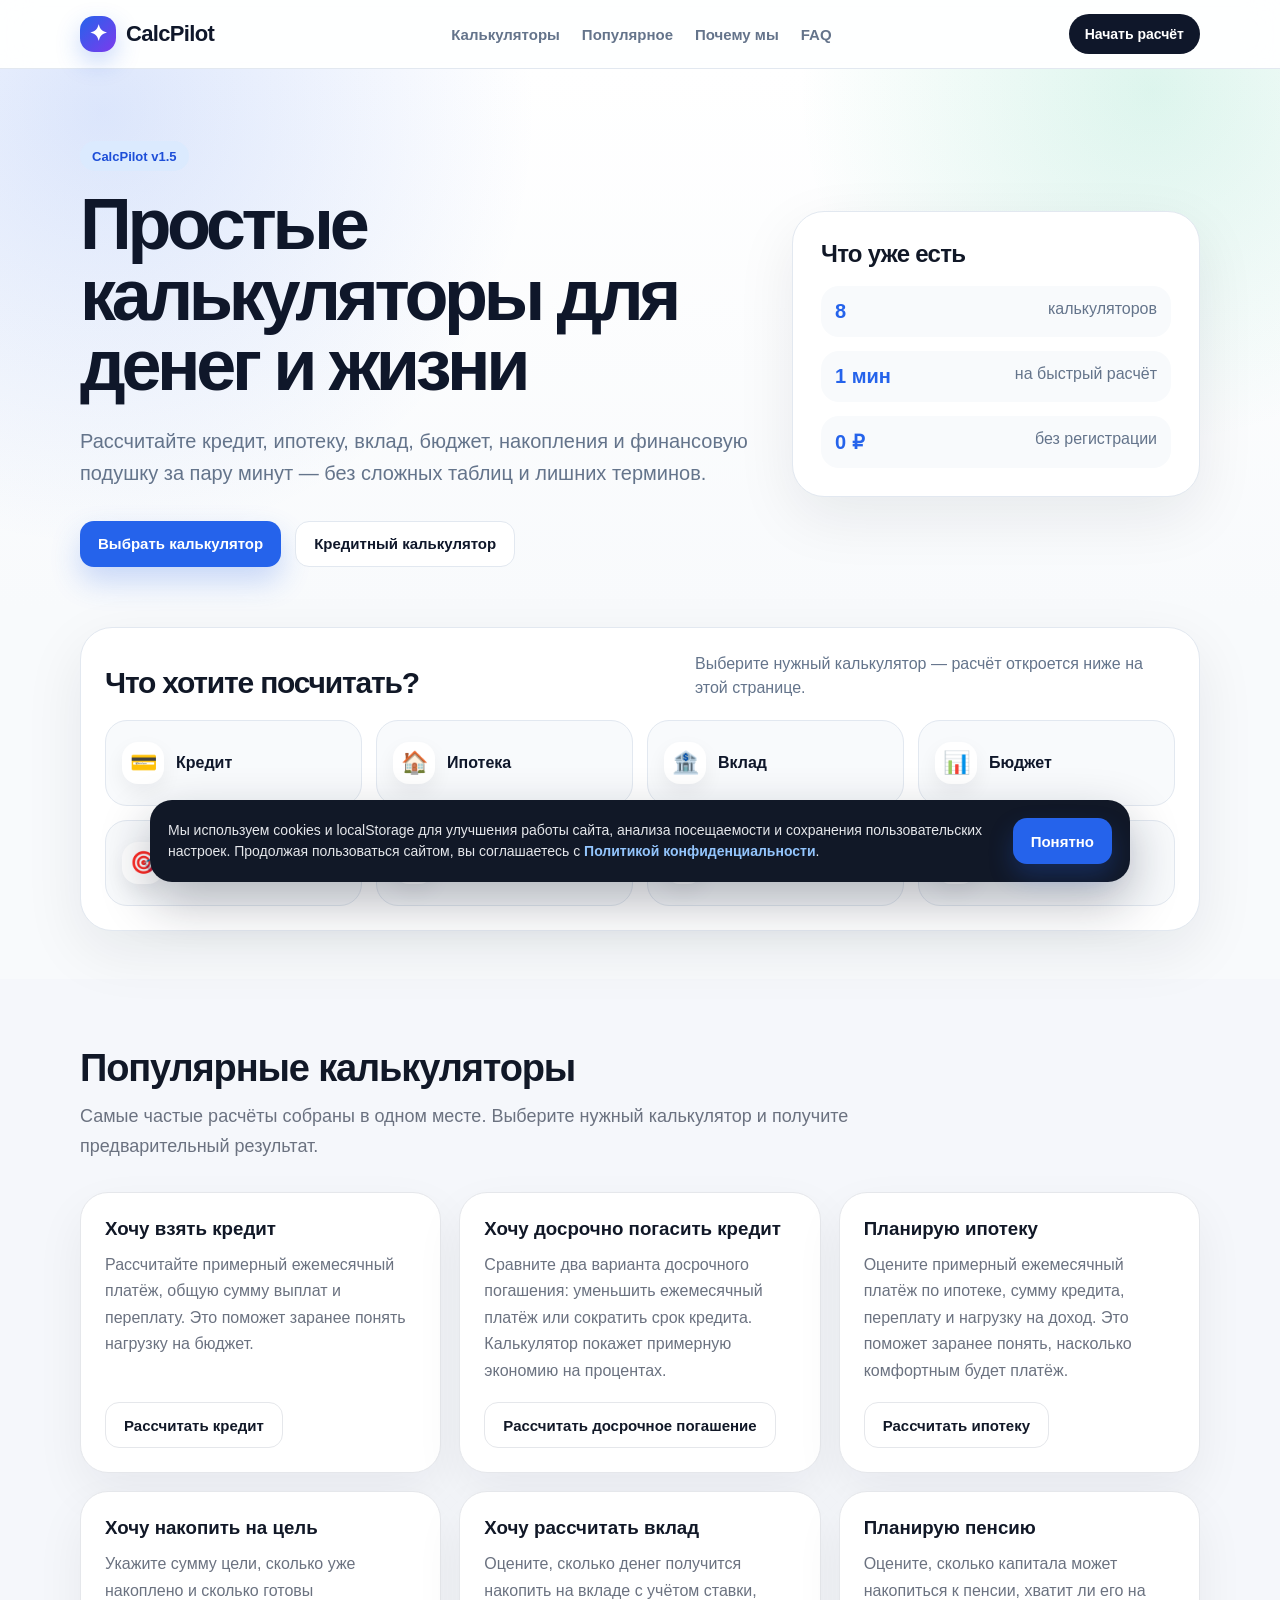
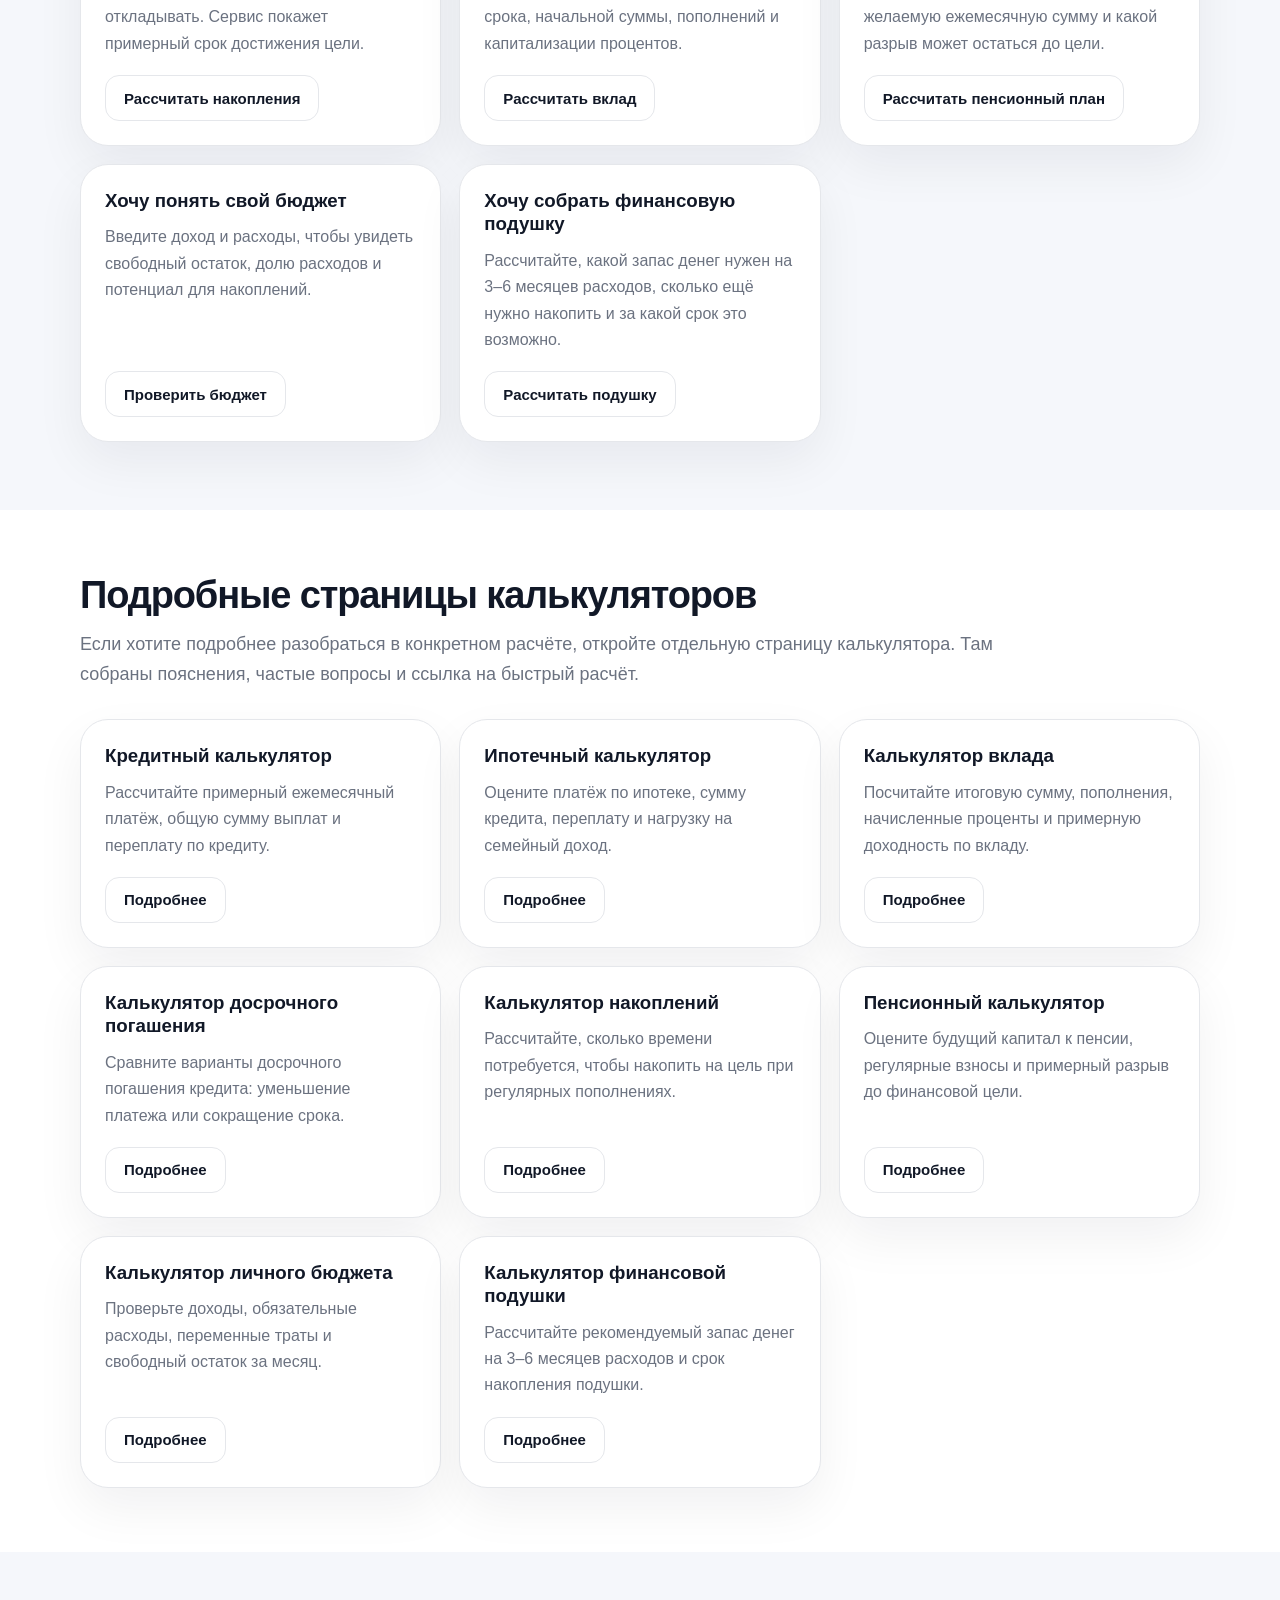
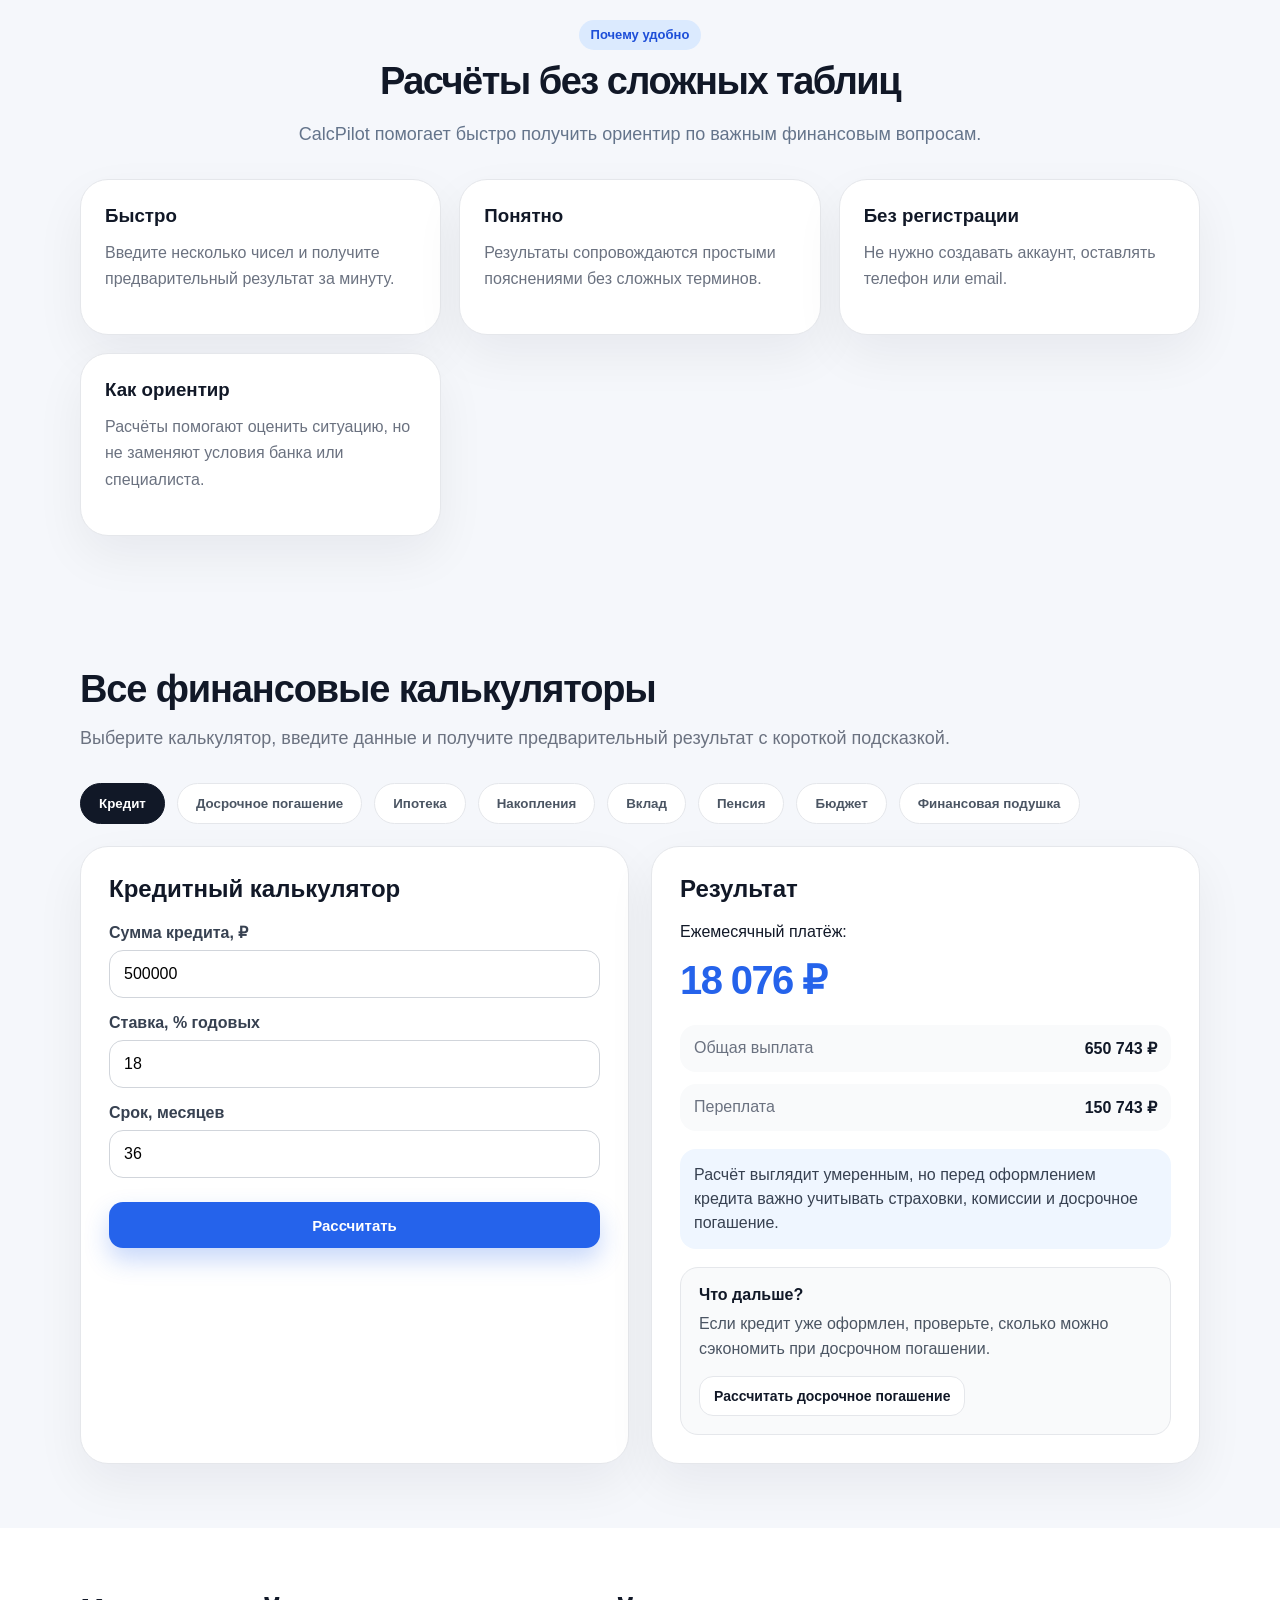
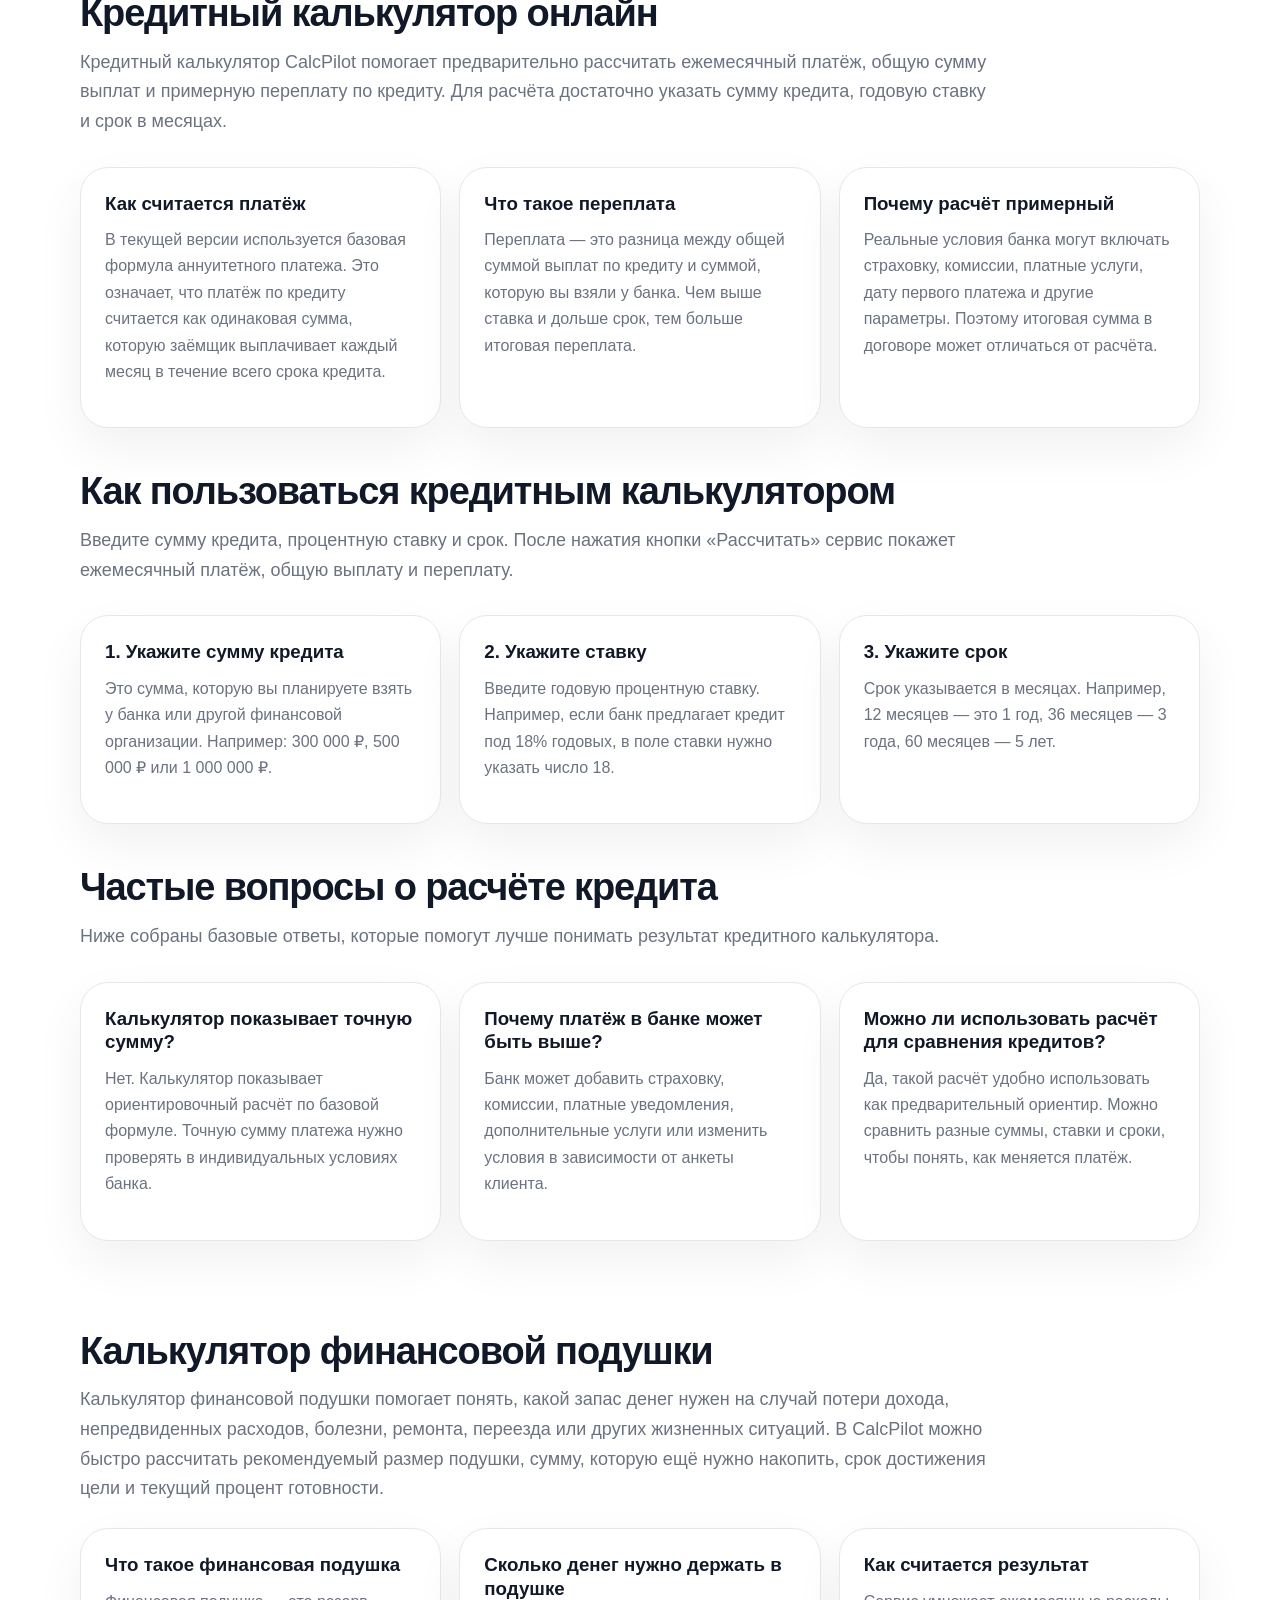
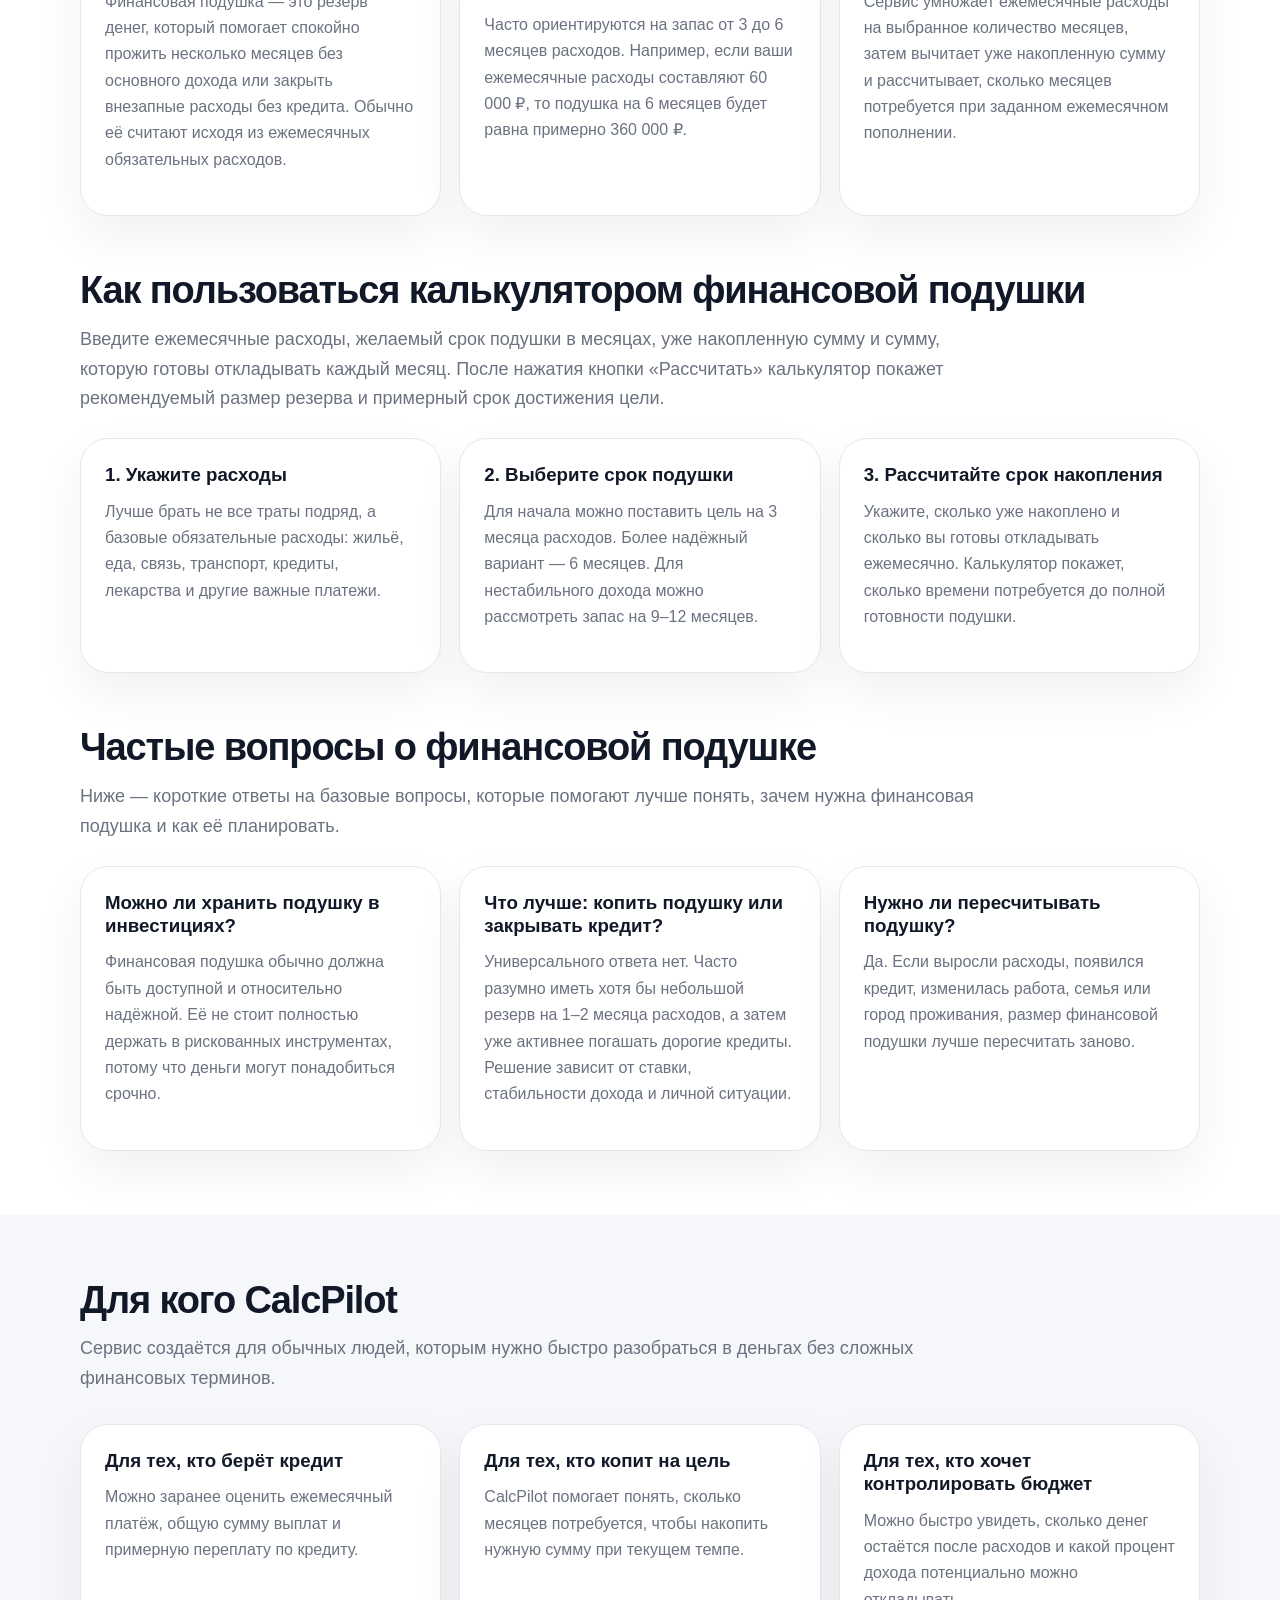
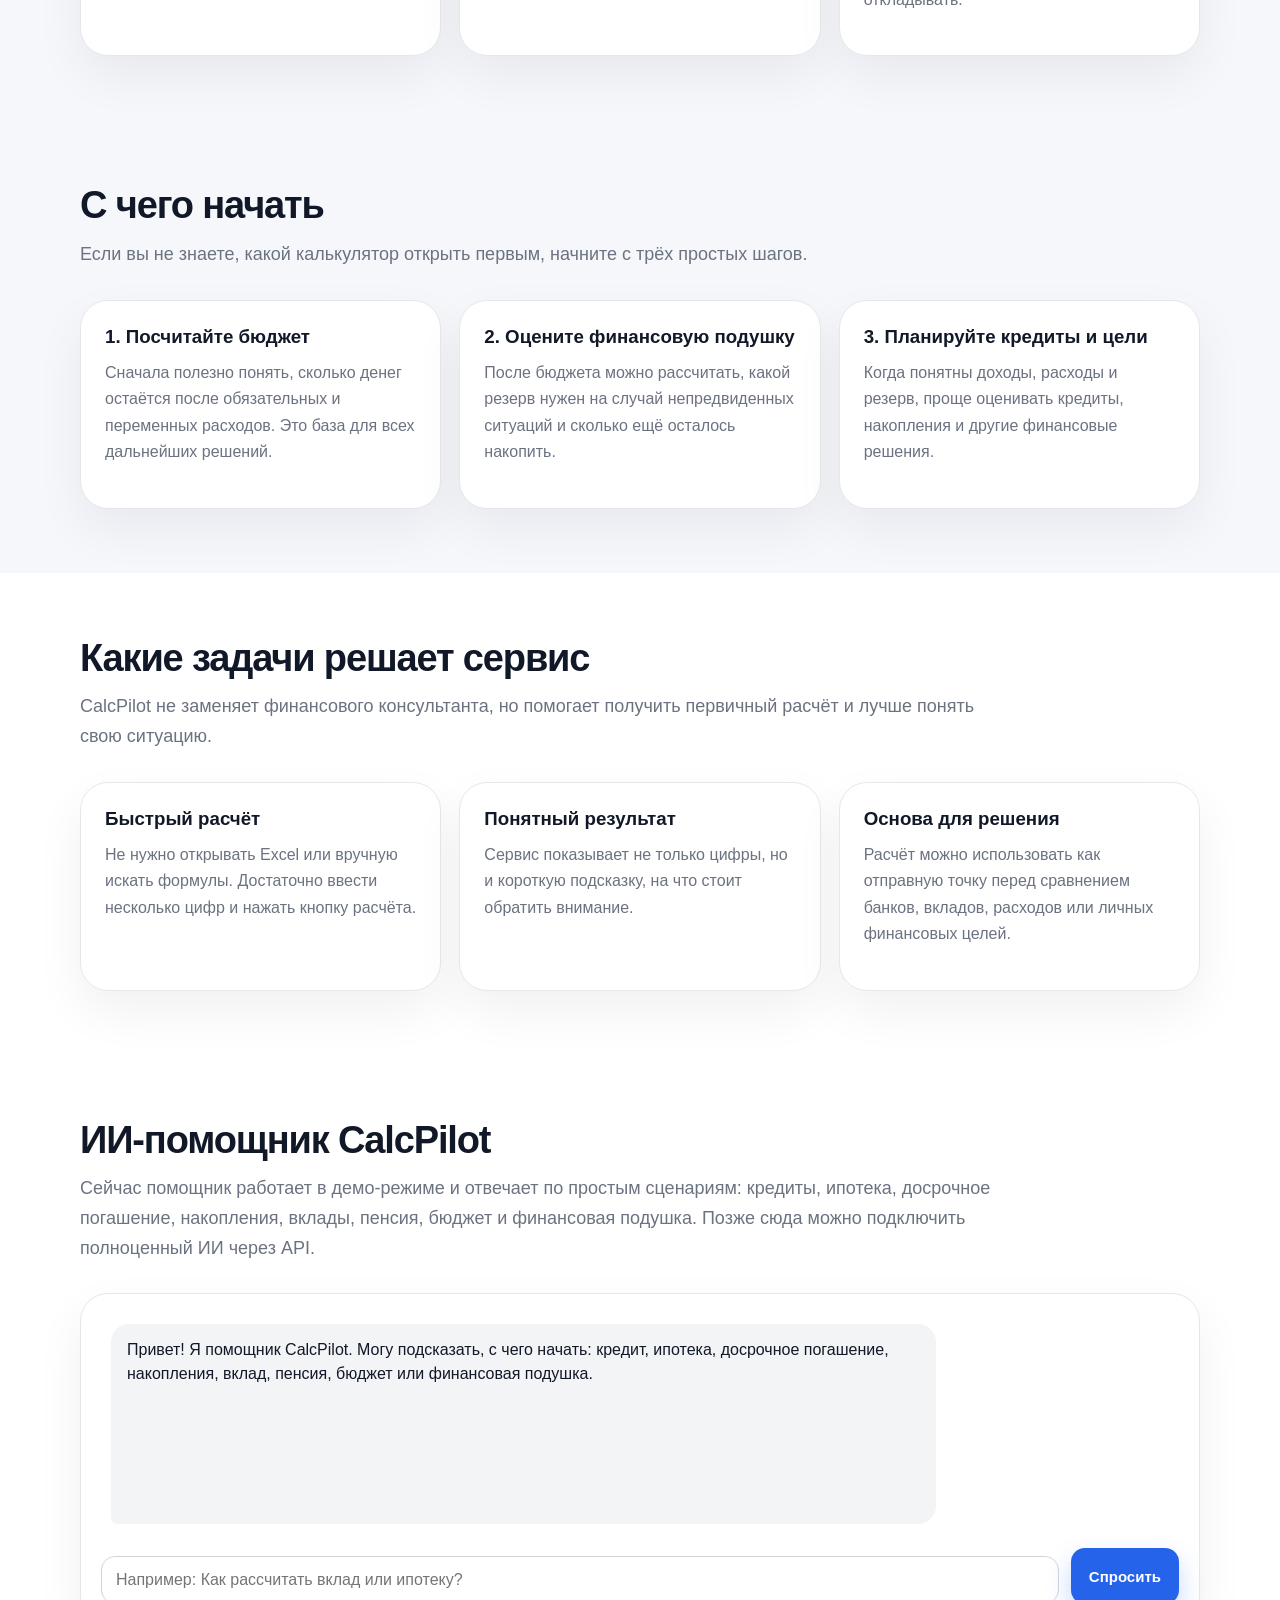
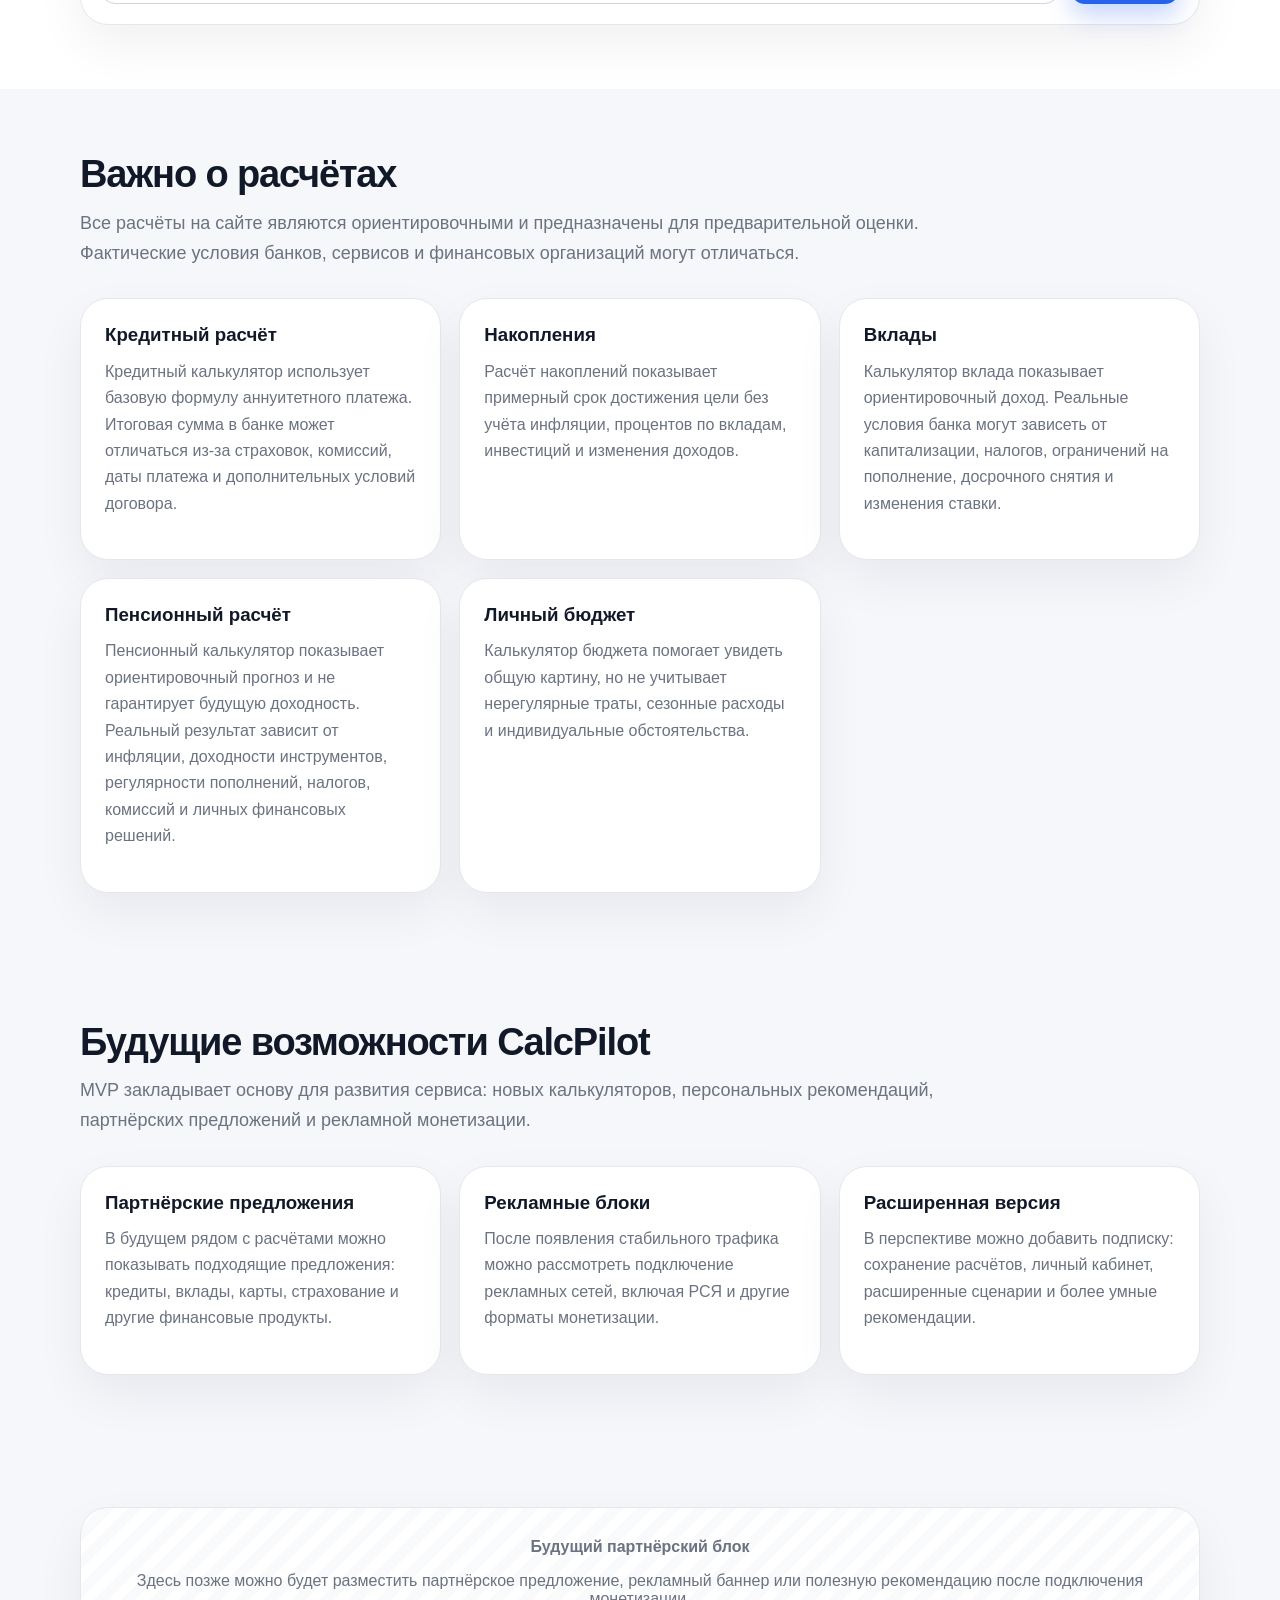
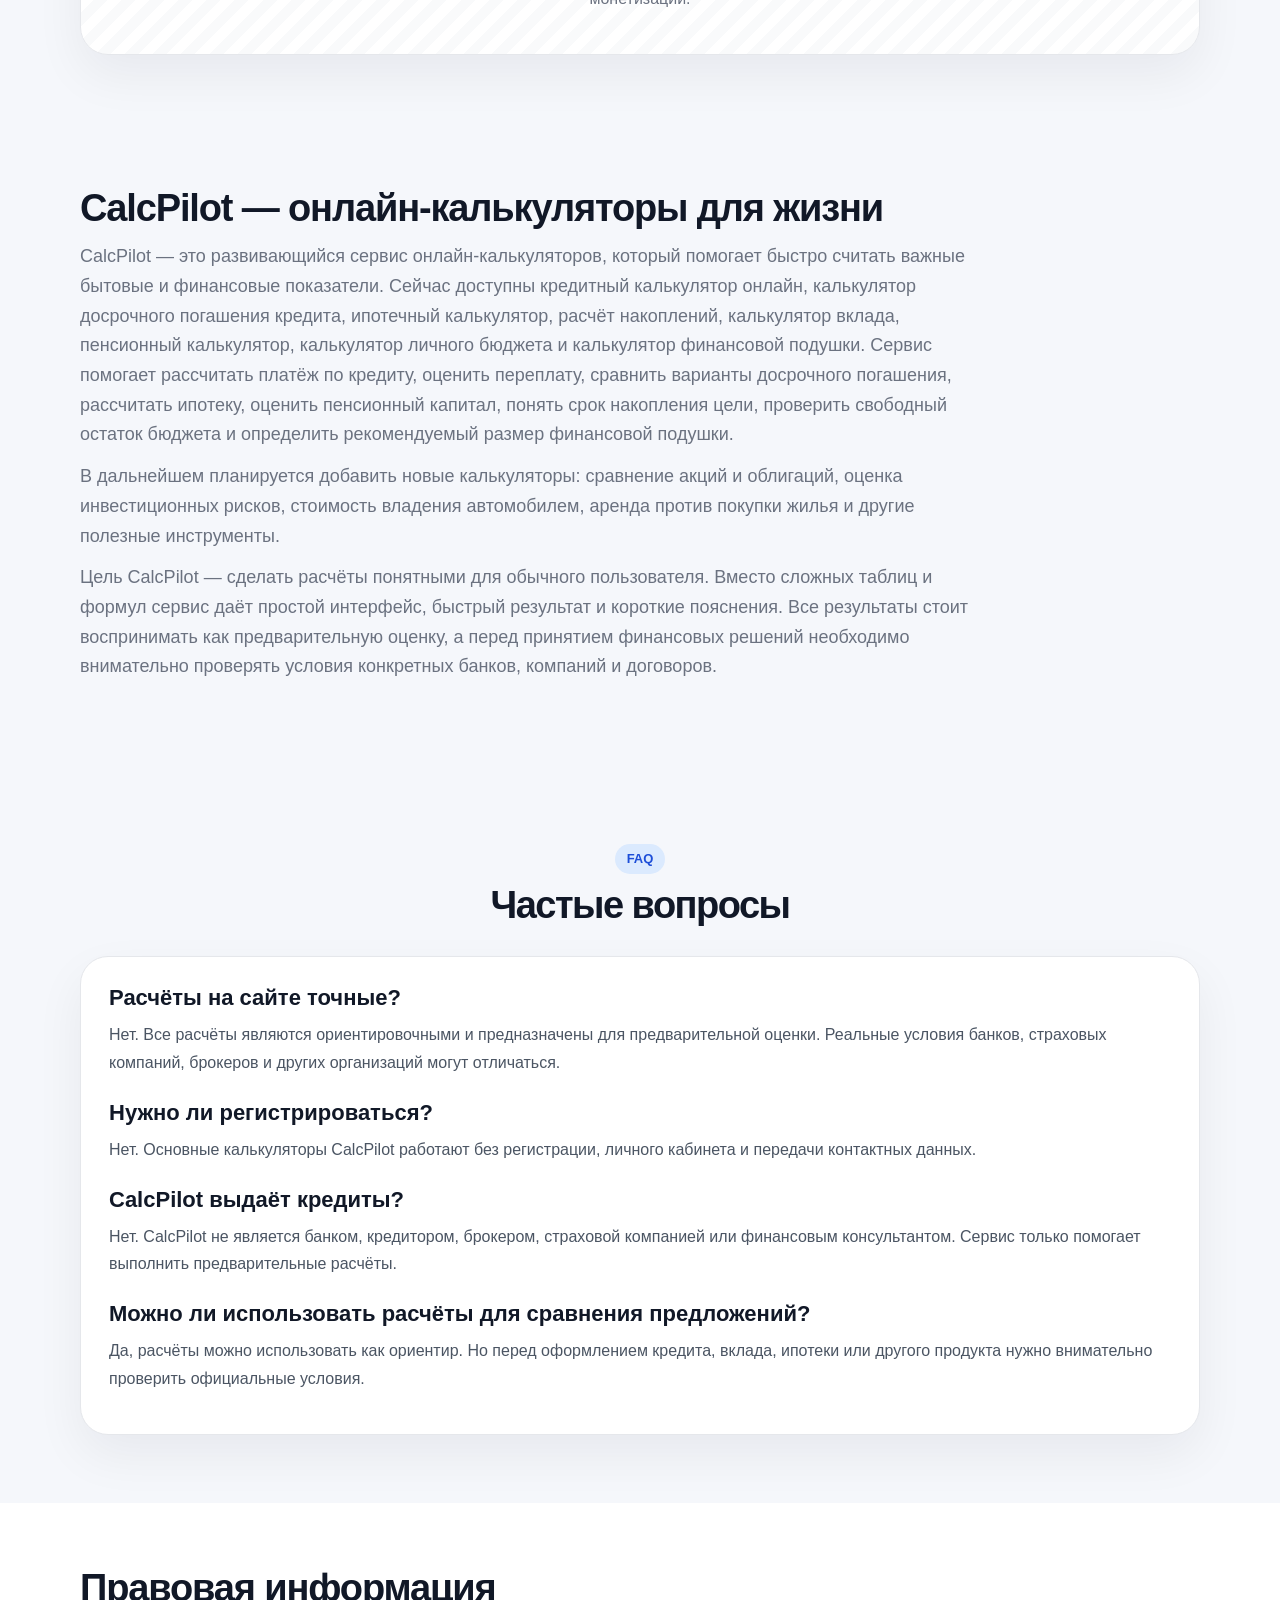
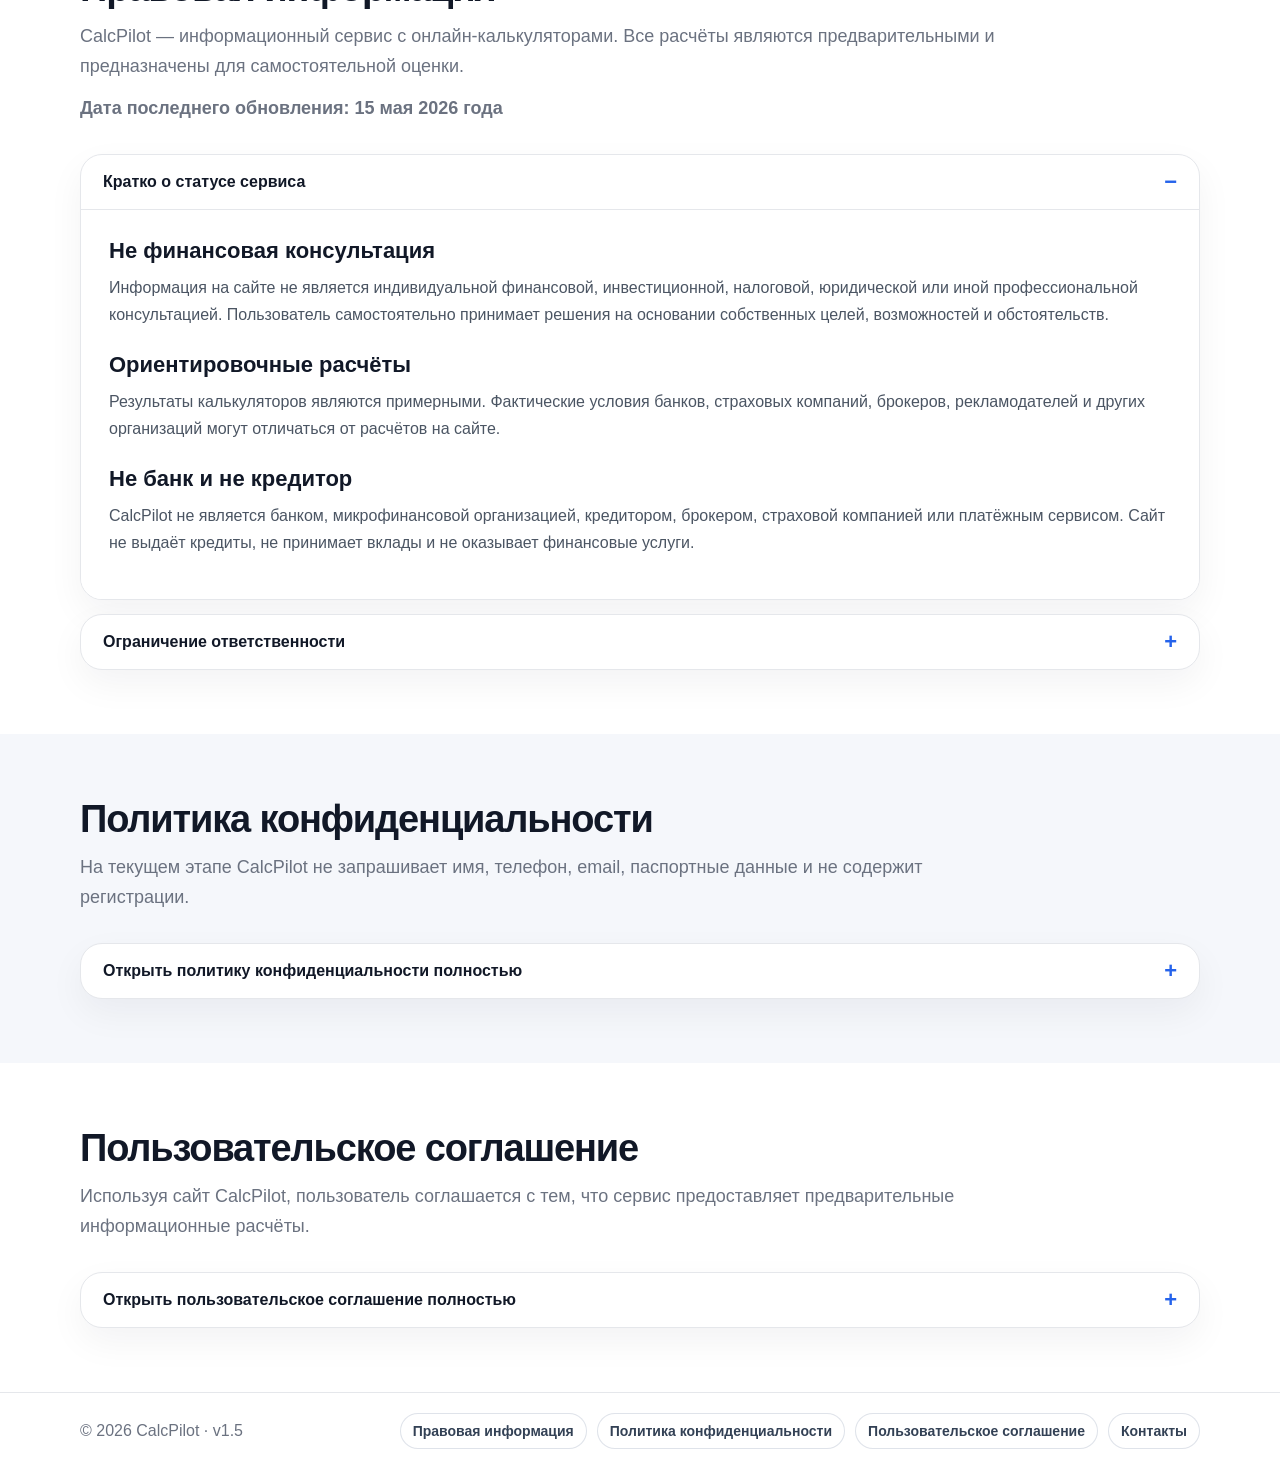
<file: index.html>
<!DOCTYPE html>
<html lang="ru">
<head>
  <meta charset="UTF-8" />
  <meta name="viewport" content="width=device-width, initial-scale=1.0" />

  <title>CalcPilot — простые калькуляторы для денег и жизни</title>

<meta
  name="description"
  content="CalcPilot — простые онлайн-калькуляторы для финансовых решений: кредит, ипотека, вклад, досрочное погашение, накопления, бюджет, пенсия и финансовая подушка."
/>

<link rel="canonical" href="https://calcpilot.ru/" />

<meta name="yandex-verification" content="e73398343e2bb71d" />

<meta name="referrer" content="strict-origin-when-cross-origin" />

<meta
  http-equiv="Content-Security-Policy"
  content="default-src 'self'; script-src 'self' 'unsafe-inline' https://mc.yandex.ru https://mc.yandex.com; style-src 'self' 'unsafe-inline'; img-src 'self' data: https://mc.yandex.ru https://mc.yandex.com; connect-src 'self' https://mc.yandex.ru https://mc.yandex.com https://mc.webvisor.org; object-src 'none'; base-uri 'self'; form-action 'self'; upgrade-insecure-requests;"
/>
  
<link rel="icon" href="/favicon.ico" sizes="any" />
<link rel="icon" type="image/png" sizes="120x120" href="/favicon-120x120.png?v=1" />
<link rel="icon" type="image/png" sizes="32x32" href="/favicon-32x32.png?v=1" />
<link rel="icon" type="image/png" sizes="16x16" href="/favicon-16x16.png?v=1" />
<link rel="apple-touch-icon" sizes="180x180" href="/apple-touch-icon.png?v=1" />
<link rel="manifest" href="/site.webmanifest" />
<link rel="shortcut icon" href="/favicon.ico" />

<link rel="stylesheet" href="style.css?v=15" />
</head>
<body>
  <!-- Yandex.Metrika counter -->
<script type="text/javascript">
    (function(m,e,t,r,i,k,a){
        m[i]=m[i]||function(){(m[i].a=m[i].a||[]).push(arguments)};
        m[i].l=1*new Date();
        for (var j = 0; j < document.scripts.length; j++) {if (document.scripts[j].src === r) { return; }}
        k=e.createElement(t),a=e.getElementsByTagName(t)[0],k.async=1,k.src=r,a.parentNode.insertBefore(k,a)
    })(window, document,'script','https://mc.yandex.ru/metrika/tag.js?id=109235181', 'ym');

    ym(109235181, 'init', {ssr:true, clickmap:true, ecommerce:"dataLayer", referrer: document.referrer, url: location.href, accurateTrackBounce:true, trackLinks:true});
</script>
<noscript><div><img src="https://mc.yandex.ru/watch/109235181" style="position:absolute; left:-9999px;" alt="" /></div></noscript>
<!-- /Yandex.Metrika counter -->

<header class="site-header">
  <div class="container header-layout">
    <a href="#top" class="brand" aria-label="CalcPilot — в начало страницы">
      <span class="brand-mark">✦</span>
      <span class="brand-text">CalcPilot</span>
    </a>

    <nav class="main-nav" aria-label="Основная навигация">
      <a href="#calculators">Калькуляторы</a>
      <a href="#popular">Популярное</a>
      <a href="#why">Почему мы</a>
      <a href="#faq">FAQ</a>
    </nav>

    <a href="#calculators" class="header-cta" data-goal="start_calculation">
      Начать расчёт
    </a>
  </div>
</header>

  <main>

  <section id="top" class="hero-v15">
  <div class="container hero-v15-layout">
    <div class="hero-v15-content">
      <div class="version-badge">CalcPilot v1.5</div>

      <h1>Простые калькуляторы для денег и жизни</h1>

      <p class="hero-lead">
        Рассчитайте кредит, ипотеку, вклад, бюджет, накопления и финансовую подушку
        за пару минут — без сложных таблиц и лишних терминов.
      </p>

      <div class="hero-actions">
        <a href="#calculators" class="btn btn-primary" data-goal="start_calculation">
          Выбрать калькулятор
        </a>

        <a href="/credit-calculator/" class="btn btn-secondary" data-goal="seo_page_click" data-calculator="credit">
          Кредитный калькулятор
        </a>
      </div>
    </div>

    <aside class="hero-summary-card" aria-label="Что можно посчитать">
      <h2>Что уже есть</h2>

      <div class="summary-list">
        <div>
          <strong>8</strong>
          <span>калькуляторов</span>
        </div>

        <div>
          <strong>1 мин</strong>
          <span>на быстрый расчёт</span>
        </div>

        <div>
          <strong>0 ₽</strong>
          <span>без регистрации</span>
        </div>
      </div>
    </aside>
  </div>
</section>
    <section class="quick-picker-section" aria-label="Быстрый выбор калькулятора">
  <div class="container">
    <div class="quick-picker">
      <div class="quick-picker-head">
        <h2>Что хотите посчитать?</h2>
        <p>Выберите нужный калькулятор — расчёт откроется ниже на этой странице.</p>
      </div>

      <div class="quick-picker-grid">
        <a href="#calculators"
           class="quick-calc-btn"
           data-goal="quick_calc_click"
           data-calculator="credit"
           onclick="activateCalculator('credit')">
          <span class="quick-icon">💳</span>
          <span>Кредит</span>
        </a>

        <a href="#calculators"
           class="quick-calc-btn"
           data-goal="quick_calc_click"
           data-calculator="mortgage"
           onclick="activateCalculator('mortgage')">
          <span class="quick-icon">🏠</span>
          <span>Ипотека</span>
        </a>

        <a href="#calculators"
           class="quick-calc-btn"
           data-goal="quick_calc_click"
           data-calculator="deposit"
           onclick="activateCalculator('deposit')">
          <span class="quick-icon">🏦</span>
          <span>Вклад</span>
        </a>

        <a href="#calculators"
           class="quick-calc-btn"
           data-goal="quick_calc_click"
           data-calculator="budget"
           onclick="activateCalculator('budget')">
          <span class="quick-icon">📊</span>
          <span>Бюджет</span>
        </a>

        <a href="#calculators"
           class="quick-calc-btn"
           data-goal="quick_calc_click"
           data-calculator="savings"
           onclick="activateCalculator('savings')">
          <span class="quick-icon">🎯</span>
          <span>Накопления</span>
        </a>

        <a href="#calculators"
           class="quick-calc-btn"
           data-goal="quick_calc_click"
           data-calculator="cushion"
           onclick="activateCalculator('cushion')">
          <span class="quick-icon">🛟</span>
          <span>Подушка</span>
        </a>

        <a href="#calculators"
           class="quick-calc-btn"
           data-goal="quick_calc_click"
           data-calculator="early"
           onclick="activateCalculator('early')">
          <span class="quick-icon">⚡</span>
          <span>Досрочное погашение</span>
        </a>

        <a href="#calculators"
           class="quick-calc-btn"
           data-goal="quick_calc_click"
           data-calculator="pension"
           onclick="activateCalculator('pension')">
          <span class="quick-icon">🌱</span>
          <span>Пенсия</span>
        </a>
      </div>
    </div>
  </div>
</section>
        <section id="popular" class="section section-v15">
      <div class="container">
        <div class="section-head">
          <h2>Популярные калькуляторы</h2>
          <p>
  Самые частые расчёты собраны в одном месте. Выберите нужный калькулятор и получите предварительный результат.
</p>
        </div>

        <div class="cards">
          <div class="info-card">
            <h3>Хочу взять кредит</h3>
            <p>
              Рассчитайте примерный ежемесячный платёж, общую сумму выплат и переплату.
              Это поможет заранее понять нагрузку на бюджет.
            </p>
           <a href="#calculators"
   class="btn secondary"
   data-goal="choose_scenario"
   data-scenario="credit"
   onclick="document.querySelector('[data-tab=credit]').click()">
  Рассчитать кредит
</a>

          </div>
          <div class="info-card">
  <h3>Хочу досрочно погасить кредит</h3>
  <p>
    Сравните два варианта досрочного погашения: уменьшить ежемесячный платёж
    или сократить срок кредита. Калькулятор покажет примерную экономию на процентах.
  </p>
  <a href="#calculators"
   class="btn secondary"
   data-goal="choose_scenario"
   data-scenario="early_repayment"
   onclick="document.querySelector('[data-tab=early]').click()">
  Рассчитать досрочное погашение
</a>
</div>
          <div class="info-card">
  <h3>Планирую ипотеку</h3>
  <p>
    Оцените примерный ежемесячный платёж по ипотеке, сумму кредита,
    переплату и нагрузку на доход. Это поможет заранее понять,
    насколько комфортным будет платёж.
  </p>
<a href="#calculators"
   class="btn secondary"
   data-goal="choose_scenario"
   data-scenario="mortgage"
   onclick="document.querySelector('[data-tab=mortgage]').click()">
  Рассчитать ипотеку
</a>
</div>

          <div class="info-card">
            <h3>Хочу накопить на цель</h3>
            <p>
              Укажите сумму цели, сколько уже накоплено и сколько готовы откладывать.
              Сервис покажет примерный срок достижения цели.
            </p>
           <a href="#calculators"
   class="btn secondary"
   data-goal="choose_scenario"
   data-scenario="savings"
   onclick="document.querySelector('[data-tab=savings]').click()">
  Рассчитать накопления
</a>

          </div>
          <div class="info-card">
  <h3>Хочу рассчитать вклад</h3>
  <p>
    Оцените, сколько денег получится накопить на вкладе с учётом ставки,
    срока, начальной суммы, пополнений и капитализации процентов.
  </p>
<a href="#calculators"
   class="btn secondary"
   data-goal="choose_scenario"
   data-scenario="deposit"
   onclick="document.querySelector('[data-tab=deposit]').click()">
  Рассчитать вклад
</a>
</div>
          
           <div class="info-card">
  <h3>Планирую пенсию</h3>
  <p>
    Оцените, сколько капитала может накопиться к пенсии, хватит ли его
    на желаемую ежемесячную сумму и какой разрыв может остаться до цели.
  </p>
 <a href="#calculators"
   class="btn secondary"
   data-goal="choose_scenario"
   data-scenario="pension"
   onclick="document.querySelector('[data-tab=pension]').click()">
  Рассчитать пенсионный план
</a>
</div>

          <div class="info-card">
            <h3>Хочу понять свой бюджет</h3>
            <p>
              Введите доход и расходы, чтобы увидеть свободный остаток,
              долю расходов и потенциал для накоплений.
            </p>
            <a href="#calculators"
   class="btn secondary"
   data-goal="choose_scenario"
   data-scenario="budget"
   onclick="document.querySelector('[data-tab=budget]').click()">
  Проверить бюджет
</a>

          </div>

          <div class="info-card">
            <h3>Хочу собрать финансовую подушку</h3>
            <p>
              Рассчитайте, какой запас денег нужен на 3–6 месяцев расходов,
              сколько ещё нужно накопить и за какой срок это возможно.
            </p>
            <a href="#calculators"
   class="btn secondary"
   data-goal="choose_scenario"
   data-scenario="cushion"
   onclick="document.querySelector('[data-tab=cushion]').click()">
  Рассчитать подушку
</a>

          </div>
        </div>
      </div>
    </section>
    <section id="seo-pages" class="section assistant-section">
  <div class="container">
    <div class="section-head">
      <h2>Подробные страницы калькуляторов</h2>
      <p>
        Если хотите подробнее разобраться в конкретном расчёте, откройте отдельную страницу калькулятора.
        Там собраны пояснения, частые вопросы и ссылка на быстрый расчёт.
      </p>
    </div>

    <div class="cards">
      <div class="info-card">
        <h3>Кредитный калькулятор</h3>
        <p>
          Рассчитайте примерный ежемесячный платёж, общую сумму выплат и переплату по кредиту.
        </p>
       <a href="/credit-calculator/"
   class="btn secondary"
   data-goal="seo_page_click"
   data-calculator="credit">
  Подробнее
</a>
      </div>

      <div class="info-card">
        <h3>Ипотечный калькулятор</h3>
        <p>
          Оцените платёж по ипотеке, сумму кредита, переплату и нагрузку на семейный доход.
        </p>
        <a href="/mortgage-calculator/"
   class="btn secondary"
   data-goal="seo_page_click"
   data-calculator="mortgage">
  Подробнее
</a>
      </div>

      <div class="info-card">
        <h3>Калькулятор вклада</h3>
        <p>
          Посчитайте итоговую сумму, пополнения, начисленные проценты и примерную доходность по вкладу.
        </p>
      <a href="/deposit-calculator/"
   class="btn secondary"
   data-goal="seo_page_click"
   data-calculator="deposit">
  Подробнее
</a>
      </div>
      <div class="info-card">
  <h3>Калькулятор досрочного погашения</h3>
  <p>
    Сравните варианты досрочного погашения кредита: уменьшение платежа или сокращение срока.
  </p>
  <a href="/early-repayment-calculator/"
     class="btn secondary"
     data-goal="seo_page_click"
     data-calculator="early_repayment">
    Подробнее
  </a>
</div>

<div class="info-card">
  <h3>Калькулятор накоплений</h3>
  <p>
    Рассчитайте, сколько времени потребуется, чтобы накопить на цель при регулярных пополнениях.
  </p>
  <a href="/savings-calculator/"
     class="btn secondary"
     data-goal="seo_page_click"
     data-calculator="savings">
    Подробнее
  </a>
</div>

<div class="info-card">
  <h3>Пенсионный калькулятор</h3>
  <p>
    Оцените будущий капитал к пенсии, регулярные взносы и примерный разрыв до финансовой цели.
  </p>
  <a href="/pension-calculator/"
     class="btn secondary"
     data-goal="seo_page_click"
     data-calculator="pension">
    Подробнее
  </a>
</div>

<div class="info-card">
  <h3>Калькулятор личного бюджета</h3>
  <p>
    Проверьте доходы, обязательные расходы, переменные траты и свободный остаток за месяц.
  </p>
  <a href="/budget-calculator/"
     class="btn secondary"
     data-goal="seo_page_click"
     data-calculator="budget">
    Подробнее
  </a>
</div>

<div class="info-card">
  <h3>Калькулятор финансовой подушки</h3>
  <p>
    Рассчитайте рекомендуемый запас денег на 3–6 месяцев расходов и срок накопления подушки.
  </p>
  <a href="/emergency-fund-calculator/"
     class="btn secondary"
     data-goal="seo_page_click"
     data-calculator="cushion">
    Подробнее
  </a>
</div>
    </div>
  </div>
</section>
    <section id="why" class="section-v15">
  <div class="container">
    <div class="section-head-centered">
      <span class="eyebrow">Почему удобно</span>
      <h2>Расчёты без сложных таблиц</h2>
      <p>
        CalcPilot помогает быстро получить ориентир по важным финансовым вопросам.
      </p>
    </div>

    <div class="cards">
      <article class="info-card">
        <h3>Быстро</h3>
        <p>Введите несколько чисел и получите предварительный результат за минуту.</p>
      </article>

      <article class="info-card">
        <h3>Понятно</h3>
        <p>Результаты сопровождаются простыми пояснениями без сложных терминов.</p>
      </article>

      <article class="info-card">
        <h3>Без регистрации</h3>
        <p>Не нужно создавать аккаунт, оставлять телефон или email.</p>
      </article>

      <article class="info-card">
        <h3>Как ориентир</h3>
        <p>Расчёты помогают оценить ситуацию, но не заменяют условия банка или специалиста.</p>
      </article>
    </div>
  </div>
</section>


    <section id="calculators" class="section">
      <div class="container">
        <div class="section-head">
          <h2>Все финансовые калькуляторы</h2>
          <p>
  Выберите калькулятор, введите данные и получите предварительный результат с короткой подсказкой.
</p>
        </div>

<div class="tabs">
  <button class="tab active"
          data-tab="credit"
          data-goal="calculator_card_click"
          data-calculator="credit">
    Кредит
  </button>

  <button class="tab"
          data-tab="early"
          data-goal="calculator_card_click"
          data-calculator="early_repayment">
    Досрочное погашение
  </button>

  <button class="tab"
          data-tab="mortgage"
          data-goal="calculator_card_click"
          data-calculator="mortgage">
    Ипотека
  </button>

  <button class="tab"
          data-tab="savings"
          data-goal="calculator_card_click"
          data-calculator="savings">
    Накопления
  </button>

  <button class="tab"
          data-tab="deposit"
          data-goal="calculator_card_click"
          data-calculator="deposit">
    Вклад
  </button>

  <button class="tab"
          data-tab="pension"
          data-goal="calculator_card_click"
          data-calculator="pension">
    Пенсия
  </button>

  <button class="tab"
          data-tab="budget"
          data-goal="calculator_card_click"
          data-calculator="budget">
    Бюджет
  </button>

  <button class="tab"
          data-tab="cushion"
          data-goal="calculator_card_click"
          data-calculator="cushion">
    Финансовая подушка
  </button>
</div>


        <div class="calculator active" id="credit">
          <div class="calc-grid">
            <div class="calc-form">
              <h3>Кредитный калькулятор</h3>

              <label>
                Сумма кредита, ₽
                <input type="number" id="creditAmount" value="500000" />
              </label>

              <label>
                Ставка, % годовых
                <input type="number" id="creditRate" value="18" />
              </label>

              <label>
                Срок, месяцев
                <input type="number" id="creditMonths" value="36" />
              </label>

              <button class="btn primary full" onclick="calculateCredit()">Рассчитать</button>
            </div>

            <div class="result-card">
              <h3>Результат</h3>
              <p>Ежемесячный платёж:</p>
              <div class="big-result" id="creditPayment">—</div>

              <div class="result-list">
                <div>
                  <span>Общая выплата</span>
                  <strong id="creditTotal">—</strong>
                </div>
                <div>
                  <span>Переплата</span>
                  <strong id="creditOverpay">—</strong>
                </div>
              </div>

              <p class="hint" id="creditHint">
                Нажмите «Рассчитать», чтобы увидеть результат.
              </p>
              <div class="next-step-card">
  <strong>Что дальше?</strong>
  <p>
    Если кредит уже оформлен, проверьте, сколько можно сэкономить при досрочном погашении.
  </p>
  <a href="#calculators"
   class="btn secondary"
   data-goal="choose_scenario"
   data-scenario="early_repayment"
   onclick="document.querySelector('[data-tab=early]').click()">
  Рассчитать досрочное погашение
</a>
</div>
            </div>
          </div>
        </div>
        
        <div class="calculator" id="early">
  <div class="calc-grid">
    <div class="calc-form">
      <h3>Калькулятор досрочного погашения</h3>

      <label>
        Остаток долга, ₽
        <input type="number" id="earlyAmount" value="500000" />
      </label>

      <label>
        Ставка, % годовых
        <input type="number" id="earlyRate" value="18" />
      </label>

      <label>
        Осталось платить, месяцев
        <input type="number" id="earlyMonths" value="36" />
      </label>

      <label>
        Сумма досрочного погашения, ₽
        <input type="number" id="earlyExtra" value="100000" />
      </label>

      <button class="btn primary full" onclick="calculateEarlyRepayment()">Рассчитать</button>
    </div>

    <div class="result-card">
      <h3>Результат</h3>
      <p>Текущий ежемесячный платёж:</p>

      <div class="big-result" id="earlyCurrentPayment">—</div>

      <div class="result-list">
        <div>
          <span>Переплата без досрочного</span>
          <strong id="earlyOldOverpay">—</strong>
        </div>

        <div>
          <span>Новый платёж при уменьшении платежа</span>
          <strong id="earlyNewPayment">—</strong>
        </div>

        <div>
          <span>Экономия при уменьшении платежа</span>
          <strong id="earlyPaymentSaving">—</strong>
        </div>

        <div>
          <span>Новый срок при уменьшении срока</span>
          <strong id="earlyNewTerm">—</strong>
        </div>

        <div>
          <span>Экономия при уменьшении срока</span>
          <strong id="earlyTermSaving">—</strong>
        </div>
      </div>

      <p class="hint" id="earlyHint">
        Нажмите «Рассчитать», чтобы увидеть результат.
      </p>
      <div class="next-step-card">
  <strong>Что дальше?</strong>
  <p>
    Сравните оба варианта: уменьшение платежа снижает ежемесячную нагрузку,
    а сокращение срока часто помогает сильнее сэкономить на процентах.
  </p>
       <a href="#calculators"
   class="btn secondary"
   data-goal="choose_scenario"
   data-scenario="budget"
   onclick="document.querySelector('[data-tab=budget]').click()">
  Проверить бюджет
</a>
</div>
    </div>
  </div>
</div>
        <div class="calculator" id="mortgage">
  <div class="calc-grid">
    <div class="calc-form">
      <h3>Ипотечный калькулятор</h3>

      <label>
        Стоимость жилья, ₽
        <input type="number" id="mortgagePrice" value="6000000" />
      </label>

      <label>
        Первоначальный взнос, ₽
        <input type="number" id="mortgageDown" value="1200000" />
      </label>

      <label>
        Ставка, % годовых
        <input type="number" id="mortgageRate" value="16" />
      </label>

      <label>
        Срок, лет
        <input type="number" id="mortgageYears" value="20" />
      </label>

      <label>
        Доход семьи в месяц, ₽
        <input type="number" id="mortgageIncome" value="150000" />
      </label>

      <button class="btn primary full" onclick="calculateMortgage()">Рассчитать</button>
    </div>

    <div class="result-card">
      <h3>Результат</h3>
      <p>Ежемесячный платёж:</p>
      <div class="big-result" id="mortgagePayment">—</div>

      <div class="result-list">
        <div>
          <span>Сумма кредита</span>
          <strong id="mortgageLoan">—</strong>
        </div>
        <div>
          <span>Общая выплата</span>
          <strong id="mortgageTotal">—</strong>
        </div>
        <div>
          <span>Переплата</span>
          <strong id="mortgageOverpay">—</strong>
        </div>
        <div>
          <span>Нагрузка на доход</span>
          <strong id="mortgageLoad">—</strong>
        </div>
      </div>

      <p class="hint" id="mortgageHint">
        Нажмите «Рассчитать», чтобы увидеть результат.
      </p>
      <div class="next-step-card">
  <strong>Что дальше?</strong>
  <p>
    Перед ипотекой полезно проверить личный бюджет и понять,
    останется ли запас после ежемесячного платежа.
  </p>
  <a href="#calculators"
   class="btn secondary"
   data-goal="choose_scenario"
   data-scenario="budget"
   onclick="document.querySelector('[data-tab=budget]').click()">
  Проверить бюджет
</a>
</div>
    </div>
  </div>
</div>

        <div class="calculator" id="savings">
          <div class="calc-grid">
            <div class="calc-form">
              <h3>Калькулятор накоплений</h3>

              <label>
                Цель, ₽
                <input type="number" id="savingsGoal" value="300000" />
              </label>

              <label>
                Уже накоплено, ₽
                <input type="number" id="savingsCurrent" value="50000" />
              </label>

              <label>
                Ежемесячно откладывать, ₽
                <input type="number" id="savingsMonthly" value="25000" />
              </label>

              <button class="btn primary full" onclick="calculateSavings()">Рассчитать</button>
            </div>

            <div class="result-card">
              <h3>Результат</h3>
              <p>До цели осталось:</p>
              <div class="big-result" id="savingsMonths">—</div>

              <div class="result-list">
                <div>
                  <span>Нужно накопить ещё</span>
                  <strong id="savingsLeft">—</strong>
                </div>
                <div>
                  <span>Примерная дата достижения</span>
                  <strong id="savingsDate">—</strong>
                </div>
              </div>

              <p class="hint" id="savingsHint">
                Нажмите «Рассчитать», чтобы увидеть результат.
              </p>
              <div class="next-step-card">
  <strong>Что дальше?</strong>
  <p>
    Если цель долгосрочная, можно сравнить обычное накопление с вкладом
    и посмотреть примерный процентный доход.
  </p>
 <a href="#calculators"
   class="btn secondary"
   data-goal="choose_scenario"
   data-scenario="deposit"
   onclick="document.querySelector('[data-tab=deposit]').click()">
  Рассчитать вклад
</a>
</div>
            </div>
          </div>
        </div>
        <div class="calculator" id="deposit">
  <div class="calc-grid">
    <div class="calc-form">
      <h3>Калькулятор вклада</h3>

      <label>
        Начальная сумма, ₽
        <input type="number" id="depositStart" value="300000" />
      </label>

      <label>
        Ежемесячное пополнение, ₽
        <input type="number" id="depositMonthly" value="20000" />
      </label>

      <label>
        Ставка, % годовых
        <input type="number" id="depositRate" value="12" />
      </label>

      <label>
        Срок, месяцев
        <input type="number" id="depositMonths" value="24" />
      </label>

      <label>
        Капитализация процентов
        <select id="depositCapitalization">
          <option value="monthly" selected>Ежемесячная</option>
          <option value="none">Без капитализации</option>
        </select>
      </label>

      <button class="btn primary full" onclick="calculateDeposit()">Рассчитать</button>
    </div>

    <div class="result-card">
      <h3>Результат</h3>
      <p>Итоговая сумма:</p>
      <div class="big-result" id="depositTotal">—</div>

      <div class="result-list">
        <div>
          <span>Начальная сумма</span>
          <strong id="depositStartResult">—</strong>
        </div>
        <div>
          <span>Собственные пополнения</span>
          <strong id="depositContributions">—</strong>
        </div>
        <div>
          <span>Начисленные проценты</span>
          <strong id="depositInterest">—</strong>
        </div>
        <div>
          <span>Доходность к своим деньгам</span>
          <strong id="depositYield">—</strong>
        </div>
      </div>

      <p class="hint" id="depositHint">
        Нажмите «Рассчитать», чтобы увидеть результат.
      </p>
      <div class="next-step-card">
  <strong>Что дальше?</strong>
  <p>
    Сравните разные сроки, ставки и капитализацию. Если вклад нужен под конкретную цель,
    проверьте срок её достижения в калькуляторе накоплений.
  </p>
  <a href="#calculators"
   class="btn secondary"
   data-goal="choose_scenario"
   data-scenario="savings"
   onclick="document.querySelector('[data-tab=savings]').click()">
  Рассчитать накопления
</a>
</div>
    </div>
  </div>
</div>
        <div class="calculator" id="pension">
  <div class="calc-grid">
    <div class="calc-form">
      <h3>Пенсионный калькулятор</h3>

      <label>
        Текущий возраст
        <input type="number" id="pensionAge" value="35" />
      </label>

      <label>
        Возраст выхода на пенсию
        <input type="number" id="pensionRetireAge" value="65" />
      </label>

      <label>
        Уже накоплено, ₽
        <input type="number" id="pensionCurrent" value="300000" />
      </label>

      <label>
        Ежемесячно откладывать, ₽
        <input type="number" id="pensionMonthly" value="15000" />
      </label>

      <label>
        Желаемая пенсия в месяц, ₽
        <input type="number" id="pensionDesired" value="60000" />
      </label>

      <label>
        Ожидаемая доходность, % годовых
        <input type="number" id="pensionReturn" value="7" />
      </label>

      <label>
        Инфляция, % годовых
        <input type="number" id="pensionInflation" value="5" />
      </label>

      <button class="btn primary full" onclick="calculatePension()">Рассчитать</button>
    </div>

    <div class="result-card">
      <h3>Результат</h3>
      <p>Прогноз капитала к пенсии:</p>
      <div class="big-result" id="pensionCapital">—</div>

      <div class="result-list">
        <div>
          <span>До пенсии осталось</span>
          <strong id="pensionYearsLeft">—</strong>
        </div>
        <div>
          <span>Целевой капитал</span>
          <strong id="pensionTarget">—</strong>
        </div>
        <div>
          <span>Разрыв до цели</span>
          <strong id="pensionGap">—</strong>
        </div>
        <div>
          <span>Готовность плана</span>
          <strong id="pensionProgress">—</strong>
        </div>
      </div>

      <p class="hint" id="pensionHint">
        Нажмите «Рассчитать», чтобы увидеть результат.
      </p>
      <div class="next-step-card">
  <strong>Что дальше?</strong>
  <p>
    Если до пенсионной цели есть разрыв, попробуйте увеличить ежемесячное пополнение
    или рассмотреть вклад как один из консервативных инструментов.
  </p>
  <a href="#calculators"
   class="btn secondary"
   data-goal="choose_scenario"
   data-scenario="deposit"
   onclick="document.querySelector('[data-tab=deposit]').click()">
  Рассчитать вклад
</a>
</div>
    </div>
  </div>
</div>

        <div class="calculator" id="budget">
          <div class="calc-grid">
            <div class="calc-form">
              <h3>Калькулятор личного бюджета</h3>

              <label>
                Доход в месяц, ₽
                <input type="number" id="budgetIncome" value="100000" />
              </label>

              <label>
                Обязательные расходы, ₽
                <input type="number" id="budgetFixed" value="50000" />
              </label>

              <label>
                Переменные расходы, ₽
                <input type="number" id="budgetVariable" value="25000" />
              </label>

              <button class="btn primary full" onclick="calculateBudget()">Рассчитать</button>
            </div>

            <div class="result-card">
              <h3>Результат</h3>
              <p>Свободный остаток:</p>
              <div class="big-result" id="budgetFree">—</div>

              <div class="result-list">
                <div>
                  <span>Доля расходов</span>
                  <strong id="budgetSpendRate">—</strong>
                </div>
                <div>
                  <span>Потенциал накоплений</span>
                  <strong id="budgetSaveRate">—</strong>
                </div>
              </div>

              <p class="hint" id="budgetHint">
                Нажмите «Рассчитать», чтобы увидеть результат.
              </p>
              <div class="next-step-card">
  <strong>Что дальше?</strong>
  <p>
    Если есть свободный остаток, первым шагом часто становится финансовая подушка
    на 3–6 месяцев расходов.
  </p>
  <a href="#calculators"
   class="btn secondary"
   data-goal="choose_scenario"
   data-scenario="cushion"
   onclick="document.querySelector('[data-tab=cushion]').click()">
  Рассчитать подушку
</a>
</div>
            </div>
          </div>
        </div>
           <div class="calculator" id="cushion">
          <div class="calc-grid">
            <div class="calc-form">
              <h3>Калькулятор финансовой подушки</h3>

              <label>
                Ежемесячные расходы, ₽
                <input type="number" id="cushionExpenses" value="60000" />
              </label>

              <label>
                На сколько месяцев нужна подушка
                <input type="number" id="cushionMonths" value="6" />
              </label>

              <label>
                Уже накоплено, ₽
                <input type="number" id="cushionCurrent" value="50000" />
              </label>

              <label>
                Ежемесячно откладывать, ₽
                <input type="number" id="cushionMonthly" value="20000" />
              </label>

              <button class="btn primary full" onclick="calculateCushion()">Рассчитать</button>
            </div>

            <div class="result-card">
              <h3>Результат</h3>
              <p>Рекомендуемый размер подушки:</p>

              <div class="big-result" id="cushionTarget">—</div>

              <div class="result-list">
                <div>
                  <span>Нужно накопить ещё</span>
                  <strong id="cushionLeft">—</strong>
                </div>

                <div>
                  <span>Срок достижения</span>
                  <strong id="cushionTime">—</strong>
                </div>

                <div>
                  <span>Готовность подушки</span>
                  <strong id="cushionProgress">—</strong>
                </div>
              </div>

              <p class="hint" id="cushionHint">
                Нажмите «Рассчитать», чтобы увидеть результат.
              </p>
              <div class="next-step-card">
  <strong>Что дальше?</strong>
  <p>
    Если подушка ещё не собрана, проверьте бюджет и найдите комфортную сумму,
    которую можно откладывать каждый месяц.
  </p>
  <a href="#calculators"
   class="btn secondary"
   data-goal="choose_scenario"
   data-scenario="budget"
   onclick="document.querySelector('[data-tab=budget]').click()">
  Проверить бюджет
</a>
</div>
            </div>
          </div>
        </div>

      </div>
    </section>
    <section id="credit-guide" class="section assistant-section">
      <div class="container">
        <div class="section-head">
          <h2>Кредитный калькулятор онлайн</h2>
          <p>
            Кредитный калькулятор CalcPilot помогает предварительно рассчитать
            ежемесячный платёж, общую сумму выплат и примерную переплату по кредиту.
            Для расчёта достаточно указать сумму кредита, годовую ставку и срок в месяцах.
          </p>
        </div>

        <div class="cards">
          <div class="info-card">
            <h3>Как считается платёж</h3>
            <p>
              В текущей версии используется базовая формула аннуитетного платежа.
              Это означает, что платёж по кредиту считается как одинаковая сумма,
              которую заёмщик выплачивает каждый месяц в течение всего срока кредита.
            </p>
          </div>

          <div class="info-card">
            <h3>Что такое переплата</h3>
            <p>
              Переплата — это разница между общей суммой выплат по кредиту
              и суммой, которую вы взяли у банка. Чем выше ставка и дольше срок,
              тем больше итоговая переплата.
            </p>
          </div>

          <div class="info-card">
            <h3>Почему расчёт примерный</h3>
            <p>
              Реальные условия банка могут включать страховку, комиссии,
              платные услуги, дату первого платежа и другие параметры.
              Поэтому итоговая сумма в договоре может отличаться от расчёта.
            </p>
          </div>
        </div>

        <div class="section-head" style="margin-top: 42px;">
          <h2>Как пользоваться кредитным калькулятором</h2>
          <p>
            Введите сумму кредита, процентную ставку и срок. После нажатия кнопки
            «Рассчитать» сервис покажет ежемесячный платёж, общую выплату и переплату.
          </p>
        </div>

        <div class="cards">
          <div class="info-card">
            <h3>1. Укажите сумму кредита</h3>
            <p>
              Это сумма, которую вы планируете взять у банка или другой финансовой организации.
              Например: 300 000 ₽, 500 000 ₽ или 1 000 000 ₽.
            </p>
          </div>

          <div class="info-card">
            <h3>2. Укажите ставку</h3>
            <p>
              Введите годовую процентную ставку. Например, если банк предлагает кредит
              под 18% годовых, в поле ставки нужно указать число 18.
            </p>
          </div>

          <div class="info-card">
            <h3>3. Укажите срок</h3>
            <p>
              Срок указывается в месяцах. Например, 12 месяцев — это 1 год,
              36 месяцев — 3 года, 60 месяцев — 5 лет.
            </p>
          </div>
        </div>

        <div class="section-head" style="margin-top: 42px;">
          <h2>Частые вопросы о расчёте кредита</h2>
          <p>
            Ниже собраны базовые ответы, которые помогут лучше понимать результат
            кредитного калькулятора.
          </p>
        </div>

        <div class="cards">
          <div class="info-card">
            <h3>Калькулятор показывает точную сумму?</h3>
            <p>
              Нет. Калькулятор показывает ориентировочный расчёт по базовой формуле.
              Точную сумму платежа нужно проверять в индивидуальных условиях банка.
            </p>
          </div>

          <div class="info-card">
            <h3>Почему платёж в банке может быть выше?</h3>
            <p>
              Банк может добавить страховку, комиссии, платные уведомления,
              дополнительные услуги или изменить условия в зависимости от анкеты клиента.
            </p>
          </div>

          <div class="info-card">
            <h3>Можно ли использовать расчёт для сравнения кредитов?</h3>
            <p>
              Да, такой расчёт удобно использовать как предварительный ориентир.
              Можно сравнить разные суммы, ставки и сроки, чтобы понять, как меняется платёж.
            </p>
          </div>
        </div>
      </div>
    </section>
<section id="cushion-guide" class="section assistant-section">
  <div class="container">
    <div class="section-head">
      <h2>Калькулятор финансовой подушки</h2>
      <p>
        Калькулятор финансовой подушки помогает понять, какой запас денег нужен
        на случай потери дохода, непредвиденных расходов, болезни, ремонта,
        переезда или других жизненных ситуаций. В CalcPilot можно быстро рассчитать
        рекомендуемый размер подушки, сумму, которую ещё нужно накопить, срок достижения
        цели и текущий процент готовности.
      </p>
    </div>

    <div class="cards">
      <div class="info-card">
        <h3>Что такое финансовая подушка</h3>
        <p>
          Финансовая подушка — это резерв денег, который помогает спокойно прожить
          несколько месяцев без основного дохода или закрыть внезапные расходы без кредита.
          Обычно её считают исходя из ежемесячных обязательных расходов.
        </p>
      </div>

      <div class="info-card">
        <h3>Сколько денег нужно держать в подушке</h3>
        <p>
          Часто ориентируются на запас от 3 до 6 месяцев расходов. Например, если ваши
          ежемесячные расходы составляют 60 000 ₽, то подушка на 6 месяцев будет равна
          примерно 360 000 ₽.
        </p>
      </div>

      <div class="info-card">
        <h3>Как считается результат</h3>
        <p>
          Сервис умножает ежемесячные расходы на выбранное количество месяцев,
          затем вычитает уже накопленную сумму и рассчитывает, сколько месяцев потребуется
          при заданном ежемесячном пополнении.
        </p>
      </div>
    </div>

    <div class="section-head">
      
      <h2>Как пользоваться калькулятором финансовой подушки</h2>
      <p>
        Введите ежемесячные расходы, желаемый срок подушки в месяцах, уже накопленную сумму
        и сумму, которую готовы откладывать каждый месяц. После нажатия кнопки «Рассчитать»
        калькулятор покажет рекомендуемый размер резерва и примерный срок достижения цели.
      </p>
    </div>

        <div class="cards">
      <div class="info-card">
        <h3>1. Укажите расходы</h3>
        <p>
          Лучше брать не все траты подряд, а базовые обязательные расходы:
          жильё, еда, связь, транспорт, кредиты, лекарства и другие важные платежи.
        </p>
      </div>

      <div class="info-card">
        <h3>2. Выберите срок подушки</h3>
        <p>
          Для начала можно поставить цель на 3 месяца расходов. Более надёжный вариант —
          6 месяцев. Для нестабильного дохода можно рассмотреть запас на 9–12 месяцев.
        </p>
      </div>

      <div class="info-card">
        <h3>3. Рассчитайте срок накопления</h3>
        <p>
          Укажите, сколько уже накоплено и сколько вы готовы откладывать ежемесячно.
          Калькулятор покажет, сколько времени потребуется до полной готовности подушки.
        </p>
      </div>
    </div>

    <div class="section-head">
      <h2>Частые вопросы о финансовой подушке</h2>

      <p>
        Ниже — короткие ответы на базовые вопросы, которые помогают лучше понять,
        зачем нужна финансовая подушка и как её планировать.
      </p>
    </div>

    <div class="cards">
      <div class="info-card">
        <h3>Можно ли хранить подушку в инвестициях?</h3>
        <p>
          Финансовая подушка обычно должна быть доступной и относительно надёжной.
          Её не стоит полностью держать в рискованных инструментах, потому что деньги
          могут понадобиться срочно.
        </p>
      </div>

      <div class="info-card">
        <h3>Что лучше: копить подушку или закрывать кредит?</h3>
        <p>
          Универсального ответа нет. Часто разумно иметь хотя бы небольшой резерв
          на 1–2 месяца расходов, а затем уже активнее погашать дорогие кредиты.
          Решение зависит от ставки, стабильности дохода и личной ситуации.
        </p>
      </div>

      <div class="info-card">
        <h3>Нужно ли пересчитывать подушку?</h3>
        <p>
          Да. Если выросли расходы, появился кредит, изменилась работа, семья или город
          проживания, размер финансовой подушки лучше пересчитать заново.
        </p>
      </div>
    </div>
  </div>
</section>
    <section id="for-whom" class="section">
      <div class="container">
        <div class="section-head">
          <h2>Для кого CalcPilot</h2>
          <p>
            Сервис создаётся для обычных людей, которым нужно быстро разобраться
            в деньгах без сложных финансовых терминов.
          </p>
        </div>

        <div class="cards">
          <div class="info-card">
            <h3>Для тех, кто берёт кредит</h3>
            <p>
              Можно заранее оценить ежемесячный платёж, общую сумму выплат
              и примерную переплату по кредиту.
            </p>
          </div>

          <div class="info-card">
            <h3>Для тех, кто копит на цель</h3>
            <p>
              CalcPilot помогает понять, сколько месяцев потребуется,
              чтобы накопить нужную сумму при текущем темпе.
            </p>
          </div>

          <div class="info-card">
            <h3>Для тех, кто хочет контролировать бюджет</h3>
            <p>
              Можно быстро увидеть, сколько денег остаётся после расходов
              и какой процент дохода потенциально можно откладывать.
            </p>
          </div>
        </div>
      </div>
    </section>
    <section id="start" class="section">
      <div class="container">
        <div class="section-head">
          <h2>С чего начать</h2>
          <p>
            Если вы не знаете, какой калькулятор открыть первым, начните с трёх простых шагов.
          </p>
        </div>

        <div class="cards">
          <div class="info-card">
            <h3>1. Посчитайте бюджет</h3>
            <p>
              Сначала полезно понять, сколько денег остаётся после обязательных
              и переменных расходов. Это база для всех дальнейших решений.
            </p>
          </div>

          <div class="info-card">
            <h3>2. Оцените финансовую подушку</h3>
            <p>
              После бюджета можно рассчитать, какой резерв нужен на случай
              непредвиденных ситуаций и сколько ещё осталось накопить.
            </p>
          </div>

          <div class="info-card">
            <h3>3. Планируйте кредиты и цели</h3>
            <p>
              Когда понятны доходы, расходы и резерв, проще оценивать кредиты,
              накопления и другие финансовые решения.
            </p>
          </div>
        </div>
      </div>
    </section>
    <section id="tasks" class="section assistant-section">
      <div class="container">
        <div class="section-head">
          <h2>Какие задачи решает сервис</h2>
          <p>
            CalcPilot не заменяет финансового консультанта, но помогает получить
            первичный расчёт и лучше понять свою ситуацию.
          </p>
        </div>

        <div class="cards">
          <div class="info-card">
            <h3>Быстрый расчёт</h3>
            <p>
              Не нужно открывать Excel или вручную искать формулы. Достаточно
              ввести несколько цифр и нажать кнопку расчёта.
            </p>
          </div>

          <div class="info-card">
            <h3>Понятный результат</h3>
            <p>
              Сервис показывает не только цифры, но и короткую подсказку,
              на что стоит обратить внимание.
            </p>
          </div>

          <div class="info-card">
            <h3>Основа для решения</h3>
            <p>
              Расчёт можно использовать как отправную точку перед сравнением
              банков, вкладов, расходов или личных финансовых целей.
            </p>
          </div>
        </div>
      </div>
    </section>

    <section id="assistant" class="section assistant-section">
      <div class="container">
        <div class="section-head">
  <h2>ИИ-помощник CalcPilot</h2>
  <p>
  Сейчас помощник работает в демо-режиме и отвечает по простым сценариям:
  кредиты, ипотека, досрочное погашение, накопления, вклады, пенсия,
  бюджет и финансовая подушка. Позже сюда можно подключить полноценный ИИ через API.
</p>
</div>

        <div class="assistant-box">
          <div class="chat-window" id="chatWindow">
           <div class="message bot">
  Привет! Я помощник CalcPilot. Могу подсказать, с чего начать: кредит, ипотека, досрочное погашение, накопления, вклад, пенсия, бюджет или финансовая подушка.
</div>
          </div>

          <div class="chat-input">
            <input type="text" id="userQuestion" placeholder="Например: Как рассчитать вклад или ипотеку?" />
            <button class="btn primary"
        data-goal="ai_assistant_click"
        onclick="askAssistant()">
  Спросить
</button>
          </div>
        </div>
      </div>
    </section>

    <section id="notice" class="section">
      <div class="container">
        <div class="section-head">
          <h2>Важно о расчётах</h2>
          <p>
            Все расчёты на сайте являются ориентировочными и предназначены
            для предварительной оценки. Фактические условия банков, сервисов
            и финансовых организаций могут отличаться.
          </p>
        </div>

        <div class="cards">
          <div class="info-card">
            <h3>Кредитный расчёт</h3>
            <p>
              Кредитный калькулятор использует базовую формулу аннуитетного платежа.
              Итоговая сумма в банке может отличаться из-за страховок, комиссий,
              даты платежа и дополнительных условий договора.
            </p>
          </div>

          <div class="info-card">
            <h3>Накопления</h3>
            <p>
              Расчёт накоплений показывает примерный срок достижения цели
              без учёта инфляции, процентов по вкладам, инвестиций и изменения доходов.
            </p>
          </div>
          
          <div class="info-card">
  <h3>Вклады</h3>
  <p>
    Калькулятор вклада показывает ориентировочный доход. Реальные условия банка
    могут зависеть от капитализации, налогов, ограничений на пополнение,
    досрочного снятия и изменения ставки.
  </p>
</div>
          <div class="info-card">
  <h3>Пенсионный расчёт</h3>
  <p>
    Пенсионный калькулятор показывает ориентировочный прогноз и не гарантирует будущую доходность.
    Реальный результат зависит от инфляции, доходности инструментов, регулярности пополнений,
    налогов, комиссий и личных финансовых решений.
  </p>
</div>

          <div class="info-card">
            <h3>Личный бюджет</h3>
            <p>
              Калькулятор бюджета помогает увидеть общую картину, но не учитывает
              нерегулярные траты, сезонные расходы и индивидуальные обстоятельства.
            </p>
          </div>
        </div>
      </div>
    </section>

    <section id="monetization" class="section">
      <div class="container">
        <div class="section-head">
          <h2>Будущие возможности CalcPilot</h2>
          <p>
            MVP закладывает основу для развития сервиса: новых калькуляторов,
            персональных рекомендаций, партнёрских предложений и рекламной монетизации.
          </p>
        </div>

        <div class="cards">
          <div class="info-card">
            <h3>Партнёрские предложения</h3>
            <p>
              В будущем рядом с расчётами можно показывать подходящие предложения:
              кредиты, вклады, карты, страхование и другие финансовые продукты.
            </p>
          </div>

          <div class="info-card">
            <h3>Рекламные блоки</h3>
            <p>
              После появления стабильного трафика можно рассмотреть подключение
              рекламных сетей, включая РСЯ и другие форматы монетизации.
            </p>
          </div>

          <div class="info-card">
            <h3>Расширенная версия</h3>
            <p>
              В перспективе можно добавить подписку: сохранение расчётов,
              личный кабинет, расширенные сценарии и более умные рекомендации.
            </p>
          </div>
        </div>
      </div>
    </section>

 <section class="section-v15">
  <div class="container">
    <div class="ad-placeholder">
      <strong>Будущий партнёрский блок</strong>
      <p>
        Здесь позже можно будет разместить партнёрское предложение, рекламный баннер
        или полезную рекомендацию после подключения монетизации.
      </p>
    </div>
  </div>
</section>
        <section id="seo" class="section">
      <div class="container">
        <div class="section-head">
          <h2>CalcPilot — онлайн-калькуляторы для жизни</h2>
 <p>
  CalcPilot — это развивающийся сервис онлайн-калькуляторов, который помогает быстро считать важные бытовые и финансовые показатели.
  Сейчас доступны кредитный калькулятор онлайн, калькулятор досрочного погашения кредита,
  ипотечный калькулятор, расчёт накоплений, калькулятор вклада, пенсионный калькулятор,
  калькулятор личного бюджета и калькулятор финансовой подушки.
  Сервис помогает рассчитать платёж по кредиту, оценить переплату, сравнить варианты досрочного погашения,
  рассчитать ипотеку, оценить пенсионный капитал, понять срок накопления цели, проверить свободный остаток бюджета
  и определить рекомендуемый размер финансовой подушки.
</p>
      <p>
  В дальнейшем планируется добавить новые калькуляторы: сравнение акций и облигаций,
оценка инвестиционных рисков, стоимость владения автомобилем, аренда против покупки жилья
и другие полезные инструменты.
</p>
          <p>
            Цель CalcPilot — сделать расчёты понятными для обычного пользователя.
            Вместо сложных таблиц и формул сервис даёт простой интерфейс, быстрый
            результат и короткие пояснения. Все результаты стоит воспринимать как
            предварительную оценку, а перед принятием финансовых решений необходимо
            внимательно проверять условия конкретных банков, компаний и договоров.
          </p>
        </div>
      </div>
    </section>
    <section id="faq" class="section-v15">
  <div class="container">
    <div class="section-head-centered">
      <span class="eyebrow">FAQ</span>
      <h2>Частые вопросы</h2>
    </div>

    <div class="legal-text">
      <h3>Расчёты на сайте точные?</h3>
      <p>
        Нет. Все расчёты являются ориентировочными и предназначены для предварительной оценки.
        Реальные условия банков, страховых компаний, брокеров и других организаций могут отличаться.
      </p>

      <h3>Нужно ли регистрироваться?</h3>
      <p>
        Нет. Основные калькуляторы CalcPilot работают без регистрации, личного кабинета
        и передачи контактных данных.
      </p>

      <h3>CalcPilot выдаёт кредиты?</h3>
      <p>
        Нет. CalcPilot не является банком, кредитором, брокером, страховой компанией
        или финансовым консультантом. Сервис только помогает выполнить предварительные расчёты.
      </p>

      <h3>Можно ли использовать расчёты для сравнения предложений?</h3>
      <p>
        Да, расчёты можно использовать как ориентир. Но перед оформлением кредита, вклада,
        ипотеки или другого продукта нужно внимательно проверить официальные условия.
      </p>
    </div>
  </div>
</section>
  <section id="legal" class="section assistant-section">
  <div class="container">
    <div class="section-head">
      <h2>Правовая информация</h2>
      <p>
        CalcPilot — информационный сервис с онлайн-калькуляторами. Все расчёты
        являются предварительными и предназначены для самостоятельной оценки.
      </p>
      <p class="doc-date">
        Дата последнего обновления: 15 мая 2026 года
      </p>
    </div>

    <div class="compact-docs">
      <details open>
        <summary>Кратко о статусе сервиса</summary>
        <div class="legal-text">
          <h3>Не финансовая консультация</h3>
          <p>
            Информация на сайте не является индивидуальной финансовой,
            инвестиционной, налоговой, юридической или иной профессиональной
            консультацией. Пользователь самостоятельно принимает решения
            на основании собственных целей, возможностей и обстоятельств.
          </p>

          <h3>Ориентировочные расчёты</h3>
          <p>
            Результаты калькуляторов являются примерными. Фактические условия
            банков, страховых компаний, брокеров, рекламодателей и других
            организаций могут отличаться от расчётов на сайте.
          </p>

          <h3>Не банк и не кредитор</h3>
          <p>
            CalcPilot не является банком, микрофинансовой организацией,
            кредитором, брокером, страховой компанией или платёжным сервисом.
            Сайт не выдаёт кредиты, не принимает вклады и не оказывает финансовые услуги.
          </p>
        </div>
      </details>

      <details>
        <summary>Ограничение ответственности</summary>
        <div class="legal-text">
          <p>
            Администрация CalcPilot стремится поддерживать корректность расчётов
            и информации, но не гарантирует абсолютную точность, полноту и применимость
            результатов для каждой конкретной ситуации.
          </p>

          <p>
            Перед оформлением кредита, вклада, страховки, инвестиционного продукта
            или другой финансовой услуги необходимо самостоятельно проверить условия
            в официальных документах соответствующей организации.
          </p>

          <p>
            Используя сайт, пользователь понимает и принимает, что любые решения,
            принятые на основании информации с сайта, принимаются им самостоятельно.
          </p>
        </div>
      </details>
    </div>
  </div>
</section>
    <section id="privacy" class="section">
  <div class="container">
    <div class="section-head">
      <h2>Политика конфиденциальности</h2>
      <p>
        На текущем этапе CalcPilot не запрашивает имя, телефон, email,
        паспортные данные и не содержит регистрации.
      </p>
    </div>

    <div class="compact-docs">
      <details>
        <summary>Открыть политику конфиденциальности полностью</summary>

        <div class="legal-text">
          <h3>1. Общие положения</h3>
          <p>
            Настоящая Политика конфиденциальности описывает порядок обработки
            данных пользователей сайта CalcPilot, расположенного по адресу:
            <a href="https://calcpilot.ru/" target="_blank" rel="noopener">
  https://calcpilot.ru/
</a>
          </p>

          <h3>2. Какие данные могут обрабатываться</h3>
          <p>
            На текущем этапе сайт не содержит регистрации, личного кабинета,
            формы заявки, формы обратной связи и не запрашивает у пользователя
            имя, номер телефона, адрес электронной почты или паспортные данные.
          </p>

          <p>
            При использовании сайта могут автоматически обрабатываться технические
            данные: тип устройства, браузер, операционная система, примерное время
            посещения, действия на сайте, источник перехода и иная техническая информация.
          </p>

          <h3>3. Cookies и локальное хранилище</h3>
          <p>
            Сайт может использовать cookies и/или localStorage для корректной работы
            интерфейса, сохранения согласия с cookie-уведомлением, анализа посещаемости
            и улучшения пользовательского опыта.
          </p>

          <h3>4. Сервисы аналитики</h3>
          <p>
            На сайте используется Яндекс.Метрика для анализа посещаемости,
            источников переходов, действий пользователей на сайте и улучшения работы сервиса.
          </p>

          <h3>5. Цели обработки данных</h3>
          <p>
            Данные могут использоваться для обеспечения работы сайта, улучшения интерфейса,
            анализа посещаемости, развития калькуляторов и защиты от технических ошибок.
          </p>

          <h3>6. Передача данных третьим лицам</h3>
          <p>
            CalcPilot не продаёт персональные данные пользователей. При подключении аналитики,
            рекламы или партнёрских сервисов отдельные технические данные могут передаваться
            соответствующим сервисам в соответствии с их правилами и политиками.
          </p>

          <h3>7. Контакты</h3>
          <p>
            По вопросам, связанным с работой сайта, правовой информацией и обработкой данных,
            можно написать на электронную почту:
            <a href="mailto:geometry9889@gmail.com">geometry9889@gmail.com</a>.
          </p>
        </div>
      </details>
    </div>
  </div>
</section>

  <section id="terms" class="section assistant-section">
  <div class="container">
    <div class="section-head">
      <h2>Пользовательское соглашение</h2>
      <p>
        Используя сайт CalcPilot, пользователь соглашается с тем, что сервис
        предоставляет предварительные информационные расчёты.
      </p>
    </div>

    <div class="compact-docs">
      <details>
        <summary>Открыть пользовательское соглашение полностью</summary>

        <div class="legal-text">
          <h3>1. Статус сайта</h3>
          <p>
            CalcPilot является информационным онлайн-сервисом с калькуляторами
            для предварительных бытовых и финансовых расчётов.
          </p>

          <h3>2. Использование сервиса</h3>
          <p>
            Пользователь может использовать калькуляторы сайта для самостоятельной
            оценки различных сценариев: кредита, накоплений, бюджета и других расчётов.
          </p>

          <h3>3. Отсутствие гарантий</h3>
          <p>
            Сайт предоставляется по принципу «как есть». Администрация не гарантирует,
            что сайт всегда будет доступен без перерывов, ошибок или технических сбоев.
          </p>

          <h3>4. Финансовые решения</h3>
          <p>
            Все финансовые решения пользователь принимает самостоятельно. Перед заключением
            договора с банком, страховой компанией, брокером или другой организацией
            необходимо внимательно изучить официальные условия.
          </p>

          <h3>5. Партнёрские предложения и реклама</h3>
          <p>
            В будущем на сайте могут размещаться рекламные материалы и партнёрские предложения.
            CalcPilot может получать вознаграждение за переходы, заявки или иные действия
            пользователей по партнёрским ссылкам.
          </p>

          <h3>6. Интеллектуальные права</h3>
          <p>
            Тексты, структура страниц, дизайн и элементы интерфейса сайта могут являться
            объектами интеллектуальных прав. Копирование материалов сайта без разрешения
            правообладателя не допускается, кроме случаев, разрешённых законом.
          </p>

          <h3>7. Изменение условий</h3>
          <p>
            Администрация может изменять содержание сайта, калькуляторы, тексты и условия
            использования без предварительного уведомления.
          </p>

          <h3>8. Контакты</h3>
          <p>
            Для связи можно написать на электронную почту:
            <a href="mailto:geometry9889@gmail.com">geometry9889@gmail.com</a>.
          </p>
        </div>
      </details>
    </div>
  </div>
</section>
  </main>

<footer class="footer">
  <div class="container footer-inner">
    <span>© 2026 CalcPilot · v1.5</span>

    <div class="footer-links">
      <a href="#legal">Правовая информация</a>
      <a href="#privacy">Политика конфиденциальности</a>
      <a href="#terms">Пользовательское соглашение</a>
      <a href="mailto:geometry9889@gmail.com">Контакты</a>
    </div>
  </div>
</footer>
  <div class="cookie-banner" id="cookieBanner">
    <div class="cookie-text">
      Мы используем cookies и localStorage для улучшения работы сайта, анализа посещаемости
      и сохранения пользовательских настроек. Продолжая пользоваться сайтом, вы соглашаетесь
      с <a href="#privacy">Политикой конфиденциальности</a>.
    </div>
    <button class="btn primary" onclick="acceptCookies()">Понятно</button>
  </div>
  <script src="script.js?v=14"></script>
</body>
</html>
</file>
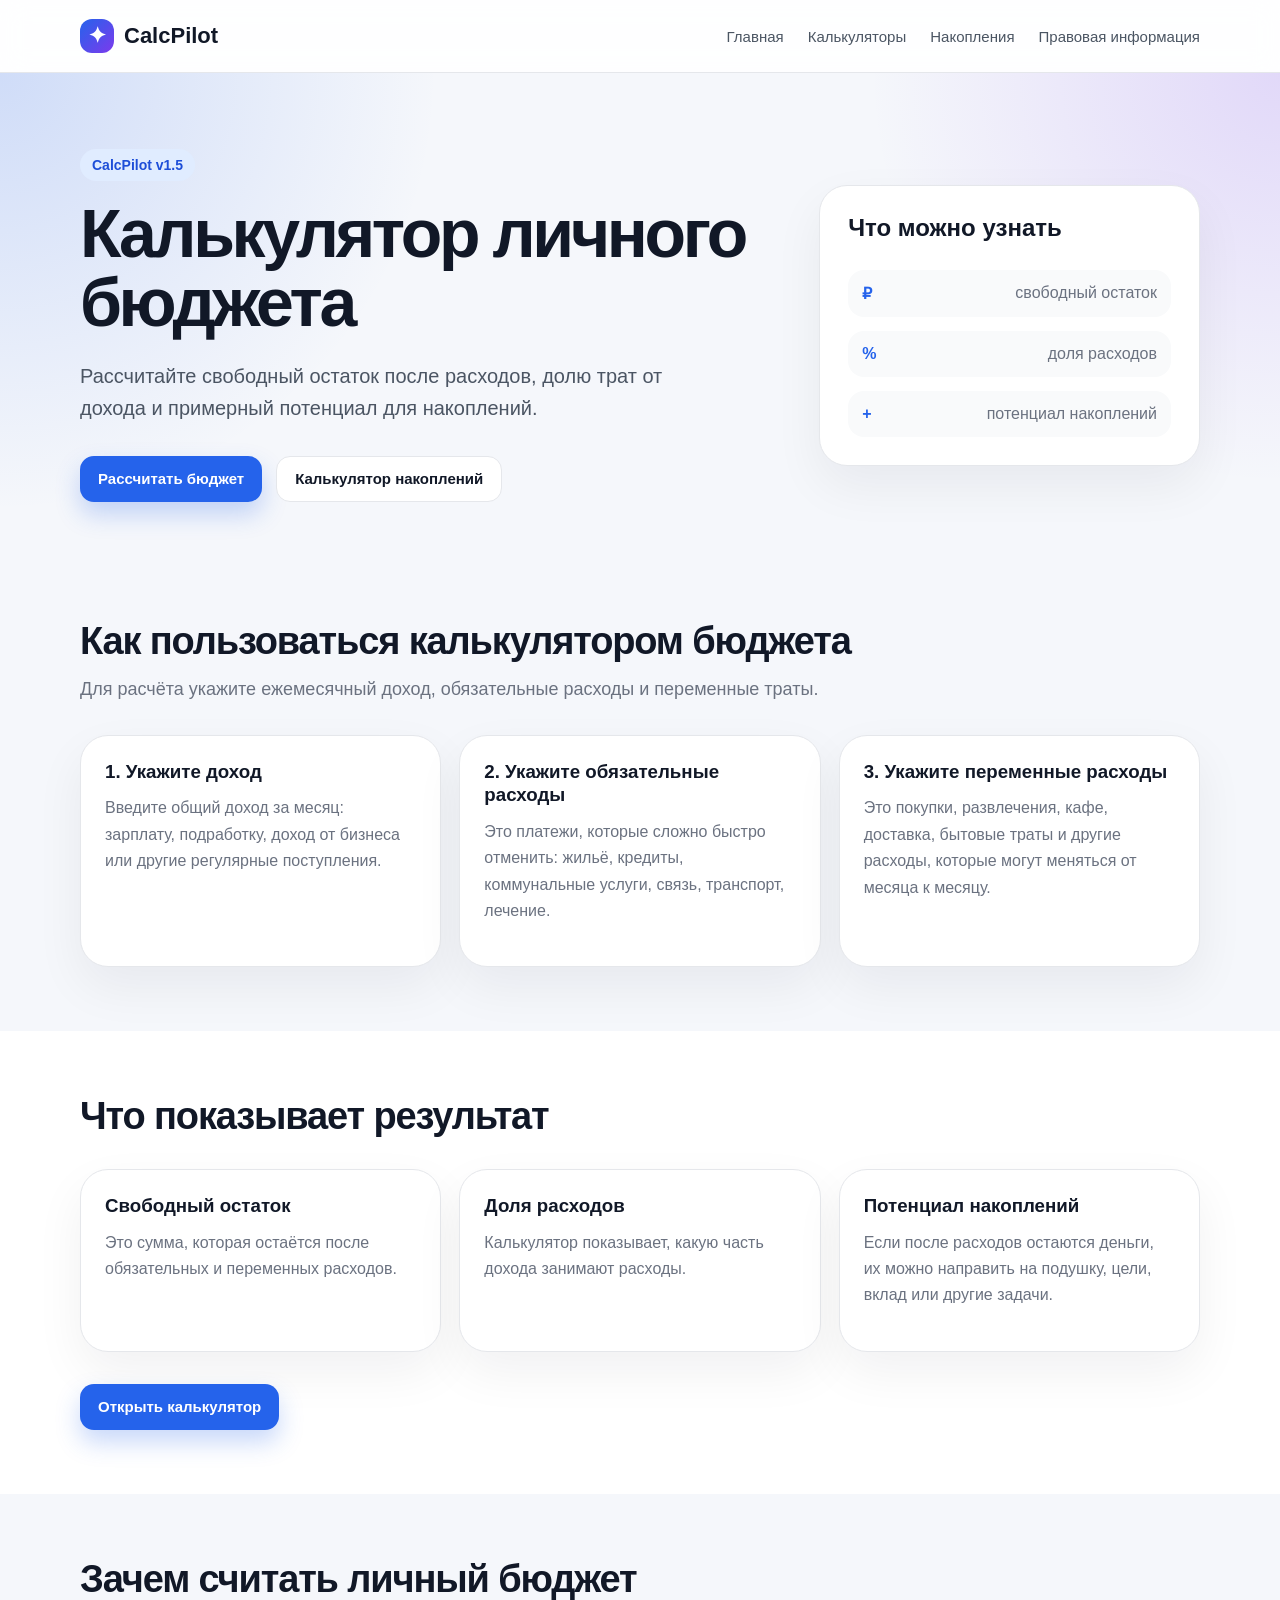
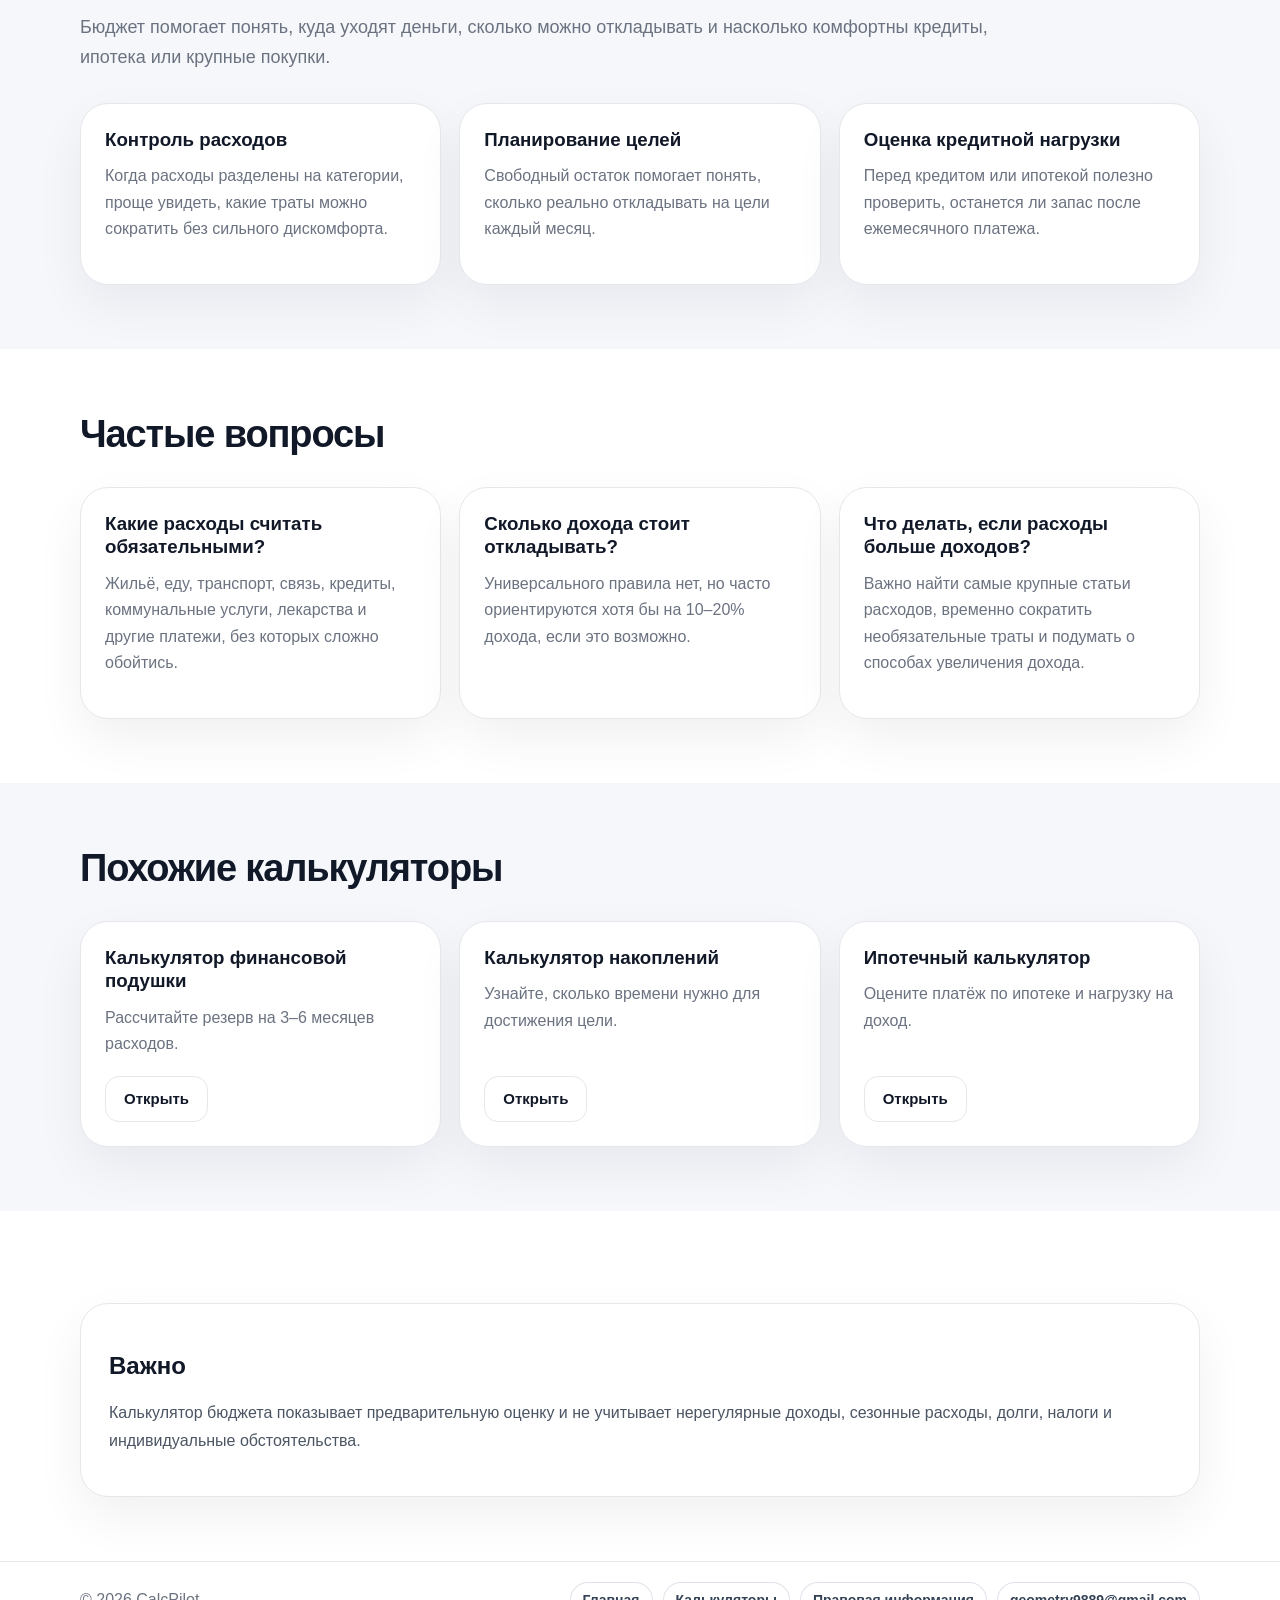
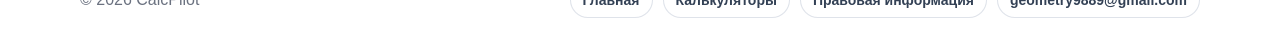
<file: budget-calculator/index.html>
<!DOCTYPE html>
<html lang="ru">
<head>
  <meta charset="UTF-8" />
  <meta name="viewport" content="width=device-width, initial-scale=1.0" />

  <title>Калькулятор личного бюджета онлайн — доходы, расходы и остаток | CalcPilot</title>

  <meta
    name="description"
    content="Калькулятор личного бюджета CalcPilot помогает быстро оценить доходы, обязательные и переменные расходы, свободный остаток и потенциал для накоплений."
  />

  <link rel="canonical" href="https://calcpilot.ru/budget-calculator/" />

  <meta name="referrer" content="strict-origin-when-cross-origin" />

  <meta
    http-equiv="Content-Security-Policy"
    content="default-src 'self'; script-src 'self' 'unsafe-inline' https://mc.yandex.ru https://mc.yandex.com; style-src 'self' 'unsafe-inline'; img-src 'self' data: https://mc.yandex.ru https://mc.yandex.com; connect-src 'self' https://mc.yandex.ru https://mc.yandex.com https://mc.webvisor.org; object-src 'none'; base-uri 'self'; form-action 'self'; upgrade-insecure-requests;"
  />

  <link rel="icon" href="/favicon.ico" sizes="any" />
  <link rel="icon" type="image/png" sizes="120x120" href="/favicon-120x120.png?v=1" />
  <link rel="icon" type="image/png" sizes="32x32" href="/favicon-32x32.png?v=1" />
  <link rel="icon" type="image/png" sizes="16x16" href="/favicon-16x16.png?v=1" />
  <link rel="apple-touch-icon" sizes="180x180" href="/apple-touch-icon.png?v=1" />
  <link rel="manifest" href="/site.webmanifest" />
  <link rel="shortcut icon" href="/favicon.ico" />

  <link rel="stylesheet" href="../style.css?v=15" />
</head>

<body>
  <!-- Yandex.Metrika counter -->
  <script type="text/javascript">
    (function(m,e,t,r,i,k,a){
      m[i]=m[i]||function(){(m[i].a=m[i].a||[]).push(arguments)};
      m[i].l=1*new Date();
      for (var j = 0; j < document.scripts.length; j++) {
        if (document.scripts[j].src === r) { return; }
      }
      k=e.createElement(t),a=e.getElementsByTagName(t)[0],k.async=1,k.src=r,a.parentNode.insertBefore(k,a);
    })(window, document,'script','https://mc.yandex.ru/metrika/tag.js?id=109235181', 'ym');

    ym(109235181, 'init', {
      ssr:true,
      clickmap:true,
      ecommerce:"dataLayer",
      referrer: document.referrer,
      url: location.href,
      accurateTrackBounce:true,
      trackLinks:true
    });
  </script>
  <noscript>
    <div>
      <img src="https://mc.yandex.ru/watch/109235181" style="position:absolute; left:-9999px;" alt="" />
    </div>
  </noscript>
  <!-- /Yandex.Metrika counter -->

  <header class="header">
    <div class="container header-inner">
      <a href="/" class="logo" aria-label="CalcPilot — на главную">
        <span class="logo-icon">✦</span>
        <span>CalcPilot</span>
      </a>

      <nav class="nav">
        <a href="/">Главная</a>
        <a href="/#calculators">Калькуляторы</a>
        <a href="/savings-calculator/">Накопления</a>
        <a href="/#legal">Правовая информация</a>
      </nav>
    </div>
  </header>

  <main>
    <section class="hero">
      <div class="container hero-inner">
        <div class="hero-content">
          <div class="badge">CalcPilot v1.5</div>

          <h1>Калькулятор личного бюджета</h1>

          <p>
            Рассчитайте свободный остаток после расходов, долю трат от дохода
            и примерный потенциал для накоплений.
          </p>

          <div class="hero-actions">
            <a href="/?calc=budget#calculators"
               class="btn primary"
               data-goal="seo_page_click"
               data-calculator="budget">
              Рассчитать бюджет
            </a>

            <a href="/savings-calculator/" class="btn secondary">
              Калькулятор накоплений
            </a>
          </div>
        </div>

        <div class="hero-card">
          <h3>Что можно узнать</h3>

          <div class="mini-stats">
            <div>
              <strong>₽</strong>
              <span>свободный остаток</span>
            </div>
            <div>
              <strong>%</strong>
              <span>доля расходов</span>
            </div>
            <div>
              <strong>+</strong>
              <span>потенциал накоплений</span>
            </div>
          </div>
        </div>
      </div>
    </section>

    <section class="section">
      <div class="container">
        <div class="section-head">
          <h2>Как пользоваться калькулятором бюджета</h2>
          <p>
            Для расчёта укажите ежемесячный доход, обязательные расходы
            и переменные траты.
          </p>
        </div>

        <div class="cards">
          <div class="info-card">
            <h3>1. Укажите доход</h3>
            <p>
              Введите общий доход за месяц: зарплату, подработку, доход от бизнеса
              или другие регулярные поступления.
            </p>
          </div>

          <div class="info-card">
            <h3>2. Укажите обязательные расходы</h3>
            <p>
              Это платежи, которые сложно быстро отменить: жильё, кредиты,
              коммунальные услуги, связь, транспорт, лечение.
            </p>
          </div>

          <div class="info-card">
            <h3>3. Укажите переменные расходы</h3>
            <p>
              Это покупки, развлечения, кафе, доставка, бытовые траты и другие
              расходы, которые могут меняться от месяца к месяцу.
            </p>
          </div>
        </div>
      </div>
    </section>

    <section class="section assistant-section">
      <div class="container">
        <div class="section-head">
          <h2>Что показывает результат</h2>
        </div>

        <div class="cards">
          <div class="info-card">
            <h3>Свободный остаток</h3>
            <p>
              Это сумма, которая остаётся после обязательных и переменных расходов.
            </p>
          </div>

          <div class="info-card">
            <h3>Доля расходов</h3>
            <p>
              Калькулятор показывает, какую часть дохода занимают расходы.
            </p>
          </div>

          <div class="info-card">
            <h3>Потенциал накоплений</h3>
            <p>
              Если после расходов остаются деньги, их можно направить на подушку,
              цели, вклад или другие задачи.
            </p>
          </div>
        </div>

        <div class="hero-actions" style="margin-top: 32px;">
          <a href="/?calc=budget#calculators"
             class="btn primary"
             data-goal="seo_page_click"
             data-calculator="budget">
            Открыть калькулятор
          </a>
        </div>
      </div>
    </section>

    <section class="section">
      <div class="container">
        <div class="section-head">
          <h2>Зачем считать личный бюджет</h2>
          <p>
            Бюджет помогает понять, куда уходят деньги, сколько можно откладывать
            и насколько комфортны кредиты, ипотека или крупные покупки.
          </p>
        </div>

        <div class="cards">
          <div class="info-card">
            <h3>Контроль расходов</h3>
            <p>
              Когда расходы разделены на категории, проще увидеть, какие траты
              можно сократить без сильного дискомфорта.
            </p>
          </div>

          <div class="info-card">
            <h3>Планирование целей</h3>
            <p>
              Свободный остаток помогает понять, сколько реально откладывать
              на цели каждый месяц.
            </p>
          </div>

          <div class="info-card">
            <h3>Оценка кредитной нагрузки</h3>
            <p>
              Перед кредитом или ипотекой полезно проверить, останется ли запас
              после ежемесячного платежа.
            </p>
          </div>
        </div>
      </div>
    </section>

    <section class="section assistant-section">
      <div class="container">
        <div class="section-head">
          <h2>Частые вопросы</h2>
        </div>

        <div class="cards">
          <div class="info-card">
            <h3>Какие расходы считать обязательными?</h3>
            <p>
              Жильё, еду, транспорт, связь, кредиты, коммунальные услуги, лекарства
              и другие платежи, без которых сложно обойтись.
            </p>
          </div>

          <div class="info-card">
            <h3>Сколько дохода стоит откладывать?</h3>
            <p>
              Универсального правила нет, но часто ориентируются хотя бы на 10–20%
              дохода, если это возможно.
            </p>
          </div>

          <div class="info-card">
            <h3>Что делать, если расходы больше доходов?</h3>
            <p>
              Важно найти самые крупные статьи расходов, временно сократить необязательные
              траты и подумать о способах увеличения дохода.
            </p>
          </div>
        </div>
      </div>
    </section>

    <section class="section">
      <div class="container">
        <div class="section-head">
          <h2>Похожие калькуляторы</h2>
        </div>

        <div class="cards">
          <div class="info-card">
            <h3>Калькулятор финансовой подушки</h3>
            <p>Рассчитайте резерв на 3–6 месяцев расходов.</p>
            <a href="/emergency-fund-calculator/" class="btn secondary">Открыть</a>
          </div>

          <div class="info-card">
            <h3>Калькулятор накоплений</h3>
            <p>Узнайте, сколько времени нужно для достижения цели.</p>
            <a href="/savings-calculator/" class="btn secondary">Открыть</a>
          </div>

          <div class="info-card">
            <h3>Ипотечный калькулятор</h3>
            <p>Оцените платёж по ипотеке и нагрузку на доход.</p>
            <a href="/mortgage-calculator/" class="btn secondary">Открыть</a>
          </div>
        </div>
      </div>
    </section>

    <section class="section assistant-section">
      <div class="container">
        <div class="legal-text">
          <h2>Важно</h2>
          <p>
            Калькулятор бюджета показывает предварительную оценку и не учитывает
            нерегулярные доходы, сезонные расходы, долги, налоги и индивидуальные обстоятельства.
          </p>
        </div>
      </div>
    </section>
  </main>

  <footer class="footer">
    <div class="container footer-inner">
      <span>© 2026 CalcPilot</span>
      <div class="footer-links">
        <a href="/">Главная</a>
        <a href="/#calculators">Калькуляторы</a>
        <a href="/#legal">Правовая информация</a>
        <a href="mailto:geometry9889@gmail.com">geometry9889@gmail.com</a>
      </div>
    </div>
  </footer>

  <script src="../script.js?v=15"></script>
</body>
</html>
</file>
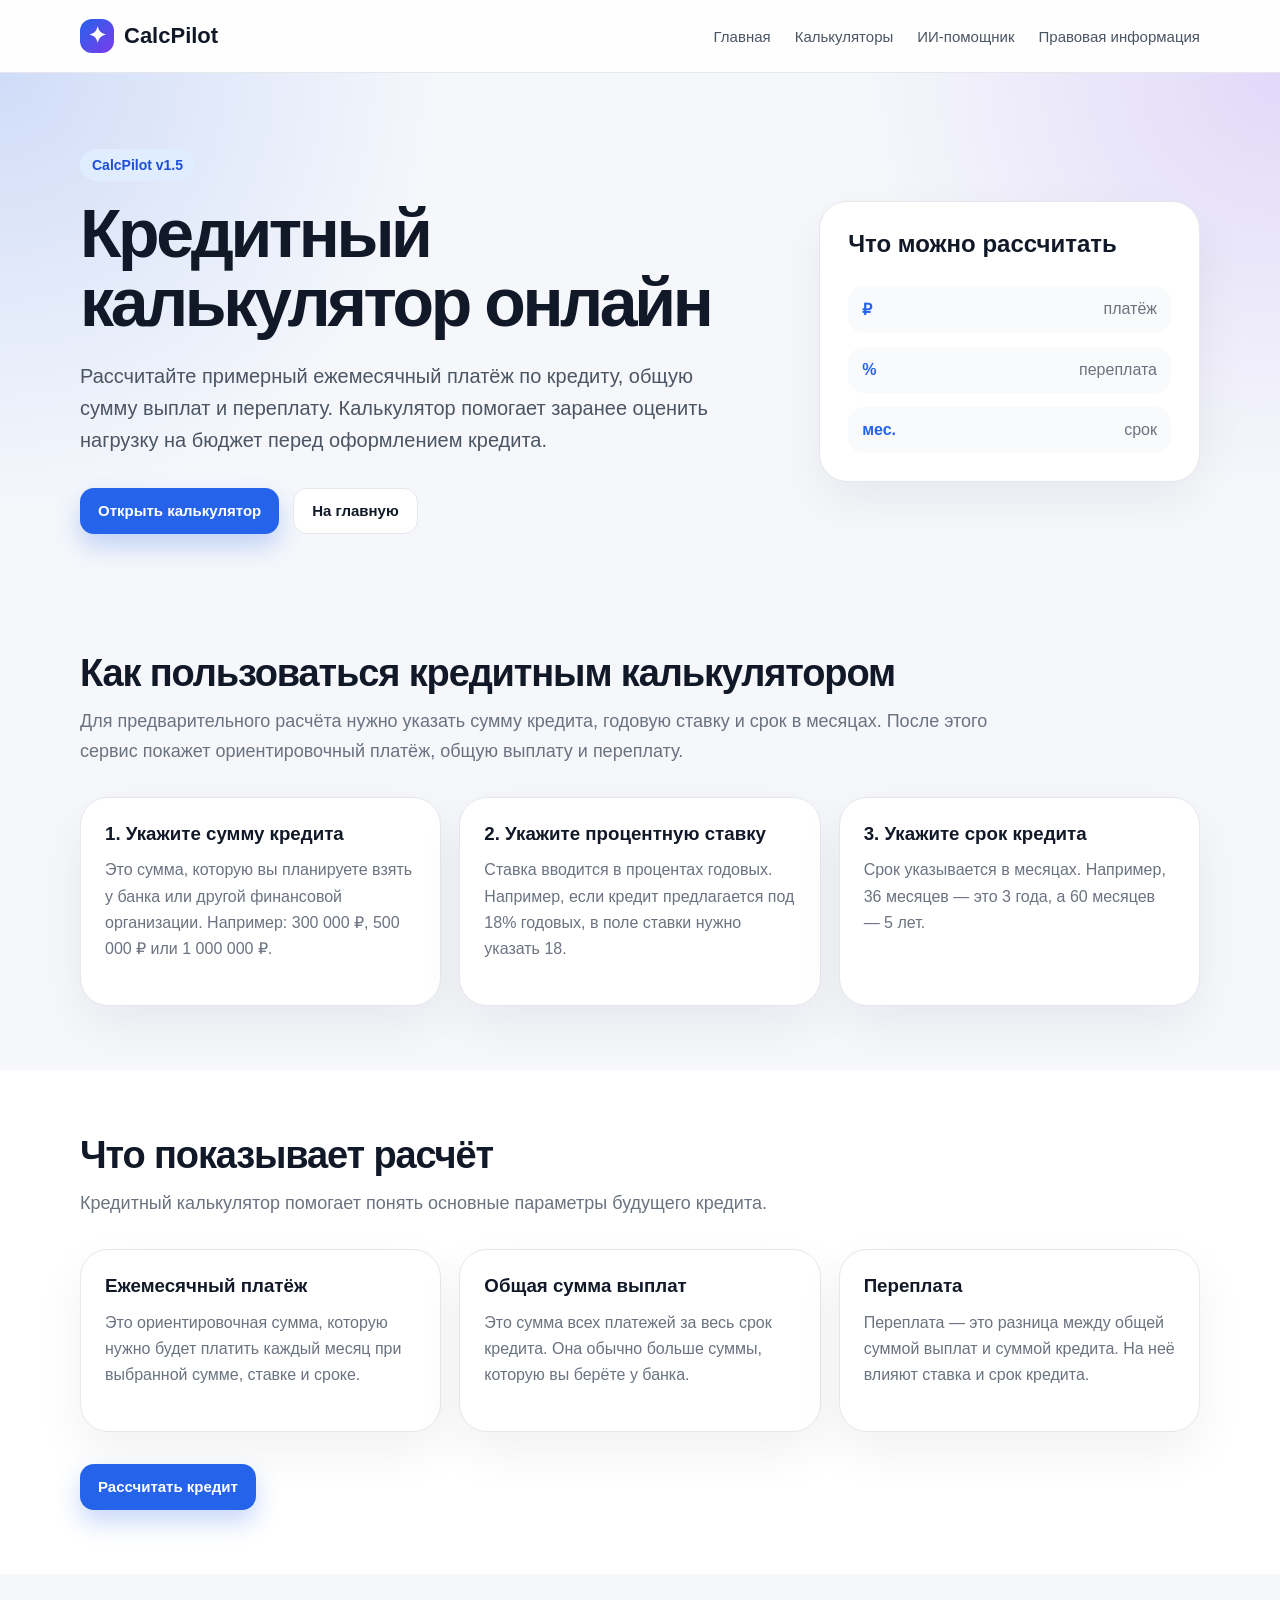
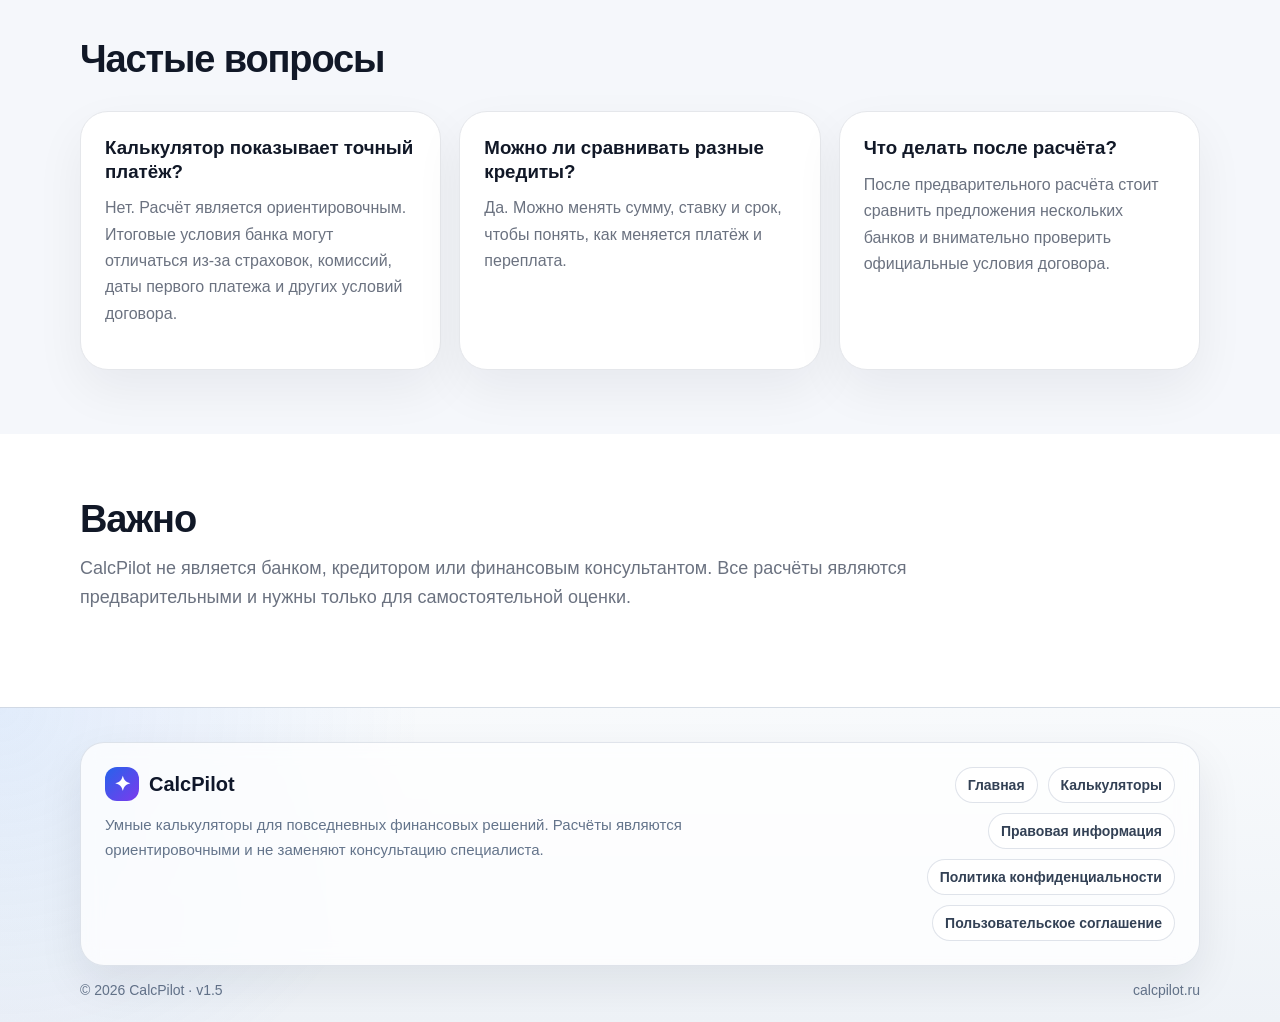
<file: credit-calculator/index.html>
<!DOCTYPE html>
<html lang="ru">
<head>
  <meta charset="UTF-8" />
  <meta name="viewport" content="width=device-width, initial-scale=1.0" />

  <title>Кредитный калькулятор онлайн — рассчитать платёж и переплату | CalcPilot</title>

  <meta
    name="description"
    content="Кредитный калькулятор CalcPilot помогает рассчитать примерный ежемесячный платёж, общую сумму выплат и переплату по кредиту."
  />

  <link rel="canonical" href="https://calcpilot.ru/credit-calculator/" />

<meta name="referrer" content="strict-origin-when-cross-origin" />

<meta
  http-equiv="Content-Security-Policy"
  content="default-src 'self'; script-src 'self' 'unsafe-inline' https://mc.yandex.ru https://mc.yandex.com; style-src 'self' 'unsafe-inline'; img-src 'self' data: https://mc.yandex.ru https://mc.yandex.com; connect-src 'self' https://mc.yandex.ru https://mc.yandex.com https://mc.webvisor.org; object-src 'none'; base-uri 'self'; form-action 'self'; upgrade-insecure-requests;"
/>

<link rel="icon" href="/favicon.ico" sizes="any" />
<link rel="icon" type="image/png" sizes="120x120" href="/favicon-120x120.png?v=1" />
<link rel="icon" type="image/png" sizes="32x32" href="/favicon-32x32.png?v=1" />
<link rel="icon" type="image/png" sizes="16x16" href="/favicon-16x16.png?v=1" />
<link rel="apple-touch-icon" sizes="180x180" href="/apple-touch-icon.png?v=1" />
<link rel="manifest" href="/site.webmanifest" />
<link rel="shortcut icon" href="/favicon.ico" />


<link rel="stylesheet" href="../style.css?v=15" />
</head>
  

<body>
  <!-- Yandex.Metrika counter -->
  <script type="text/javascript">
    (function(m,e,t,r,i,k,a){
      m[i]=m[i]||function(){(m[i].a=m[i].a||[]).push(arguments)};
      m[i].l=1*new Date();
      for (var j = 0; j < document.scripts.length; j++) {
        if (document.scripts[j].src === r) { return; }
      }
      k=e.createElement(t),a=e.getElementsByTagName(t)[0],k.async=1,k.src=r,a.parentNode.insertBefore(k,a);
    })(window, document,'script','https://mc.yandex.ru/metrika/tag.js?id=109235181', 'ym');

    ym(109235181, 'init', {
      ssr:true,
      clickmap:true,
      ecommerce:"dataLayer",
      referrer: document.referrer,
      url: location.href,
      accurateTrackBounce:true,
      trackLinks:true
    });
  </script>
  <noscript>
    <div>
      <img src="https://mc.yandex.ru/watch/109235181" style="position:absolute; left:-9999px;" alt="" />
    </div>
  </noscript>
  <!-- /Yandex.Metrika counter -->

  <header class="header">
    <div class="container header-inner">
      <a href="/" class="logo" aria-label="CalcPilot — на главную">
        <span class="logo-icon">✦</span>
        <span>CalcPilot</span>
      </a>

      <nav class="nav">
        <a href="/">Главная</a>
        <a href="/#calculators">Калькуляторы</a>
        <a href="/#assistant">ИИ-помощник</a>
        <a href="/#legal">Правовая информация</a>
      </nav>
    </div>
  </header>

  <main>
    <section class="hero">
      <div class="container hero-inner">
        <div class="hero-content">
          <div class="badge">CalcPilot v1.5</div>

          <h1>Кредитный калькулятор онлайн</h1>

          <p>
            Рассчитайте примерный ежемесячный платёж по кредиту, общую сумму выплат
            и переплату. Калькулятор помогает заранее оценить нагрузку на бюджет
            перед оформлением кредита.
          </p>

          <div class="hero-actions">
            <a href="/?calc=credit#calculators"
   class="btn primary"
   data-goal="seo_page_click"
   data-calculator="credit">
  Открыть калькулятор
</a>
            <a href="/" class="btn secondary">На главную</a>
          </div>
        </div>

        <div class="hero-card">
          <h3>Что можно рассчитать</h3>

          <div class="mini-stats">
            <div>
              <strong>₽</strong>
              <span>платёж</span>
            </div>
            <div>
              <strong>%</strong>
              <span>переплата</span>
            </div>
            <div>
              <strong>мес.</strong>
              <span>срок</span>
            </div>
          </div>
        </div>
      </div>
    </section>

    <section class="section">
      <div class="container">
        <div class="section-head">
          <h2>Как пользоваться кредитным калькулятором</h2>
          <p>
            Для предварительного расчёта нужно указать сумму кредита, годовую ставку
            и срок в месяцах. После этого сервис покажет ориентировочный платёж,
            общую выплату и переплату.
          </p>
        </div>

        <div class="cards">
          <div class="info-card">
            <h3>1. Укажите сумму кредита</h3>
            <p>
              Это сумма, которую вы планируете взять у банка или другой финансовой организации.
              Например: 300 000 ₽, 500 000 ₽ или 1 000 000 ₽.
            </p>
          </div>

          <div class="info-card">
            <h3>2. Укажите процентную ставку</h3>
            <p>
              Ставка вводится в процентах годовых. Например, если кредит предлагается
              под 18% годовых, в поле ставки нужно указать 18.
            </p>
          </div>

          <div class="info-card">
            <h3>3. Укажите срок кредита</h3>
            <p>
              Срок указывается в месяцах. Например, 36 месяцев — это 3 года,
              а 60 месяцев — 5 лет.
            </p>
          </div>
        </div>
      </div>
    </section>

    <section class="section assistant-section">
      <div class="container">
        <div class="section-head">
          <h2>Что показывает расчёт</h2>
          <p>
            Кредитный калькулятор помогает понять основные параметры будущего кредита.
          </p>
        </div>

        <div class="cards">
          <div class="info-card">
            <h3>Ежемесячный платёж</h3>
            <p>
              Это ориентировочная сумма, которую нужно будет платить каждый месяц
              при выбранной сумме, ставке и сроке.
            </p>
          </div>

          <div class="info-card">
            <h3>Общая сумма выплат</h3>
            <p>
              Это сумма всех платежей за весь срок кредита. Она обычно больше суммы,
              которую вы берёте у банка.
            </p>
          </div>

          <div class="info-card">
            <h3>Переплата</h3>
            <p>
              Переплата — это разница между общей суммой выплат и суммой кредита.
              На неё влияют ставка и срок кредита.
            </p>
          </div>
        </div>

        <div class="hero-actions" style="margin-top: 32px;">
          <a href="/?calc=credit#calculators"
   class="btn primary"
   data-goal="seo_page_click"
   data-calculator="credit">
  Рассчитать кредит
</a>
        </div>
      </div>
    </section>

    <section class="section">
      <div class="container">
        <div class="section-head">
          <h2>Частые вопросы</h2>
        </div>

        <div class="cards">
          <div class="info-card">
            <h3>Калькулятор показывает точный платёж?</h3>
            <p>
              Нет. Расчёт является ориентировочным. Итоговые условия банка могут отличаться
              из-за страховок, комиссий, даты первого платежа и других условий договора.
            </p>
          </div>

          <div class="info-card">
            <h3>Можно ли сравнивать разные кредиты?</h3>
            <p>
              Да. Можно менять сумму, ставку и срок, чтобы понять, как меняется платёж
              и переплата.
            </p>
          </div>

          <div class="info-card">
            <h3>Что делать после расчёта?</h3>
            <p>
              После предварительного расчёта стоит сравнить предложения нескольких банков
              и внимательно проверить официальные условия договора.
            </p>
          </div>
        </div>
      </div>
    </section>

    <section class="section assistant-section">
      <div class="container">
        <div class="section-head">
          <h2>Важно</h2>
          <p>
            CalcPilot не является банком, кредитором или финансовым консультантом.
            Все расчёты являются предварительными и нужны только для самостоятельной оценки.
          </p>
        </div>
      </div>
    </section>
  </main>

<footer class="footer site-footer">
  <div class="container">
    <div class="footer-card">
      <div class="footer-brand">
        <a href="/" class="footer-logo" aria-label="CalcPilot — на главную">
          <span class="logo-icon">✦</span>
          <span>CalcPilot</span>
        </a>

        <p>
          Умные калькуляторы для повседневных финансовых решений.
          Расчёты являются ориентировочными и не заменяют консультацию специалиста.
        </p>
      </div>

      <div class="footer-links">
        <a href="/">Главная</a>
        <a href="/#calculators">Калькуляторы</a>
        <a href="/#legal">Правовая информация</a>
        <a href="/#privacy">Политика конфиденциальности</a>
        <a href="/#terms">Пользовательское соглашение</a>
      </div>
    </div>

    <div class="footer-bottom">
      <span>© 2026 CalcPilot · v1.5</span>
      <span>calcpilot.ru</span>
    </div>
  </div>
</footer>
  <script src="../script.js?v=15"></script>
</body>
</html>
</file>
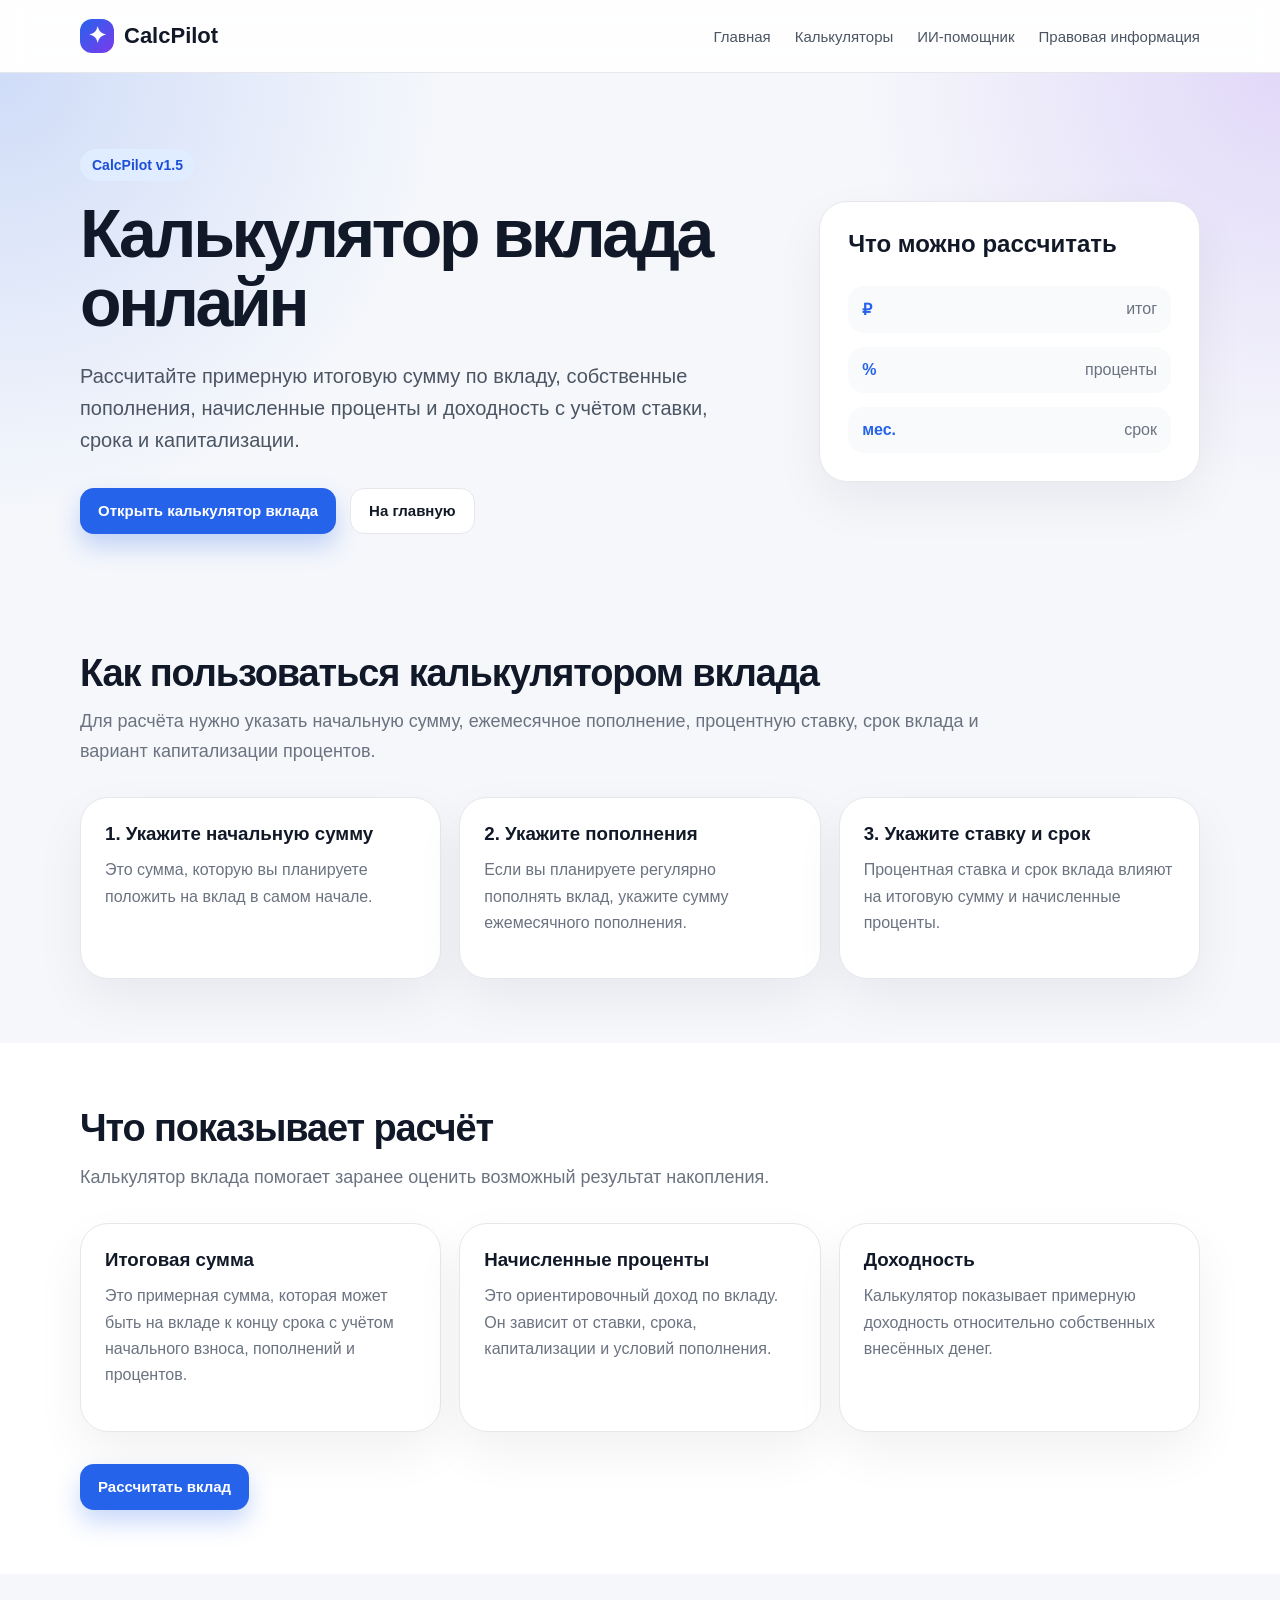
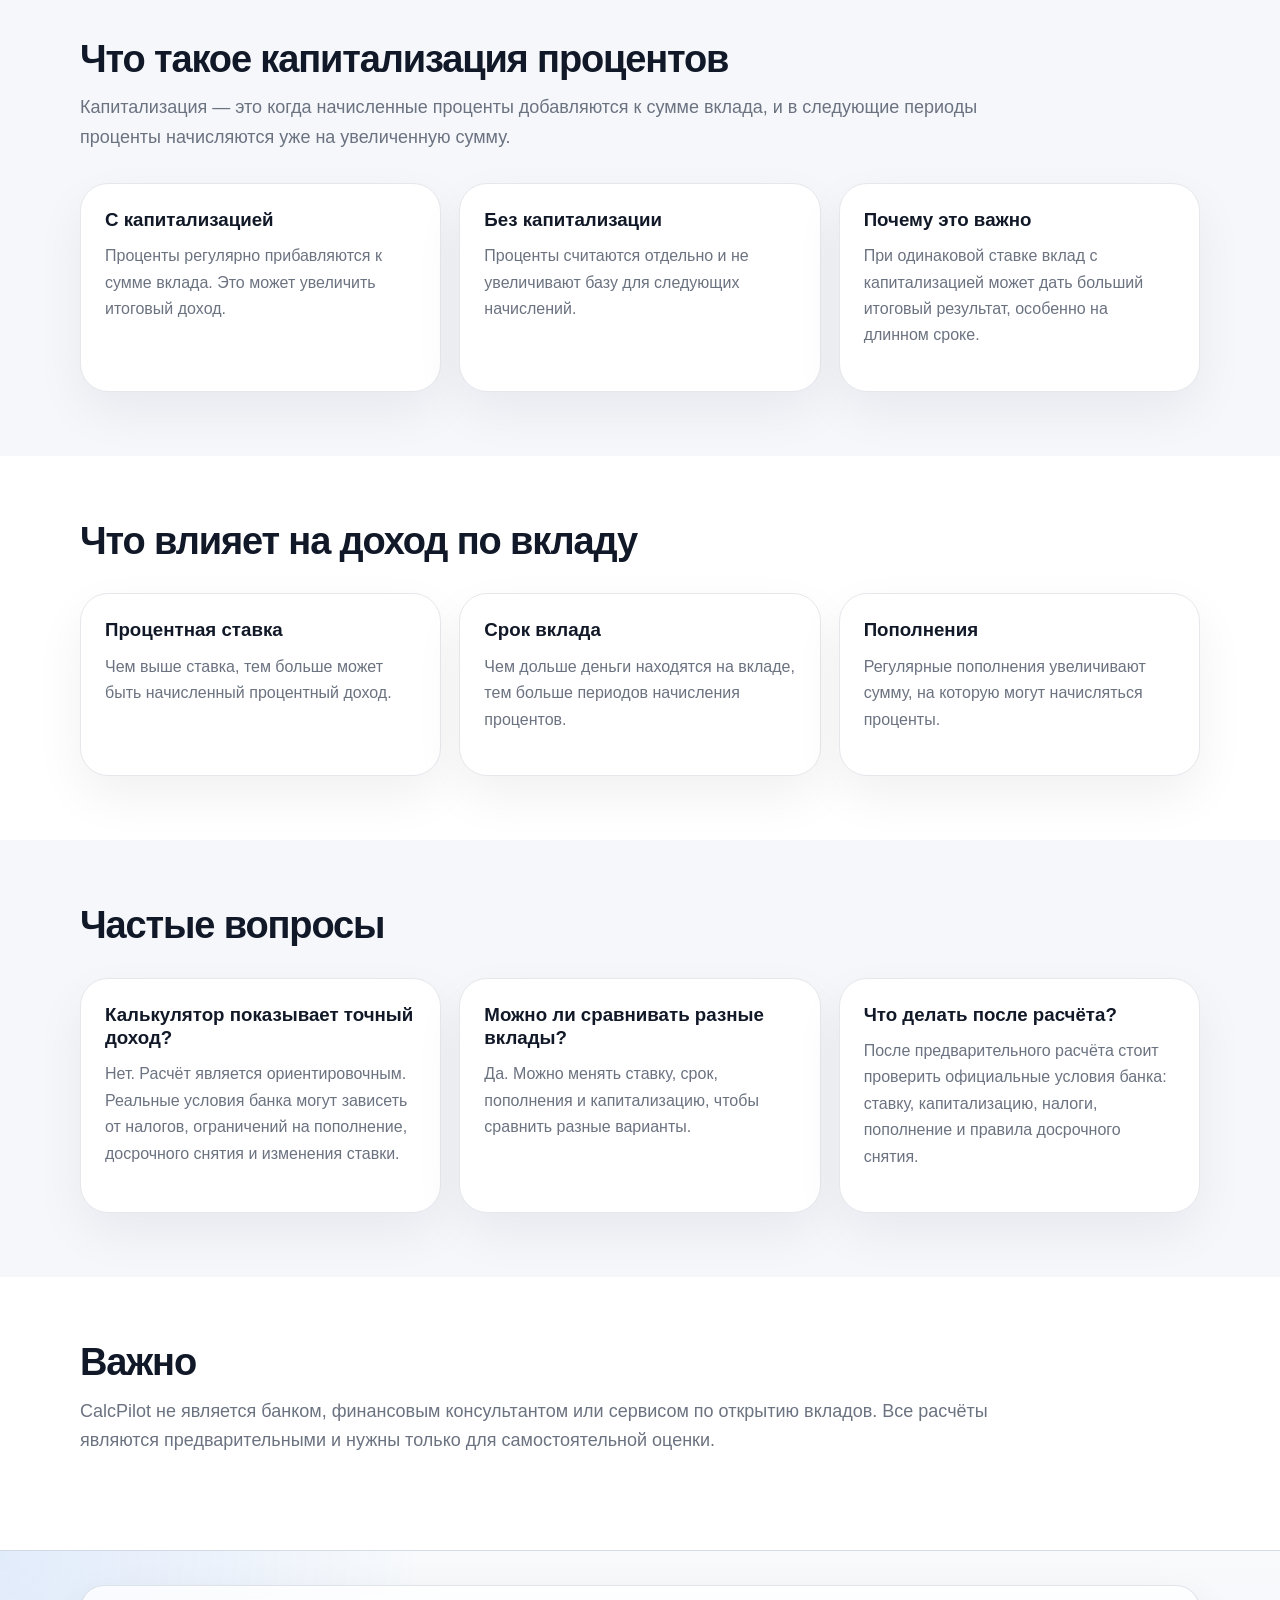
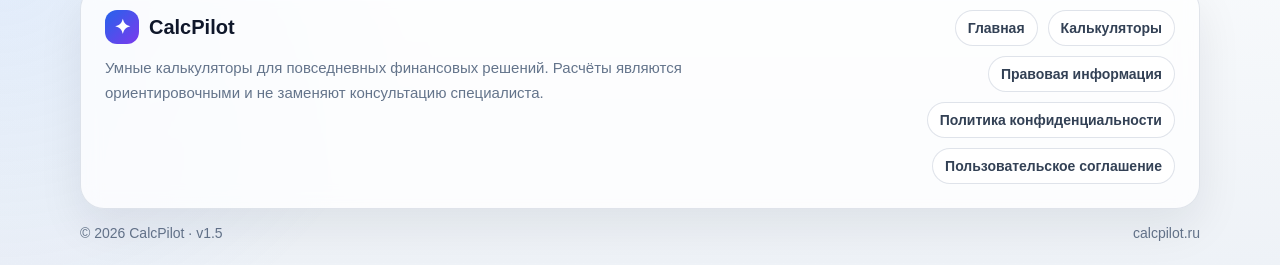
<file: deposit-calculator/index.html>
<!DOCTYPE html>
<html lang="ru">
<head>
  <meta charset="UTF-8" />
  <meta name="viewport" content="width=device-width, initial-scale=1.0" />

  <title>Калькулятор вклада онлайн — рассчитать доход по вкладу | CalcPilot</title>

  <meta
    name="description"
    content="Калькулятор вклада CalcPilot помогает рассчитать итоговую сумму, пополнения, начисленные проценты и примерную доходность по вкладу."
  />

  <link rel="canonical" href="https://calcpilot.ru/deposit-calculator/" />

<meta name="referrer" content="strict-origin-when-cross-origin" />

<meta
  http-equiv="Content-Security-Policy"
  content="default-src 'self'; script-src 'self' 'unsafe-inline' https://mc.yandex.ru https://mc.yandex.com; style-src 'self' 'unsafe-inline'; img-src 'self' data: https://mc.yandex.ru https://mc.yandex.com; connect-src 'self' https://mc.yandex.ru https://mc.yandex.com https://mc.webvisor.org; object-src 'none'; base-uri 'self'; form-action 'self'; upgrade-insecure-requests;"
/>

<link rel="icon" href="/favicon.ico" sizes="any" />
<link rel="icon" type="image/png" sizes="120x120" href="/favicon-120x120.png?v=1" />
<link rel="icon" type="image/png" sizes="32x32" href="/favicon-32x32.png?v=1" />
<link rel="icon" type="image/png" sizes="16x16" href="/favicon-16x16.png?v=1" />
<link rel="apple-touch-icon" sizes="180x180" href="/apple-touch-icon.png?v=1" />
<link rel="manifest" href="/site.webmanifest" />
<link rel="shortcut icon" href="/favicon.ico" />


<link rel="stylesheet" href="../style.css?v=15" />
</head>
  

<body>
  <!-- Yandex.Metrika counter -->
  <script type="text/javascript">
    (function(m,e,t,r,i,k,a){
      m[i]=m[i]||function(){(m[i].a=m[i].a||[]).push(arguments)};
      m[i].l=1*new Date();
      for (var j = 0; j < document.scripts.length; j++) {
        if (document.scripts[j].src === r) { return; }
      }
      k=e.createElement(t),a=e.getElementsByTagName(t)[0],k.async=1,k.src=r,a.parentNode.insertBefore(k,a);
    })(window, document,'script','https://mc.yandex.ru/metrika/tag.js?id=109235181', 'ym');

    ym(109235181, 'init', {
      ssr:true,
      clickmap:true,
      ecommerce:"dataLayer",
      referrer: document.referrer,
      url: location.href,
      accurateTrackBounce:true,
      trackLinks:true
    });
  </script>
  <noscript>
    <div>
      <img src="https://mc.yandex.ru/watch/109235181" style="position:absolute; left:-9999px;" alt="" />
    </div>
  </noscript>
  <!-- /Yandex.Metrika counter -->

  <header class="header">
    <div class="container header-inner">
      <a href="/" class="logo" aria-label="CalcPilot — на главную">
        <span class="logo-icon">✦</span>
        <span>CalcPilot</span>
      </a>

      <nav class="nav">
        <a href="/">Главная</a>
        <a href="/#calculators">Калькуляторы</a>
        <a href="/#assistant">ИИ-помощник</a>
        <a href="/#legal">Правовая информация</a>
      </nav>
    </div>
  </header>

  <main>
    <section class="hero">
      <div class="container hero-inner">
        <div class="hero-content">
          <div class="badge">CalcPilot v1.5</div>

          <h1>Калькулятор вклада онлайн</h1>

          <p>
            Рассчитайте примерную итоговую сумму по вкладу, собственные пополнения,
            начисленные проценты и доходность с учётом ставки, срока и капитализации.
          </p>

          <div class="hero-actions">
            <a href="/?calc=deposit#calculators"
   class="btn primary"
   data-goal="seo_page_click"
   data-calculator="deposit">
  Открыть калькулятор вклада
</a>
            <a href="/" class="btn secondary">На главную</a>
          </div>
        </div>

        <div class="hero-card">
          <h3>Что можно рассчитать</h3>

          <div class="mini-stats">
            <div>
              <strong>₽</strong>
              <span>итог</span>
            </div>
            <div>
              <strong>%</strong>
              <span>проценты</span>
            </div>
            <div>
              <strong>мес.</strong>
              <span>срок</span>
            </div>
          </div>
        </div>
      </div>
    </section>

    <section class="section">
      <div class="container">
        <div class="section-head">
          <h2>Как пользоваться калькулятором вклада</h2>
          <p>
            Для расчёта нужно указать начальную сумму, ежемесячное пополнение,
            процентную ставку, срок вклада и вариант капитализации процентов.
          </p>
        </div>

        <div class="cards">
          <div class="info-card">
            <h3>1. Укажите начальную сумму</h3>
            <p>
              Это сумма, которую вы планируете положить на вклад в самом начале.
            </p>
          </div>

          <div class="info-card">
            <h3>2. Укажите пополнения</h3>
            <p>
              Если вы планируете регулярно пополнять вклад, укажите сумму ежемесячного пополнения.
            </p>
          </div>

          <div class="info-card">
            <h3>3. Укажите ставку и срок</h3>
            <p>
              Процентная ставка и срок вклада влияют на итоговую сумму и начисленные проценты.
            </p>
          </div>
        </div>
      </div>
    </section>

    <section class="section assistant-section">
      <div class="container">
        <div class="section-head">
          <h2>Что показывает расчёт</h2>
          <p>
            Калькулятор вклада помогает заранее оценить возможный результат накопления.
          </p>
        </div>

        <div class="cards">
          <div class="info-card">
            <h3>Итоговая сумма</h3>
            <p>
              Это примерная сумма, которая может быть на вкладе к концу срока
              с учётом начального взноса, пополнений и процентов.
            </p>
          </div>

          <div class="info-card">
            <h3>Начисленные проценты</h3>
            <p>
              Это ориентировочный доход по вкладу. Он зависит от ставки, срока,
              капитализации и условий пополнения.
            </p>
          </div>

          <div class="info-card">
            <h3>Доходность</h3>
            <p>
              Калькулятор показывает примерную доходность относительно собственных внесённых денег.
            </p>
          </div>
        </div>

        <div class="hero-actions" style="margin-top: 32px;">
          <a href="/?calc=deposit#calculators"
   class="btn primary"
   data-goal="seo_page_click"
   data-calculator="deposit">
  Рассчитать вклад
</a>
        </div>
      </div>
    </section>

    <section class="section">
      <div class="container">
        <div class="section-head">
          <h2>Что такое капитализация процентов</h2>
          <p>
            Капитализация — это когда начисленные проценты добавляются к сумме вклада,
            и в следующие периоды проценты начисляются уже на увеличенную сумму.
          </p>
        </div>

        <div class="cards">
          <div class="info-card">
            <h3>С капитализацией</h3>
            <p>
              Проценты регулярно прибавляются к сумме вклада. Это может увеличить итоговый доход.
            </p>
          </div>

          <div class="info-card">
            <h3>Без капитализации</h3>
            <p>
              Проценты считаются отдельно и не увеличивают базу для следующих начислений.
            </p>
          </div>

          <div class="info-card">
            <h3>Почему это важно</h3>
            <p>
              При одинаковой ставке вклад с капитализацией может дать больший итоговый результат,
              особенно на длинном сроке.
            </p>
          </div>
        </div>
      </div>
    </section>

    <section class="section assistant-section">
      <div class="container">
        <div class="section-head">
          <h2>Что влияет на доход по вкладу</h2>
        </div>

        <div class="cards">
          <div class="info-card">
            <h3>Процентная ставка</h3>
            <p>
              Чем выше ставка, тем больше может быть начисленный процентный доход.
            </p>
          </div>

          <div class="info-card">
            <h3>Срок вклада</h3>
            <p>
              Чем дольше деньги находятся на вкладе, тем больше периодов начисления процентов.
            </p>
          </div>

          <div class="info-card">
            <h3>Пополнения</h3>
            <p>
              Регулярные пополнения увеличивают сумму, на которую могут начисляться проценты.
            </p>
          </div>
        </div>
      </div>
    </section>

    <section class="section">
      <div class="container">
        <div class="section-head">
          <h2>Частые вопросы</h2>
        </div>

        <div class="cards">
          <div class="info-card">
            <h3>Калькулятор показывает точный доход?</h3>
            <p>
              Нет. Расчёт является ориентировочным. Реальные условия банка могут зависеть
              от налогов, ограничений на пополнение, досрочного снятия и изменения ставки.
            </p>
          </div>

          <div class="info-card">
            <h3>Можно ли сравнивать разные вклады?</h3>
            <p>
              Да. Можно менять ставку, срок, пополнения и капитализацию, чтобы сравнить
              разные варианты.
            </p>
          </div>

          <div class="info-card">
            <h3>Что делать после расчёта?</h3>
            <p>
              После предварительного расчёта стоит проверить официальные условия банка:
              ставку, капитализацию, налоги, пополнение и правила досрочного снятия.
            </p>
          </div>
        </div>
      </div>
    </section>

    <section class="section assistant-section">
      <div class="container">
        <div class="section-head">
          <h2>Важно</h2>
          <p>
            CalcPilot не является банком, финансовым консультантом или сервисом по открытию вкладов.
            Все расчёты являются предварительными и нужны только для самостоятельной оценки.
          </p>
        </div>
      </div>
    </section>
  </main>

  <footer class="footer site-footer">
  <div class="container">
    <div class="footer-card">
      <div class="footer-brand">
        <a href="/" class="footer-logo" aria-label="CalcPilot — на главную">
          <span class="logo-icon">✦</span>
          <span>CalcPilot</span>
        </a>

        <p>
          Умные калькуляторы для повседневных финансовых решений.
          Расчёты являются ориентировочными и не заменяют консультацию специалиста.
        </p>
      </div>

      <div class="footer-links">
        <a href="/">Главная</a>
        <a href="/#calculators">Калькуляторы</a>
        <a href="/#legal">Правовая информация</a>
        <a href="/#privacy">Политика конфиденциальности</a>
        <a href="/#terms">Пользовательское соглашение</a>
      </div>
    </div>

    <div class="footer-bottom">
      <span>© 2026 CalcPilot · v1.5</span>
      <span>calcpilot.ru</span>
    </div>
  </div>
</footer>
  <script src="../script.js?v=15"></script>
</body>
</html>
</file>
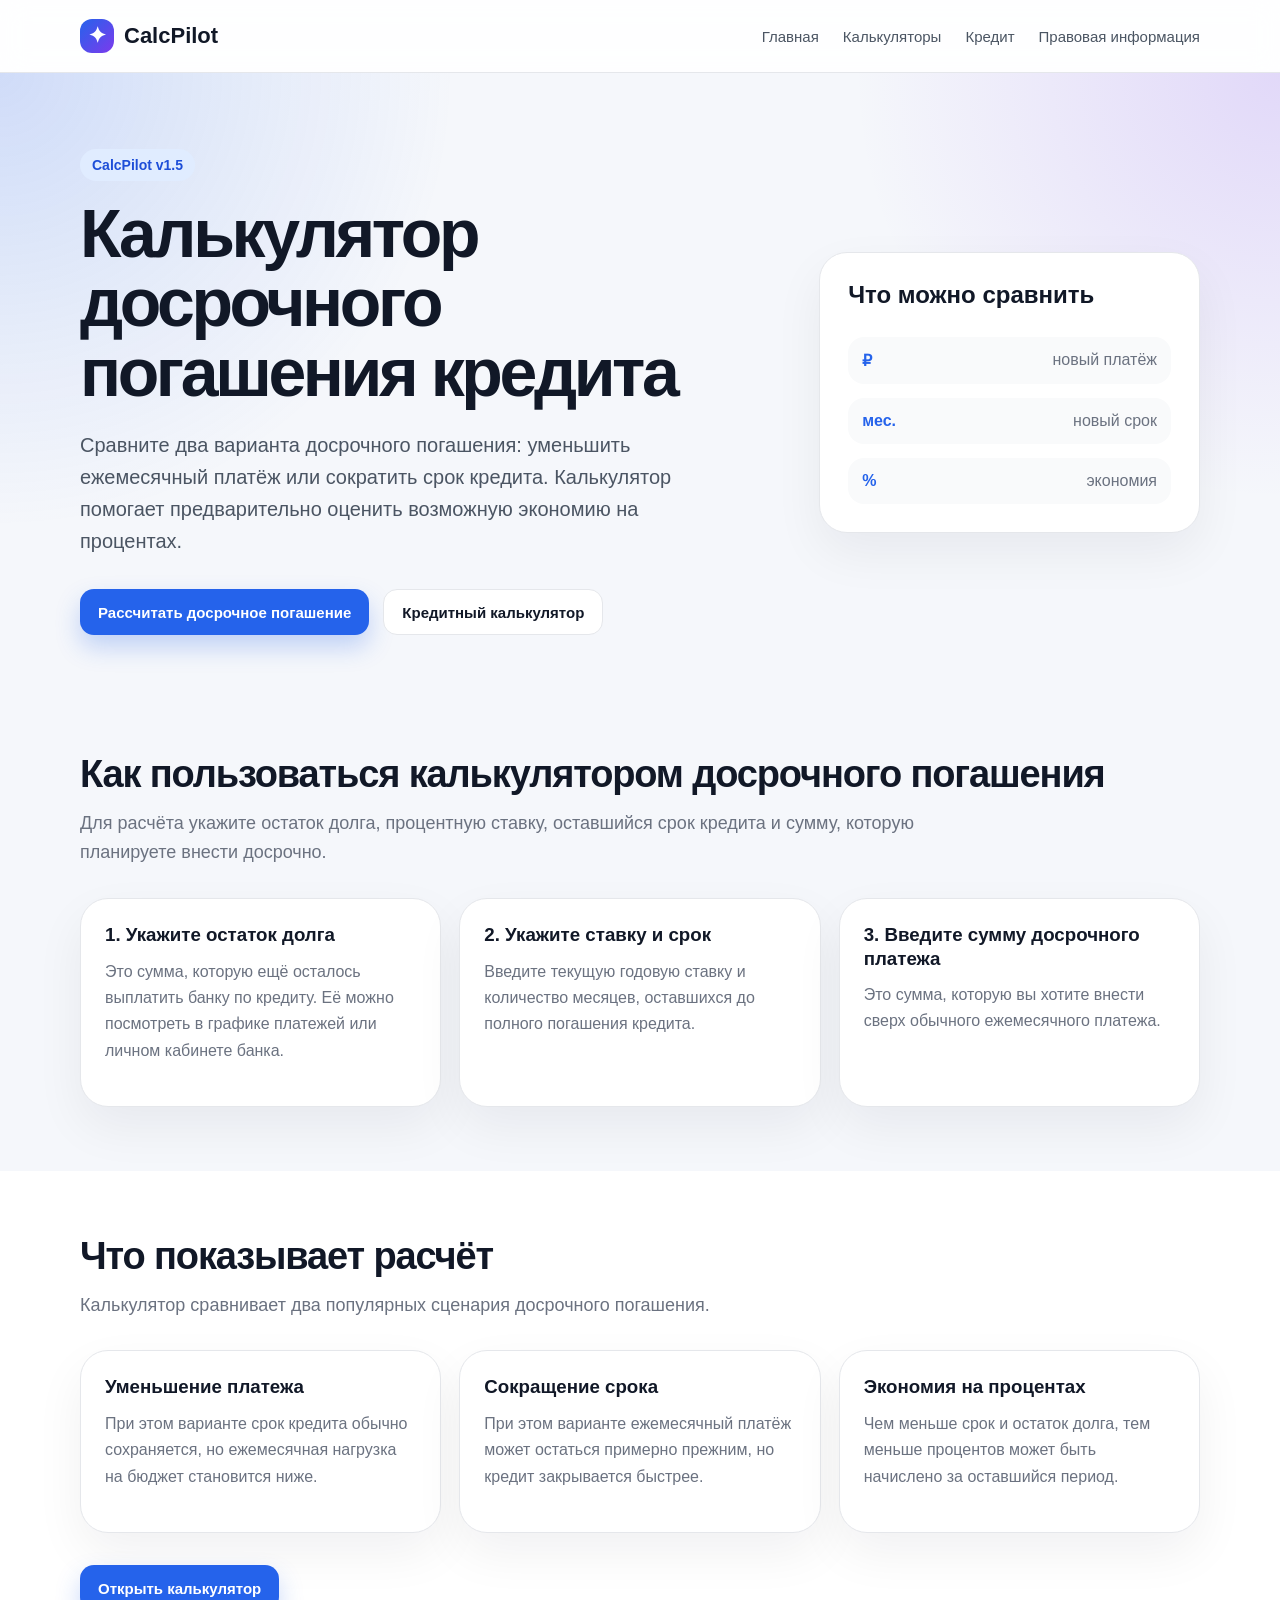
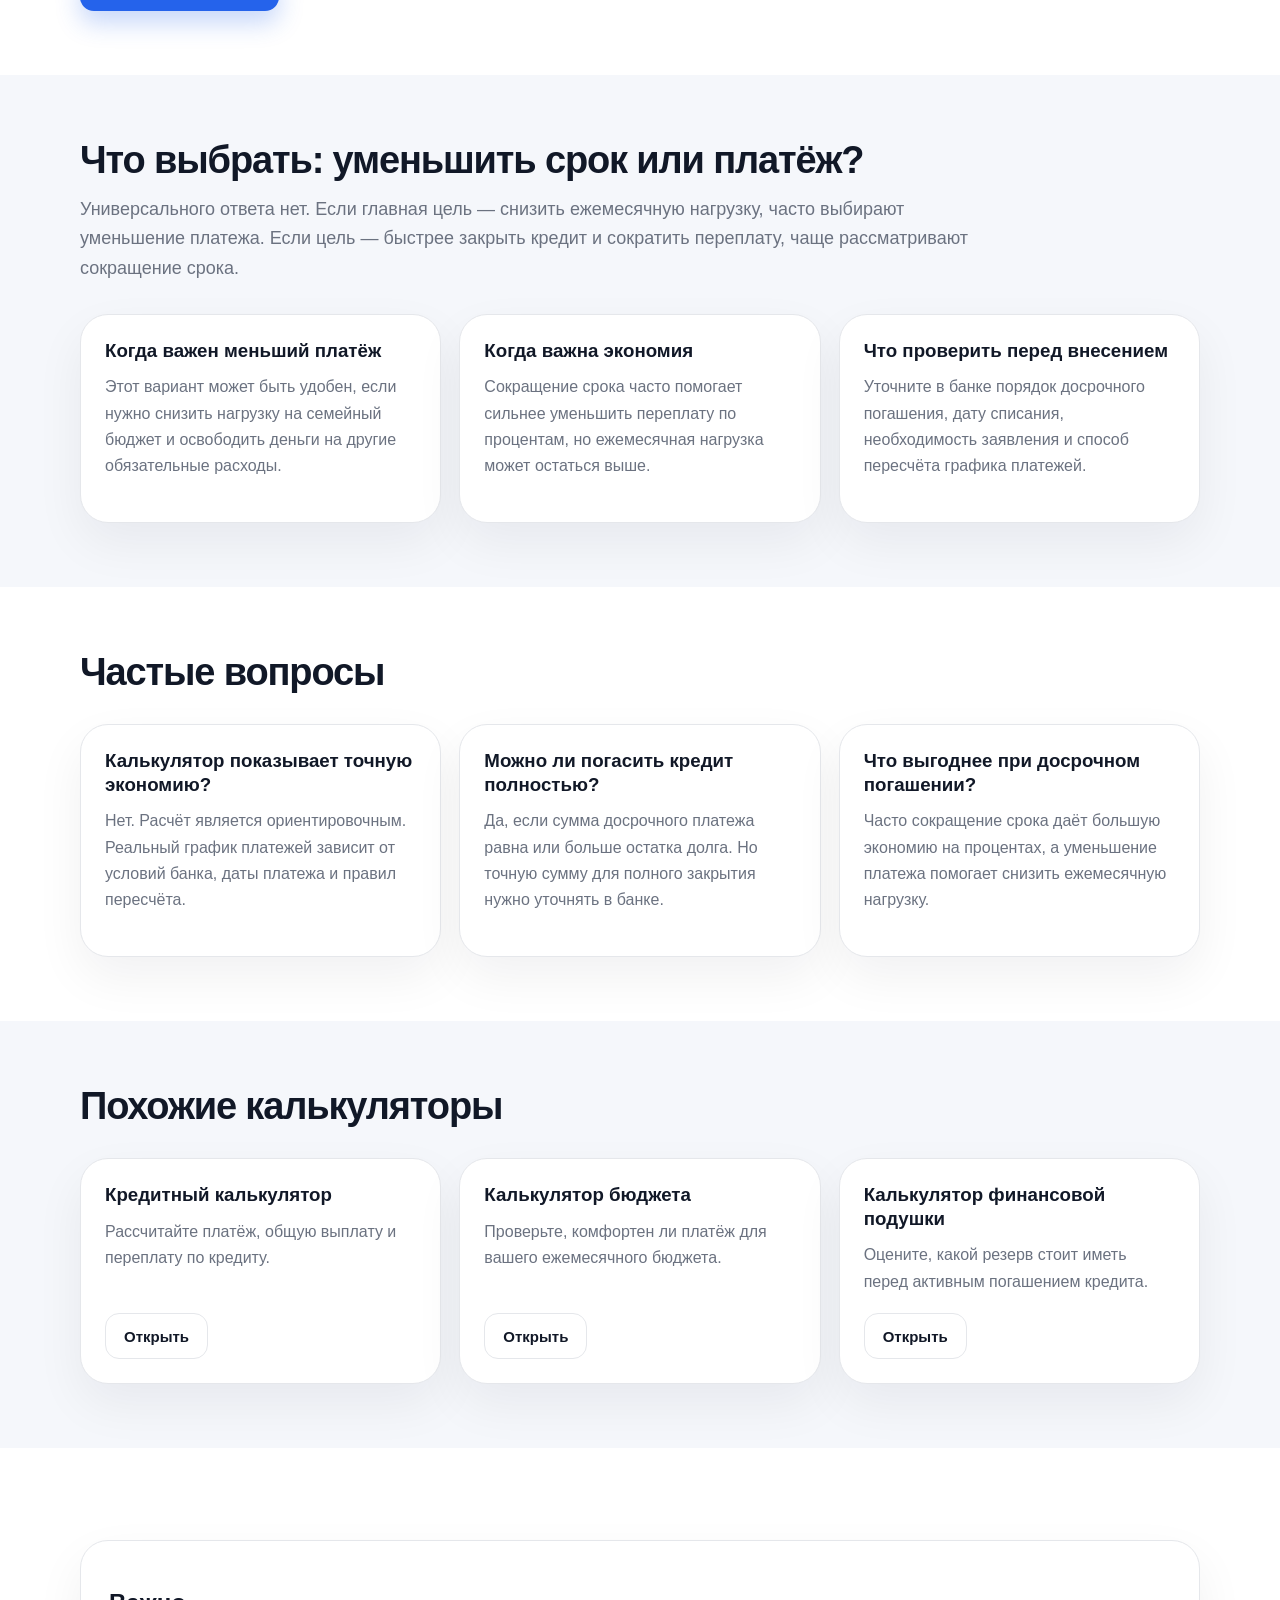
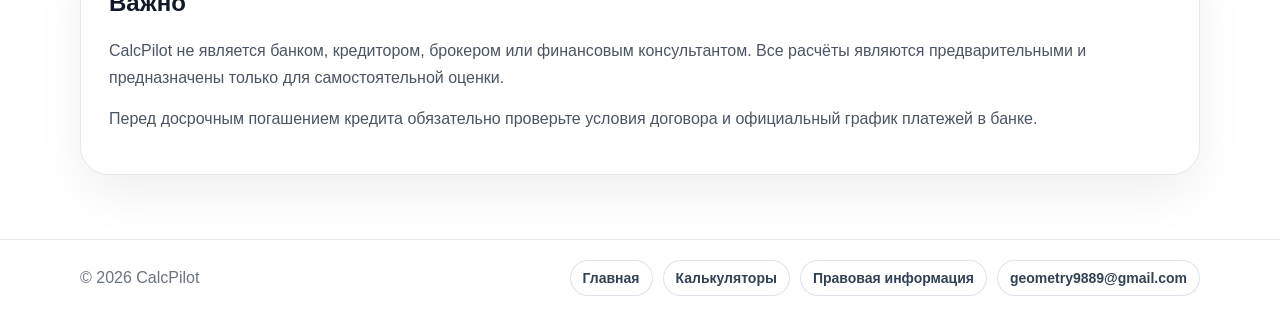
<file: early-repayment-calculator/index.html>
<!DOCTYPE html>
<html lang="ru">
<head>
  <meta charset="UTF-8" />
  <meta name="viewport" content="width=device-width, initial-scale=1.0" />

  <title>Калькулятор досрочного погашения кредита онлайн — сравнить выгоду | CalcPilot</title>

  <meta
    name="description"
    content="Калькулятор досрочного погашения CalcPilot помогает сравнить варианты: уменьшить ежемесячный платёж или сократить срок кредита, а также оценить примерную экономию на процентах."
  />

  <link rel="canonical" href="https://calcpilot.ru/early-repayment-calculator/" />

  <meta name="referrer" content="strict-origin-when-cross-origin" />

  <meta
    http-equiv="Content-Security-Policy"
    content="default-src 'self'; script-src 'self' 'unsafe-inline' https://mc.yandex.ru https://mc.yandex.com; style-src 'self' 'unsafe-inline'; img-src 'self' data: https://mc.yandex.ru https://mc.yandex.com; connect-src 'self' https://mc.yandex.ru https://mc.yandex.com https://mc.webvisor.org; object-src 'none'; base-uri 'self'; form-action 'self'; upgrade-insecure-requests;"
  />

  <link rel="icon" href="/favicon.ico" sizes="any" />
  <link rel="icon" type="image/png" sizes="120x120" href="/favicon-120x120.png?v=1" />
  <link rel="icon" type="image/png" sizes="32x32" href="/favicon-32x32.png?v=1" />
  <link rel="icon" type="image/png" sizes="16x16" href="/favicon-16x16.png?v=1" />
  <link rel="apple-touch-icon" sizes="180x180" href="/apple-touch-icon.png?v=1" />
  <link rel="manifest" href="/site.webmanifest" />
  <link rel="shortcut icon" href="/favicon.ico" />

  <link rel="stylesheet" href="../style.css?v=15" />
</head>

<body>
  <!-- Yandex.Metrika counter -->
  <script type="text/javascript">
    (function(m,e,t,r,i,k,a){
      m[i]=m[i]||function(){(m[i].a=m[i].a||[]).push(arguments)};
      m[i].l=1*new Date();
      for (var j = 0; j < document.scripts.length; j++) {
        if (document.scripts[j].src === r) { return; }
      }
      k=e.createElement(t),a=e.getElementsByTagName(t)[0],k.async=1,k.src=r,a.parentNode.insertBefore(k,a);
    })(window, document,'script','https://mc.yandex.ru/metrika/tag.js?id=109235181', 'ym');

    ym(109235181, 'init', {
      ssr:true,
      clickmap:true,
      ecommerce:"dataLayer",
      referrer: document.referrer,
      url: location.href,
      accurateTrackBounce:true,
      trackLinks:true
    });
  </script>
  <noscript>
    <div>
      <img src="https://mc.yandex.ru/watch/109235181" style="position:absolute; left:-9999px;" alt="" />
    </div>
  </noscript>
  <!-- /Yandex.Metrika counter -->

  <header class="header">
    <div class="container header-inner">
      <a href="/" class="logo" aria-label="CalcPilot — на главную">
        <span class="logo-icon">✦</span>
        <span>CalcPilot</span>
      </a>

      <nav class="nav">
        <a href="/">Главная</a>
        <a href="/#calculators">Калькуляторы</a>
        <a href="/credit-calculator/">Кредит</a>
        <a href="/#legal">Правовая информация</a>
      </nav>
    </div>
  </header>

  <main>
    <section class="hero">
      <div class="container hero-inner">
        <div class="hero-content">
          <div class="badge">CalcPilot v1.5</div>

          <h1>Калькулятор досрочного погашения кредита</h1>

          <p>
            Сравните два варианта досрочного погашения: уменьшить ежемесячный платёж
            или сократить срок кредита. Калькулятор помогает предварительно оценить
            возможную экономию на процентах.
          </p>

          <div class="hero-actions">
            <a href="/?calc=early#calculators"
               class="btn primary"
               data-goal="seo_page_click"
               data-calculator="early">
              Рассчитать досрочное погашение
            </a>

            <a href="/credit-calculator/" class="btn secondary">
              Кредитный калькулятор
            </a>
          </div>
        </div>

        <div class="hero-card">
          <h3>Что можно сравнить</h3>

          <div class="mini-stats">
            <div>
              <strong>₽</strong>
              <span>новый платёж</span>
            </div>
            <div>
              <strong>мес.</strong>
              <span>новый срок</span>
            </div>
            <div>
              <strong>%</strong>
              <span>экономия</span>
            </div>
          </div>
        </div>
      </div>
    </section>

    <section class="section">
      <div class="container">
        <div class="section-head">
          <h2>Как пользоваться калькулятором досрочного погашения</h2>
          <p>
            Для расчёта укажите остаток долга, процентную ставку, оставшийся срок
            кредита и сумму, которую планируете внести досрочно.
          </p>
        </div>

        <div class="cards">
          <div class="info-card">
            <h3>1. Укажите остаток долга</h3>
            <p>
              Это сумма, которую ещё осталось выплатить банку по кредиту.
              Её можно посмотреть в графике платежей или личном кабинете банка.
            </p>
          </div>

          <div class="info-card">
            <h3>2. Укажите ставку и срок</h3>
            <p>
              Введите текущую годовую ставку и количество месяцев, оставшихся
              до полного погашения кредита.
            </p>
          </div>

          <div class="info-card">
            <h3>3. Введите сумму досрочного платежа</h3>
            <p>
              Это сумма, которую вы хотите внести сверх обычного ежемесячного платежа.
            </p>
          </div>
        </div>
      </div>
    </section>

    <section class="section assistant-section">
      <div class="container">
        <div class="section-head">
          <h2>Что показывает расчёт</h2>
          <p>
            Калькулятор сравнивает два популярных сценария досрочного погашения.
          </p>
        </div>

        <div class="cards">
          <div class="info-card">
            <h3>Уменьшение платежа</h3>
            <p>
              При этом варианте срок кредита обычно сохраняется, но ежемесячная
              нагрузка на бюджет становится ниже.
            </p>
          </div>

          <div class="info-card">
            <h3>Сокращение срока</h3>
            <p>
              При этом варианте ежемесячный платёж может остаться примерно прежним,
              но кредит закрывается быстрее.
            </p>
          </div>

          <div class="info-card">
            <h3>Экономия на процентах</h3>
            <p>
              Чем меньше срок и остаток долга, тем меньше процентов может быть
              начислено за оставшийся период.
            </p>
          </div>
        </div>

        <div class="hero-actions" style="margin-top: 32px;">
          <a href="/?calc=early#calculators"
             class="btn primary"
             data-goal="seo_page_click"
             data-calculator="early">
            Открыть калькулятор
          </a>
        </div>
      </div>
    </section>

    <section class="section">
      <div class="container">
        <div class="section-head">
          <h2>Что выбрать: уменьшить срок или платёж?</h2>
          <p>
            Универсального ответа нет. Если главная цель — снизить ежемесячную нагрузку,
            часто выбирают уменьшение платежа. Если цель — быстрее закрыть кредит и
            сократить переплату, чаще рассматривают сокращение срока.
          </p>
        </div>

        <div class="cards">
          <div class="info-card">
            <h3>Когда важен меньший платёж</h3>
            <p>
              Этот вариант может быть удобен, если нужно снизить нагрузку на семейный
              бюджет и освободить деньги на другие обязательные расходы.
            </p>
          </div>

          <div class="info-card">
            <h3>Когда важна экономия</h3>
            <p>
              Сокращение срока часто помогает сильнее уменьшить переплату по процентам,
              но ежемесячная нагрузка может остаться выше.
            </p>
          </div>

          <div class="info-card">
            <h3>Что проверить перед внесением</h3>
            <p>
              Уточните в банке порядок досрочного погашения, дату списания, необходимость
              заявления и способ пересчёта графика платежей.
            </p>
          </div>
        </div>
      </div>
    </section>

    <section class="section assistant-section">
      <div class="container">
        <div class="section-head">
          <h2>Частые вопросы</h2>
        </div>

        <div class="cards">
          <div class="info-card">
            <h3>Калькулятор показывает точную экономию?</h3>
            <p>
              Нет. Расчёт является ориентировочным. Реальный график платежей зависит
              от условий банка, даты платежа и правил пересчёта.
            </p>
          </div>

          <div class="info-card">
            <h3>Можно ли погасить кредит полностью?</h3>
            <p>
              Да, если сумма досрочного платежа равна или больше остатка долга.
              Но точную сумму для полного закрытия нужно уточнять в банке.
            </p>
          </div>

          <div class="info-card">
            <h3>Что выгоднее при досрочном погашении?</h3>
            <p>
              Часто сокращение срока даёт большую экономию на процентах, а уменьшение
              платежа помогает снизить ежемесячную нагрузку.
            </p>
          </div>
        </div>
      </div>
    </section>

    <section class="section">
      <div class="container">
        <div class="section-head">
          <h2>Похожие калькуляторы</h2>
        </div>

        <div class="cards">
          <div class="info-card">
            <h3>Кредитный калькулятор</h3>
            <p>Рассчитайте платёж, общую выплату и переплату по кредиту.</p>
            <a href="/credit-calculator/" class="btn secondary">Открыть</a>
          </div>

          <div class="info-card">
            <h3>Калькулятор бюджета</h3>
            <p>Проверьте, комфортен ли платёж для вашего ежемесячного бюджета.</p>
            <a href="/budget-calculator/" class="btn secondary">Открыть</a>
          </div>

          <div class="info-card">
            <h3>Калькулятор финансовой подушки</h3>
            <p>Оцените, какой резерв стоит иметь перед активным погашением кредита.</p>
            <a href="/emergency-fund-calculator/" class="btn secondary">Открыть</a>
          </div>
        </div>
      </div>
    </section>

    <section class="section assistant-section">
      <div class="container">
        <div class="legal-text">
          <h2>Важно</h2>
          <p>
            CalcPilot не является банком, кредитором, брокером или финансовым консультантом.
            Все расчёты являются предварительными и предназначены только для самостоятельной оценки.
          </p>
          <p>
            Перед досрочным погашением кредита обязательно проверьте условия договора
            и официальный график платежей в банке.
          </p>
        </div>
      </div>
    </section>
  </main>

  <footer class="footer">
    <div class="container footer-inner">
      <span>© 2026 CalcPilot</span>
      <div class="footer-links">
        <a href="/">Главная</a>
        <a href="/#calculators">Калькуляторы</a>
        <a href="/#legal">Правовая информация</a>
        <a href="mailto:geometry9889@gmail.com">geometry9889@gmail.com</a>
      </div>
    </div>
  </footer>

  <script src="../script.js?v=15"></script>
</body>
</html>
</file>
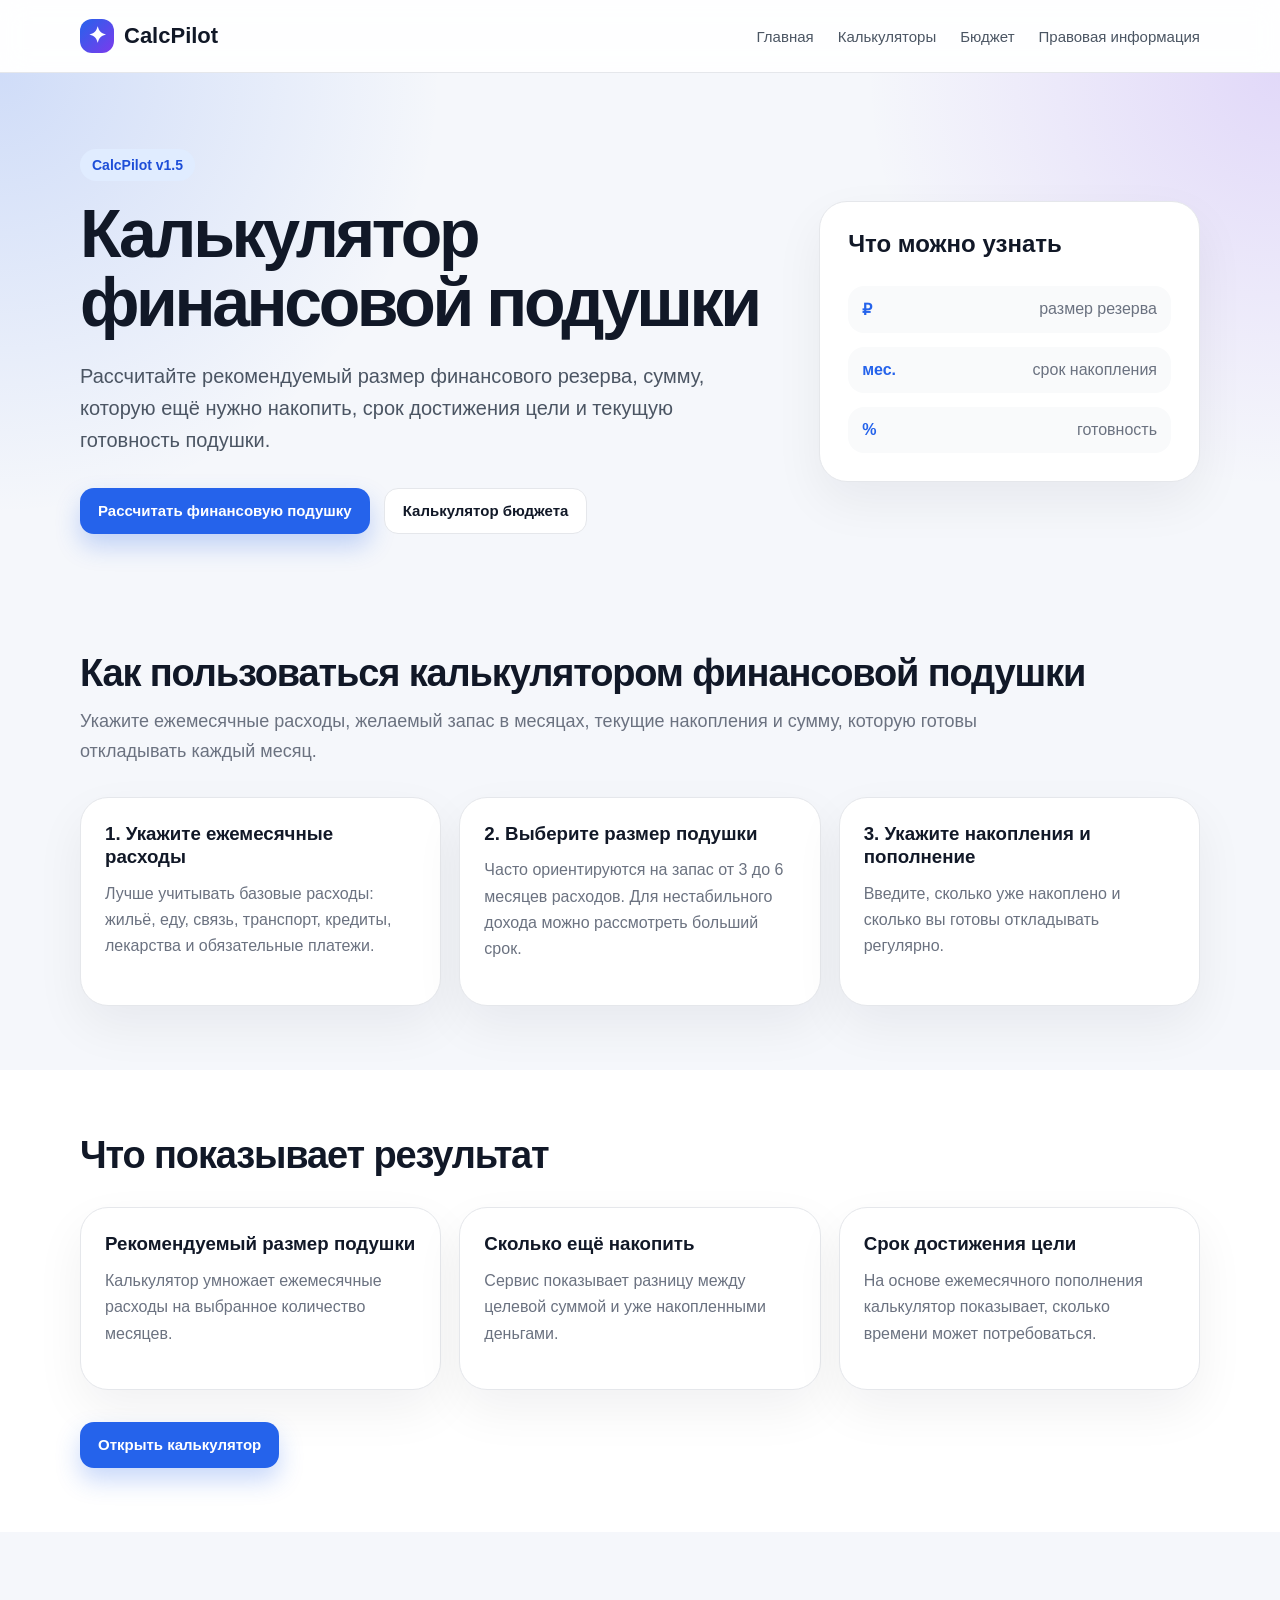
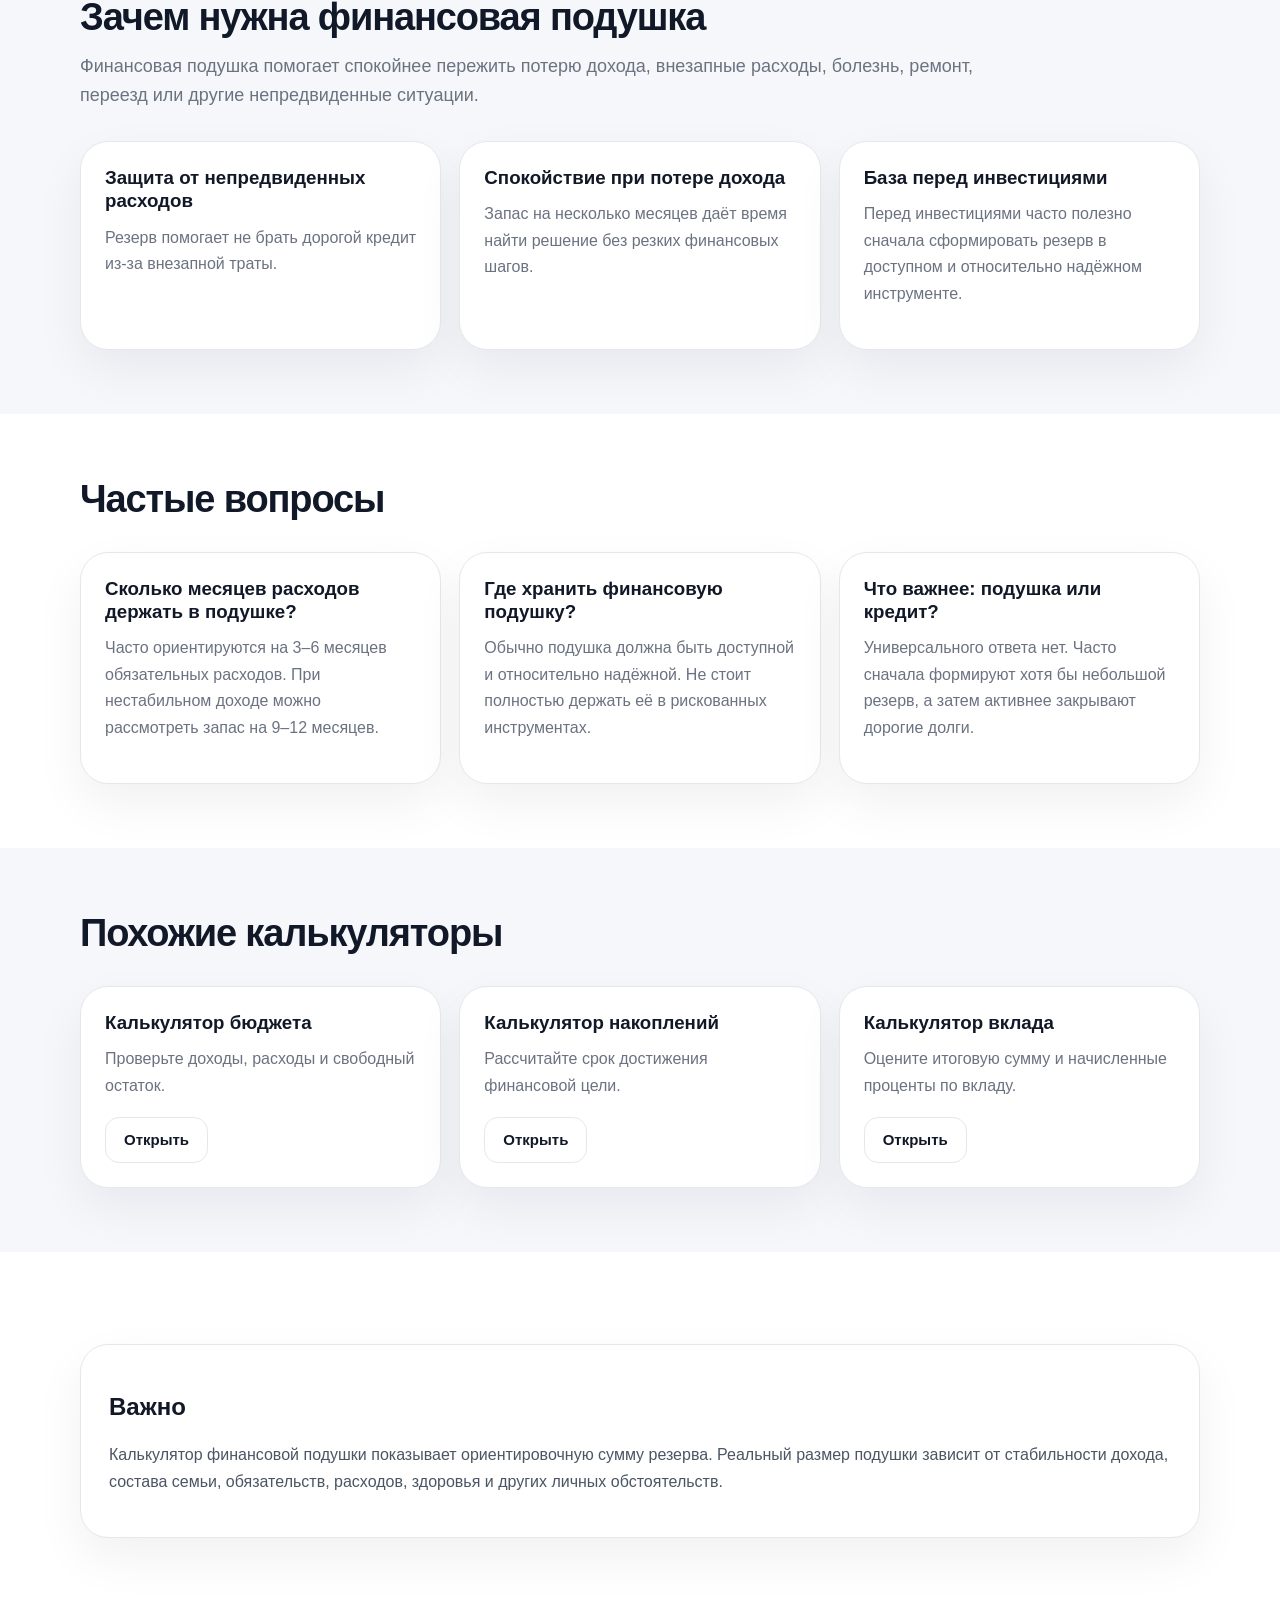
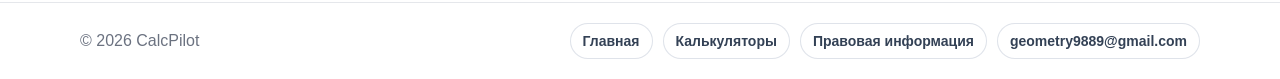
<file: emergency-fund-calculator/index.html>
<!DOCTYPE html>
<html lang="ru">
<head>
  <meta charset="UTF-8" />
  <meta name="viewport" content="width=device-width, initial-scale=1.0" />

  <title>Калькулятор финансовой подушки онлайн — рассчитать резерв | CalcPilot</title>

  <meta
    name="description"
    content="Калькулятор финансовой подушки CalcPilot помогает рассчитать рекомендуемый размер резерва, сумму, которую ещё нужно накопить, и примерный срок достижения цели."
  />

  <link rel="canonical" href="https://calcpilot.ru/emergency-fund-calculator/" />

  <meta name="referrer" content="strict-origin-when-cross-origin" />

  <meta
    http-equiv="Content-Security-Policy"
    content="default-src 'self'; script-src 'self' 'unsafe-inline' https://mc.yandex.ru https://mc.yandex.com; style-src 'self' 'unsafe-inline'; img-src 'self' data: https://mc.yandex.ru https://mc.yandex.com; connect-src 'self' https://mc.yandex.ru https://mc.yandex.com https://mc.webvisor.org; object-src 'none'; base-uri 'self'; form-action 'self'; upgrade-insecure-requests;"
  />

  <link rel="icon" href="/favicon.ico" sizes="any" />
  <link rel="icon" type="image/png" sizes="120x120" href="/favicon-120x120.png?v=1" />
  <link rel="icon" type="image/png" sizes="32x32" href="/favicon-32x32.png?v=1" />
  <link rel="icon" type="image/png" sizes="16x16" href="/favicon-16x16.png?v=1" />
  <link rel="apple-touch-icon" sizes="180x180" href="/apple-touch-icon.png?v=1" />
  <link rel="manifest" href="/site.webmanifest" />
  <link rel="shortcut icon" href="/favicon.ico" />

  <link rel="stylesheet" href="../style.css?v=15" />
</head>

<body>
  <!-- Yandex.Metrika counter -->
  <script type="text/javascript">
    (function(m,e,t,r,i,k,a){
      m[i]=m[i]||function(){(m[i].a=m[i].a||[]).push(arguments)};
      m[i].l=1*new Date();
      for (var j = 0; j < document.scripts.length; j++) {
        if (document.scripts[j].src === r) { return; }
      }
      k=e.createElement(t),a=e.getElementsByTagName(t)[0],k.async=1,k.src=r,a.parentNode.insertBefore(k,a);
    })(window, document,'script','https://mc.yandex.ru/metrika/tag.js?id=109235181', 'ym');

    ym(109235181, 'init', {
      ssr:true,
      clickmap:true,
      ecommerce:"dataLayer",
      referrer: document.referrer,
      url: location.href,
      accurateTrackBounce:true,
      trackLinks:true
    });
  </script>
  <noscript>
    <div>
      <img src="https://mc.yandex.ru/watch/109235181" style="position:absolute; left:-9999px;" alt="" />
    </div>
  </noscript>
  <!-- /Yandex.Metrika counter -->

  <header class="header">
    <div class="container header-inner">
      <a href="/" class="logo" aria-label="CalcPilot — на главную">
        <span class="logo-icon">✦</span>
        <span>CalcPilot</span>
      </a>

      <nav class="nav">
        <a href="/">Главная</a>
        <a href="/#calculators">Калькуляторы</a>
        <a href="/budget-calculator/">Бюджет</a>
        <a href="/#legal">Правовая информация</a>
      </nav>
    </div>
  </header>

  <main>
    <section class="hero">
      <div class="container hero-inner">
        <div class="hero-content">
          <div class="badge">CalcPilot v1.5</div>

          <h1>Калькулятор финансовой подушки</h1>

          <p>
            Рассчитайте рекомендуемый размер финансового резерва, сумму,
            которую ещё нужно накопить, срок достижения цели и текущую готовность подушки.
          </p>

          <div class="hero-actions">
            <a href="/?calc=cushion#calculators"
               class="btn primary"
               data-goal="seo_page_click"
               data-calculator="cushion">
              Рассчитать финансовую подушку
            </a>

            <a href="/budget-calculator/" class="btn secondary">
              Калькулятор бюджета
            </a>
          </div>
        </div>

        <div class="hero-card">
          <h3>Что можно узнать</h3>

          <div class="mini-stats">
            <div>
              <strong>₽</strong>
              <span>размер резерва</span>
            </div>
            <div>
              <strong>мес.</strong>
              <span>срок накопления</span>
            </div>
            <div>
              <strong>%</strong>
              <span>готовность</span>
            </div>
          </div>
        </div>
      </div>
    </section>

    <section class="section">
      <div class="container">
        <div class="section-head">
          <h2>Как пользоваться калькулятором финансовой подушки</h2>
          <p>
            Укажите ежемесячные расходы, желаемый запас в месяцах, текущие накопления
            и сумму, которую готовы откладывать каждый месяц.
          </p>
        </div>

        <div class="cards">
          <div class="info-card">
            <h3>1. Укажите ежемесячные расходы</h3>
            <p>
              Лучше учитывать базовые расходы: жильё, еду, связь, транспорт,
              кредиты, лекарства и обязательные платежи.
            </p>
          </div>

          <div class="info-card">
            <h3>2. Выберите размер подушки</h3>
            <p>
              Часто ориентируются на запас от 3 до 6 месяцев расходов.
              Для нестабильного дохода можно рассмотреть больший срок.
            </p>
          </div>

          <div class="info-card">
            <h3>3. Укажите накопления и пополнение</h3>
            <p>
              Введите, сколько уже накоплено и сколько вы готовы откладывать регулярно.
            </p>
          </div>
        </div>
      </div>
    </section>

    <section class="section assistant-section">
      <div class="container">
        <div class="section-head">
          <h2>Что показывает результат</h2>
        </div>

        <div class="cards">
          <div class="info-card">
            <h3>Рекомендуемый размер подушки</h3>
            <p>
              Калькулятор умножает ежемесячные расходы на выбранное количество месяцев.
            </p>
          </div>

          <div class="info-card">
            <h3>Сколько ещё накопить</h3>
            <p>
              Сервис показывает разницу между целевой суммой и уже накопленными деньгами.
            </p>
          </div>

          <div class="info-card">
            <h3>Срок достижения цели</h3>
            <p>
              На основе ежемесячного пополнения калькулятор показывает,
              сколько времени может потребоваться.
            </p>
          </div>
        </div>

        <div class="hero-actions" style="margin-top: 32px;">
          <a href="/?calc=cushion#calculators"
             class="btn primary"
             data-goal="seo_page_click"
             data-calculator="cushion">
            Открыть калькулятор
          </a>
        </div>
      </div>
    </section>

    <section class="section">
      <div class="container">
        <div class="section-head">
          <h2>Зачем нужна финансовая подушка</h2>
          <p>
            Финансовая подушка помогает спокойнее пережить потерю дохода,
            внезапные расходы, болезнь, ремонт, переезд или другие непредвиденные ситуации.
          </p>
        </div>

        <div class="cards">
          <div class="info-card">
            <h3>Защита от непредвиденных расходов</h3>
            <p>
              Резерв помогает не брать дорогой кредит из-за внезапной траты.
            </p>
          </div>

          <div class="info-card">
            <h3>Спокойствие при потере дохода</h3>
            <p>
              Запас на несколько месяцев даёт время найти решение без резких финансовых шагов.
            </p>
          </div>

          <div class="info-card">
            <h3>База перед инвестициями</h3>
            <p>
              Перед инвестициями часто полезно сначала сформировать резерв
              в доступном и относительно надёжном инструменте.
            </p>
          </div>
        </div>
      </div>
    </section>

    <section class="section assistant-section">
      <div class="container">
        <div class="section-head">
          <h2>Частые вопросы</h2>
        </div>

        <div class="cards">
          <div class="info-card">
            <h3>Сколько месяцев расходов держать в подушке?</h3>
            <p>
              Часто ориентируются на 3–6 месяцев обязательных расходов.
              При нестабильном доходе можно рассмотреть запас на 9–12 месяцев.
            </p>
          </div>

          <div class="info-card">
            <h3>Где хранить финансовую подушку?</h3>
            <p>
              Обычно подушка должна быть доступной и относительно надёжной.
              Не стоит полностью держать её в рискованных инструментах.
            </p>
          </div>

          <div class="info-card">
            <h3>Что важнее: подушка или кредит?</h3>
            <p>
              Универсального ответа нет. Часто сначала формируют хотя бы небольшой резерв,
              а затем активнее закрывают дорогие долги.
            </p>
          </div>
        </div>
      </div>
    </section>

    <section class="section">
      <div class="container">
        <div class="section-head">
          <h2>Похожие калькуляторы</h2>
        </div>

        <div class="cards">
          <div class="info-card">
            <h3>Калькулятор бюджета</h3>
            <p>Проверьте доходы, расходы и свободный остаток.</p>
            <a href="/budget-calculator/" class="btn secondary">Открыть</a>
          </div>

          <div class="info-card">
            <h3>Калькулятор накоплений</h3>
            <p>Рассчитайте срок достижения финансовой цели.</p>
            <a href="/savings-calculator/" class="btn secondary">Открыть</a>
          </div>

          <div class="info-card">
            <h3>Калькулятор вклада</h3>
            <p>Оцените итоговую сумму и начисленные проценты по вкладу.</p>
            <a href="/deposit-calculator/" class="btn secondary">Открыть</a>
          </div>
        </div>
      </div>
    </section>

    <section class="section assistant-section">
      <div class="container">
        <div class="legal-text">
          <h2>Важно</h2>
          <p>
            Калькулятор финансовой подушки показывает ориентировочную сумму резерва.
            Реальный размер подушки зависит от стабильности дохода, состава семьи,
            обязательств, расходов, здоровья и других личных обстоятельств.
          </p>
        </div>
      </div>
    </section>
  </main>

  <footer class="footer">
    <div class="container footer-inner">
      <span>© 2026 CalcPilot</span>
      <div class="footer-links">
        <a href="/">Главная</a>
        <a href="/#calculators">Калькуляторы</a>
        <a href="/#legal">Правовая информация</a>
        <a href="mailto:geometry9889@gmail.com">geometry9889@gmail.com</a>
      </div>
    </div>
  </footer>

  <script src="../script.js?v=15"></script>
</body>
</html>
</file>
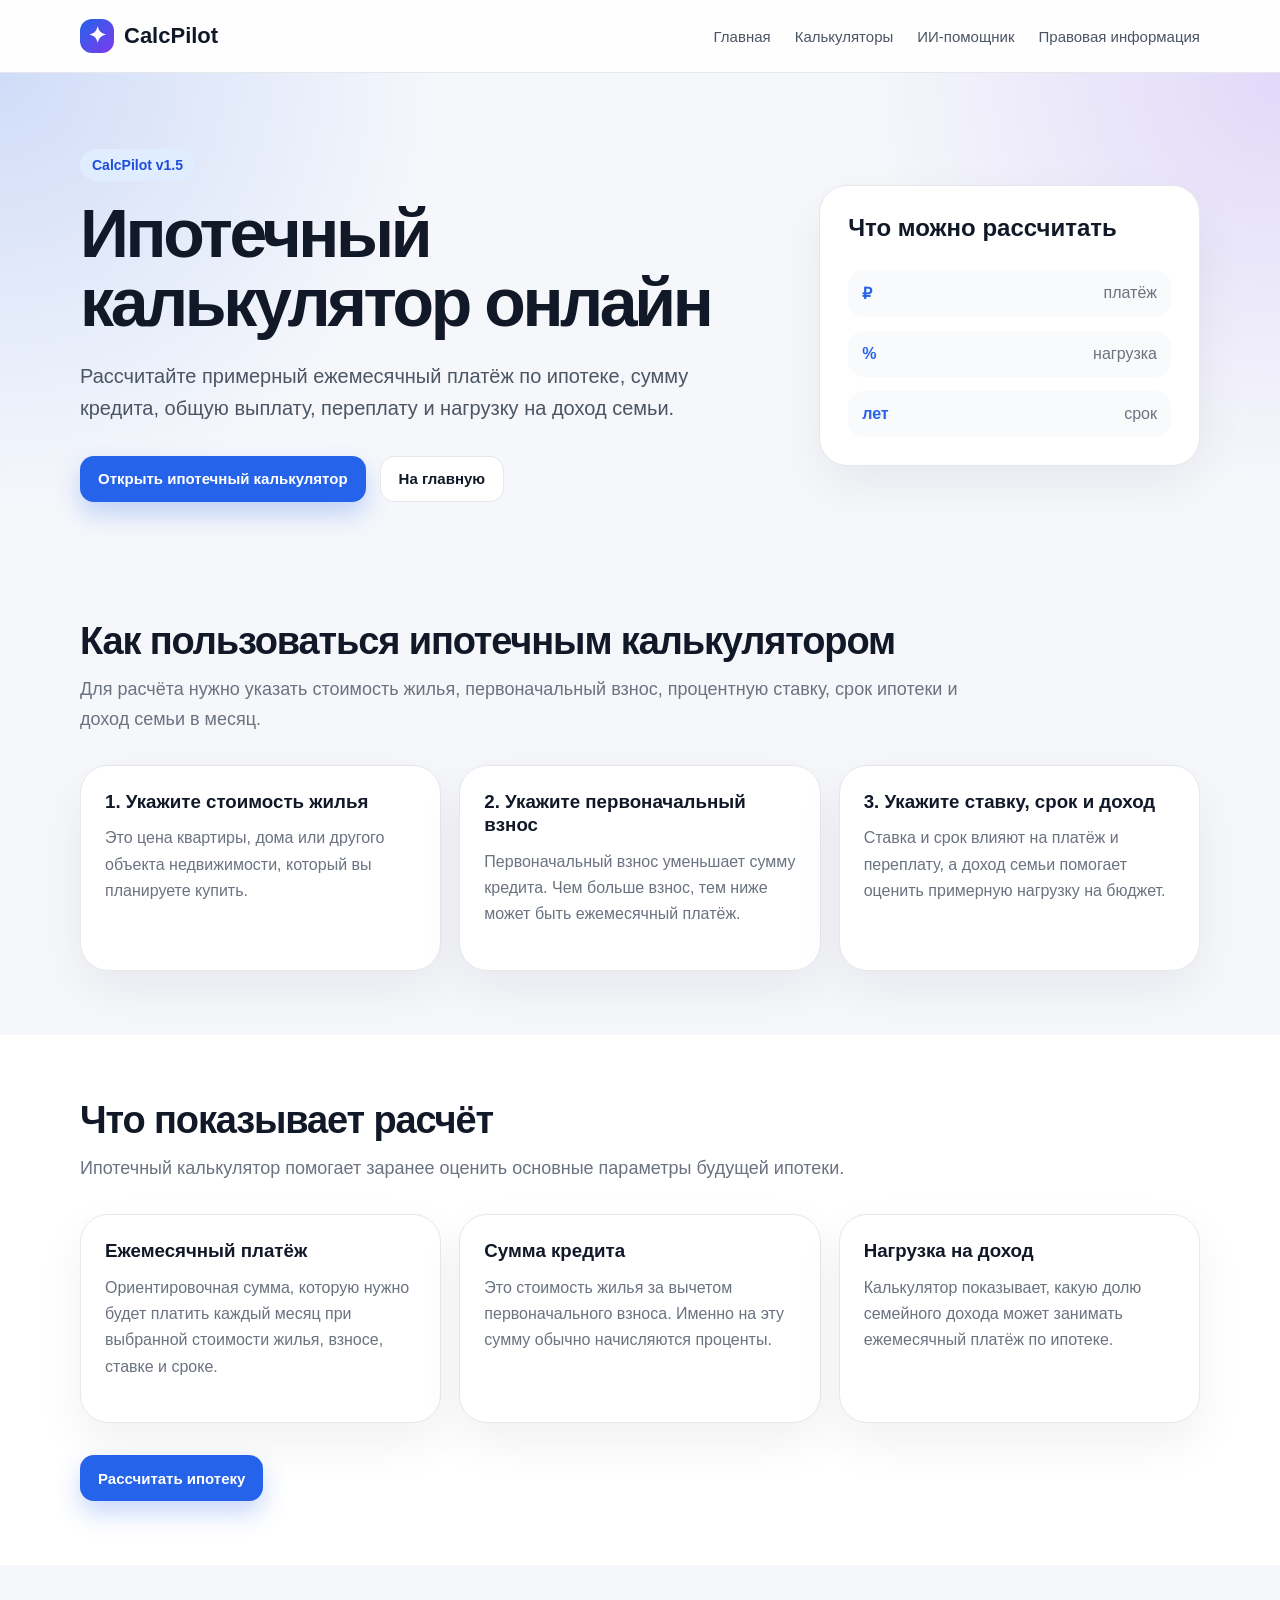
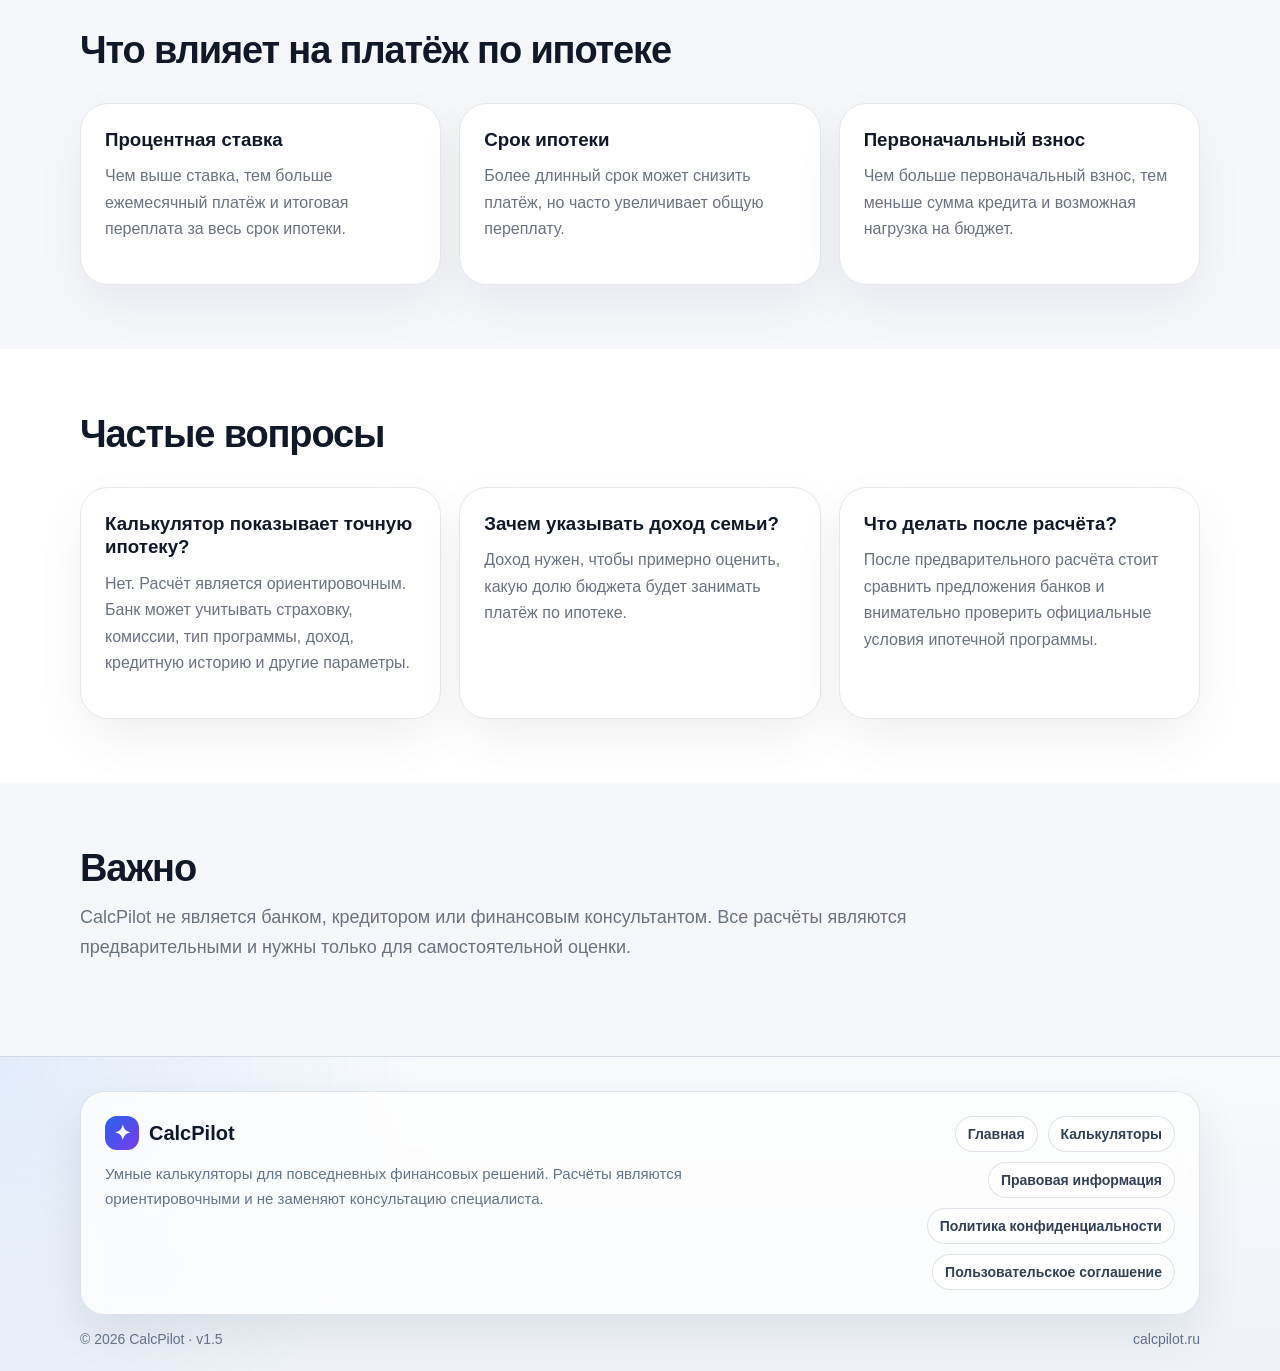
<file: mortgage-calculator/index.html>
<!DOCTYPE html>
<html lang="ru">
<head>
  <meta charset="UTF-8" />
  <meta name="viewport" content="width=device-width, initial-scale=1.0" />

  <title>Ипотечный калькулятор онлайн — рассчитать платёж по ипотеке | CalcPilot</title>

  <meta
    name="description"
    content="Ипотечный калькулятор CalcPilot помогает рассчитать примерный платёж по ипотеке, сумму кредита, переплату и нагрузку на доход семьи."
  />

  <link rel="canonical" href="https://calcpilot.ru/mortgage-calculator/" />

<meta name="referrer" content="strict-origin-when-cross-origin" />

<meta
  http-equiv="Content-Security-Policy"
  content="default-src 'self'; script-src 'self' 'unsafe-inline' https://mc.yandex.ru https://mc.yandex.com; style-src 'self' 'unsafe-inline'; img-src 'self' data: https://mc.yandex.ru https://mc.yandex.com; connect-src 'self' https://mc.yandex.ru https://mc.yandex.com https://mc.webvisor.org; object-src 'none'; base-uri 'self'; form-action 'self'; upgrade-insecure-requests;"
/>
  
<link rel="icon" href="/favicon.ico" sizes="any" />
<link rel="icon" type="image/png" sizes="120x120" href="/favicon-120x120.png?v=1" />
<link rel="icon" type="image/png" sizes="32x32" href="/favicon-32x32.png?v=1" />
<link rel="icon" type="image/png" sizes="16x16" href="/favicon-16x16.png?v=1" />
<link rel="apple-touch-icon" sizes="180x180" href="/apple-touch-icon.png?v=1" />
<link rel="manifest" href="/site.webmanifest" />
<link rel="shortcut icon" href="/favicon.ico" />


<link rel="stylesheet" href="../style.css?v=15" />
</head>


<body>
  <!-- Yandex.Metrika counter -->
  <script type="text/javascript">
    (function(m,e,t,r,i,k,a){
      m[i]=m[i]||function(){(m[i].a=m[i].a||[]).push(arguments)};
      m[i].l=1*new Date();
      for (var j = 0; j < document.scripts.length; j++) {
        if (document.scripts[j].src === r) { return; }
      }
      k=e.createElement(t),a=e.getElementsByTagName(t)[0],k.async=1,k.src=r,a.parentNode.insertBefore(k,a);
    })(window, document,'script','https://mc.yandex.ru/metrika/tag.js?id=109235181', 'ym');

    ym(109235181, 'init', {
      ssr:true,
      clickmap:true,
      ecommerce:"dataLayer",
      referrer: document.referrer,
      url: location.href,
      accurateTrackBounce:true,
      trackLinks:true
    });
  </script>
  <noscript>
    <div>
      <img src="https://mc.yandex.ru/watch/109235181" style="position:absolute; left:-9999px;" alt="" />
    </div>
  </noscript>
  <!-- /Yandex.Metrika counter -->

  <header class="header">
    <div class="container header-inner">
      <a href="/" class="logo" aria-label="CalcPilot — на главную">
        <span class="logo-icon">✦</span>
        <span>CalcPilot</span>
      </a>

      <nav class="nav">
        <a href="/">Главная</a>
        <a href="/#calculators">Калькуляторы</a>
        <a href="/#assistant">ИИ-помощник</a>
        <a href="/#legal">Правовая информация</a>
      </nav>
    </div>
  </header>

  <main>
    <section class="hero">
      <div class="container hero-inner">
        <div class="hero-content">
          <div class="badge">CalcPilot v1.5</div>

          <h1>Ипотечный калькулятор онлайн</h1>

          <p>
            Рассчитайте примерный ежемесячный платёж по ипотеке, сумму кредита,
            общую выплату, переплату и нагрузку на доход семьи.
          </p>

          <div class="hero-actions">
          <a href="/?calc=mortgage#calculators"
   class="btn primary"
   data-goal="seo_page_click"
   data-calculator="mortgage">
  Открыть ипотечный калькулятор
</a>
            <a href="/" class="btn secondary">На главную</a>
          </div>
        </div>

        <div class="hero-card">
          <h3>Что можно рассчитать</h3>

          <div class="mini-stats">
            <div>
              <strong>₽</strong>
              <span>платёж</span>
            </div>
            <div>
              <strong>%</strong>
              <span>нагрузка</span>
            </div>
            <div>
              <strong>лет</strong>
              <span>срок</span>
            </div>
          </div>
        </div>
      </div>
    </section>

    <section class="section">
      <div class="container">
        <div class="section-head">
          <h2>Как пользоваться ипотечным калькулятором</h2>
          <p>
            Для расчёта нужно указать стоимость жилья, первоначальный взнос,
            процентную ставку, срок ипотеки и доход семьи в месяц.
          </p>
        </div>

        <div class="cards">
          <div class="info-card">
            <h3>1. Укажите стоимость жилья</h3>
            <p>
              Это цена квартиры, дома или другого объекта недвижимости, который вы планируете купить.
            </p>
          </div>

          <div class="info-card">
            <h3>2. Укажите первоначальный взнос</h3>
            <p>
              Первоначальный взнос уменьшает сумму кредита. Чем больше взнос,
              тем ниже может быть ежемесячный платёж.
            </p>
          </div>

          <div class="info-card">
            <h3>3. Укажите ставку, срок и доход</h3>
            <p>
              Ставка и срок влияют на платёж и переплату, а доход семьи помогает оценить
              примерную нагрузку на бюджет.
            </p>
          </div>
        </div>
      </div>
    </section>

    <section class="section assistant-section">
      <div class="container">
        <div class="section-head">
          <h2>Что показывает расчёт</h2>
          <p>
            Ипотечный калькулятор помогает заранее оценить основные параметры будущей ипотеки.
          </p>
        </div>

        <div class="cards">
          <div class="info-card">
            <h3>Ежемесячный платёж</h3>
            <p>
              Ориентировочная сумма, которую нужно будет платить каждый месяц
              при выбранной стоимости жилья, взносе, ставке и сроке.
            </p>
          </div>

          <div class="info-card">
            <h3>Сумма кредита</h3>
            <p>
              Это стоимость жилья за вычетом первоначального взноса.
              Именно на эту сумму обычно начисляются проценты.
            </p>
          </div>

          <div class="info-card">
            <h3>Нагрузка на доход</h3>
            <p>
              Калькулятор показывает, какую долю семейного дохода может занимать
              ежемесячный платёж по ипотеке.
            </p>
          </div>
        </div>

        <div class="hero-actions" style="margin-top: 32px;">
          <a href="/?calc=mortgage#calculators"
   class="btn primary"
   data-goal="seo_page_click"
   data-calculator="mortgage">
  Рассчитать ипотеку
</a>
        </div>
      </div>
    </section>

    <section class="section">
      <div class="container">
        <div class="section-head">
          <h2>Что влияет на платёж по ипотеке</h2>
        </div>

        <div class="cards">
          <div class="info-card">
            <h3>Процентная ставка</h3>
            <p>
              Чем выше ставка, тем больше ежемесячный платёж и итоговая переплата
              за весь срок ипотеки.
            </p>
          </div>

          <div class="info-card">
            <h3>Срок ипотеки</h3>
            <p>
              Более длинный срок может снизить платёж, но часто увеличивает общую переплату.
            </p>
          </div>

          <div class="info-card">
            <h3>Первоначальный взнос</h3>
            <p>
              Чем больше первоначальный взнос, тем меньше сумма кредита и возможная нагрузка на бюджет.
            </p>
          </div>
        </div>
      </div>
    </section>

    <section class="section assistant-section">
      <div class="container">
        <div class="section-head">
          <h2>Частые вопросы</h2>
        </div>

        <div class="cards">
          <div class="info-card">
            <h3>Калькулятор показывает точную ипотеку?</h3>
            <p>
              Нет. Расчёт является ориентировочным. Банк может учитывать страховку,
              комиссии, тип программы, доход, кредитную историю и другие параметры.
            </p>
          </div>

          <div class="info-card">
            <h3>Зачем указывать доход семьи?</h3>
            <p>
              Доход нужен, чтобы примерно оценить, какую долю бюджета будет занимать
              платёж по ипотеке.
            </p>
          </div>

          <div class="info-card">
            <h3>Что делать после расчёта?</h3>
            <p>
              После предварительного расчёта стоит сравнить предложения банков
              и внимательно проверить официальные условия ипотечной программы.
            </p>
          </div>
        </div>
      </div>
    </section>

    <section class="section">
      <div class="container">
        <div class="section-head">
          <h2>Важно</h2>
          <p>
            CalcPilot не является банком, кредитором или финансовым консультантом.
            Все расчёты являются предварительными и нужны только для самостоятельной оценки.
          </p>
        </div>
      </div>
    </section>
  </main>

 <footer class="footer site-footer">
  <div class="container">
    <div class="footer-card">
      <div class="footer-brand">
        <a href="/" class="footer-logo" aria-label="CalcPilot — на главную">
          <span class="logo-icon">✦</span>
          <span>CalcPilot</span>
        </a>

        <p>
          Умные калькуляторы для повседневных финансовых решений.
          Расчёты являются ориентировочными и не заменяют консультацию специалиста.
        </p>
      </div>

      <div class="footer-links">
        <a href="/">Главная</a>
        <a href="/#calculators">Калькуляторы</a>
        <a href="/#legal">Правовая информация</a>
        <a href="/#privacy">Политика конфиденциальности</a>
        <a href="/#terms">Пользовательское соглашение</a>
      </div>
    </div>

    <div class="footer-bottom">
      <span>© 2026 CalcPilot · v1.5</span>
      <span>calcpilot.ru</span>
    </div>
  </div>
</footer>
  <script src="../script.js?v=15"></script>
</body>
</html>
</file>
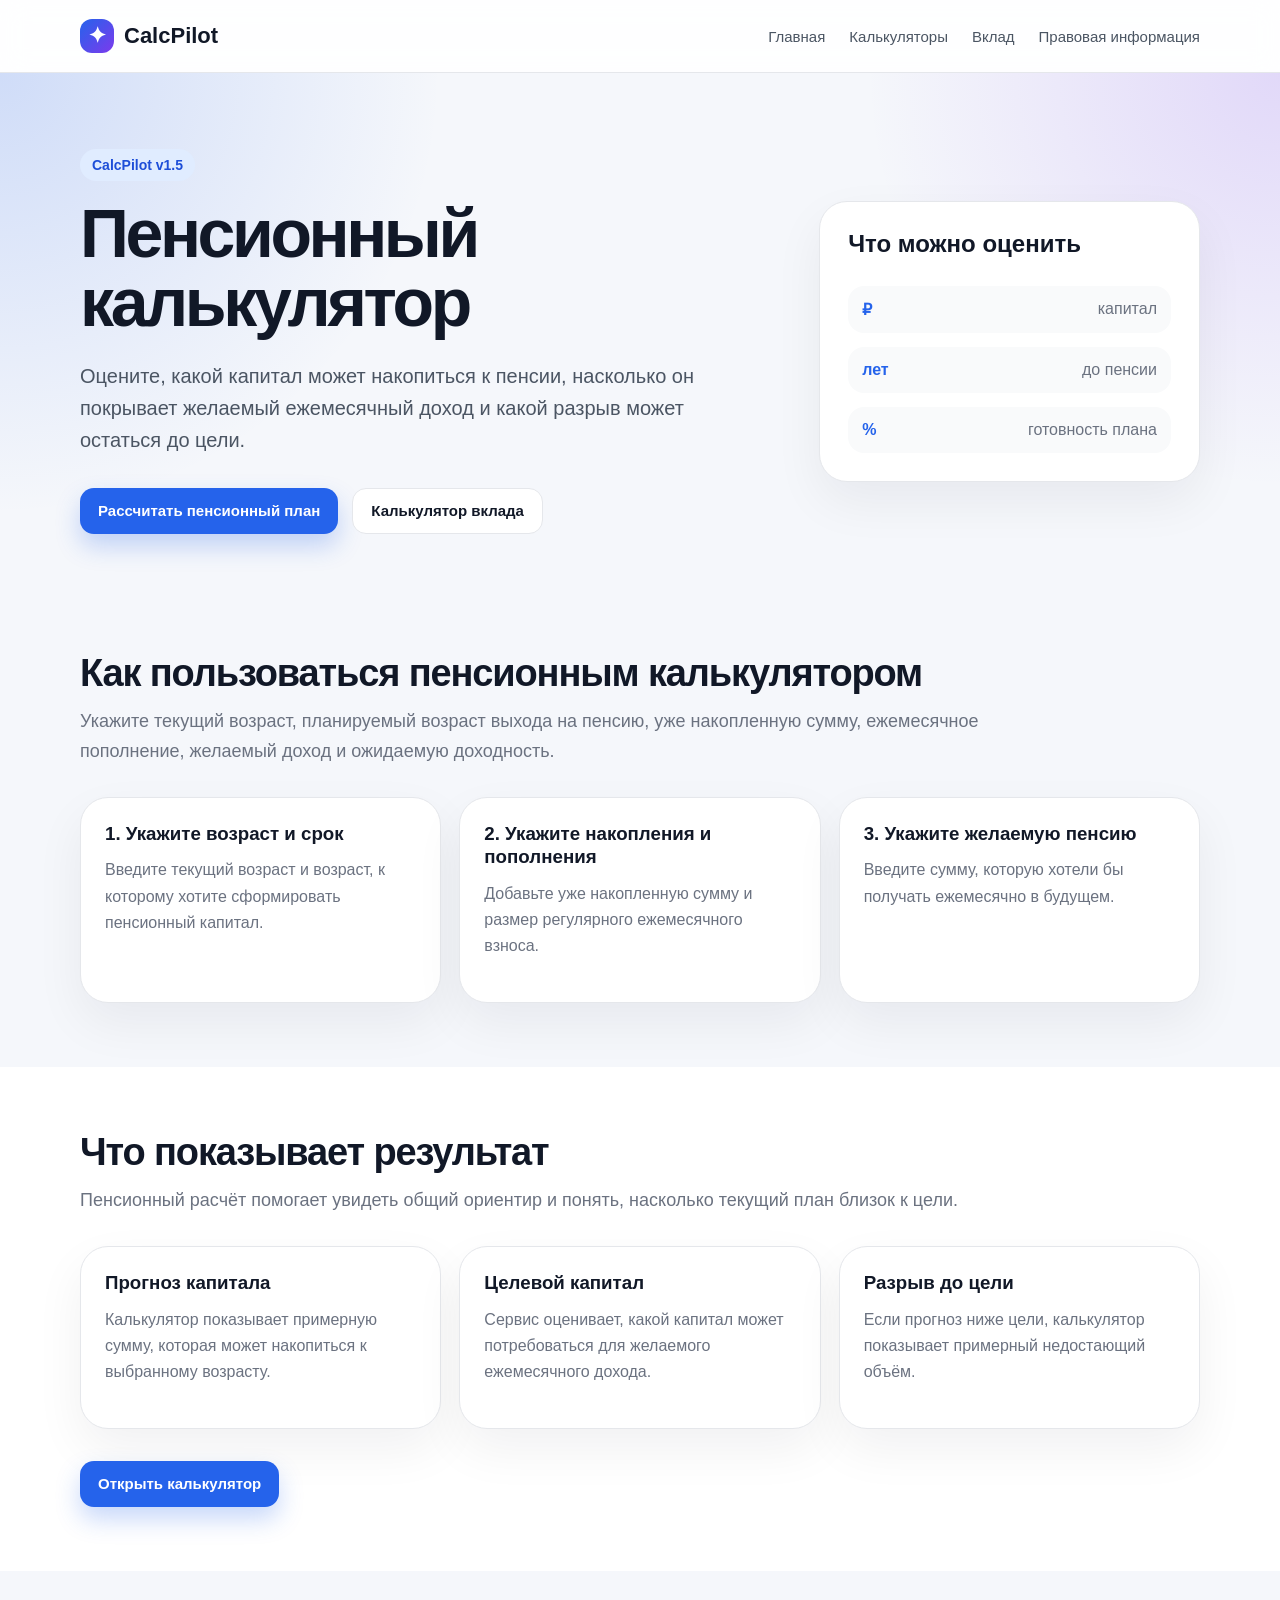
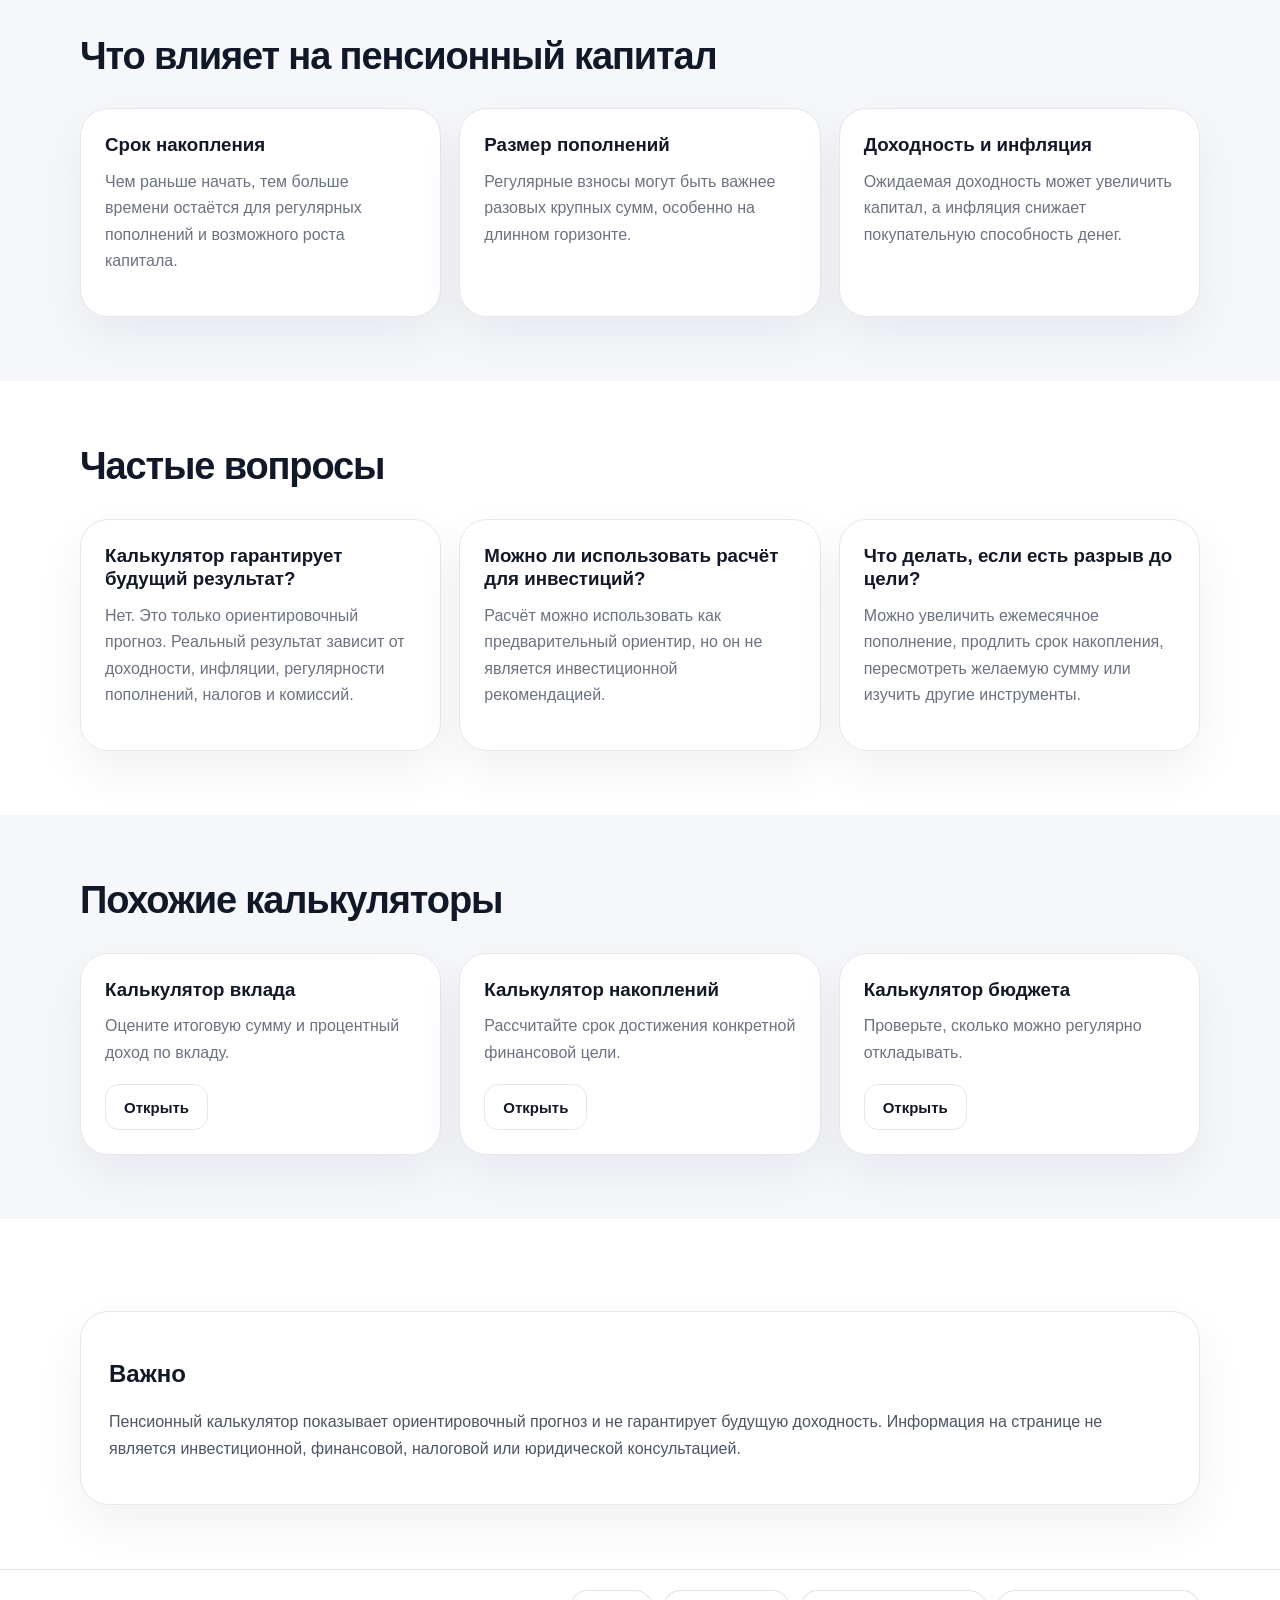
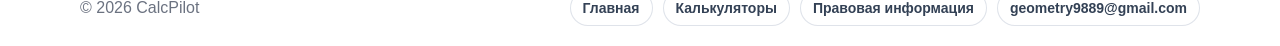
<file: pension-calculator/index.html>
<!DOCTYPE html>
<html lang="ru">
<head>
  <meta charset="UTF-8" />
  <meta name="viewport" content="width=device-width, initial-scale=1.0" />

  <title>Пенсионный калькулятор онлайн — рассчитать капитал к пенсии | CalcPilot</title>

  <meta
    name="description"
    content="Пенсионный калькулятор CalcPilot помогает предварительно оценить капитал к пенсии, желаемый ежемесячный доход и возможный разрыв до цели."
  />

  <link rel="canonical" href="https://calcpilot.ru/pension-calculator/" />

  <meta name="referrer" content="strict-origin-when-cross-origin" />

  <meta
    http-equiv="Content-Security-Policy"
    content="default-src 'self'; script-src 'self' 'unsafe-inline' https://mc.yandex.ru https://mc.yandex.com; style-src 'self' 'unsafe-inline'; img-src 'self' data: https://mc.yandex.ru https://mc.yandex.com; connect-src 'self' https://mc.yandex.ru https://mc.yandex.com https://mc.webvisor.org; object-src 'none'; base-uri 'self'; form-action 'self'; upgrade-insecure-requests;"
  />

  <link rel="icon" href="/favicon.ico" sizes="any" />
  <link rel="icon" type="image/png" sizes="120x120" href="/favicon-120x120.png?v=1" />
  <link rel="icon" type="image/png" sizes="32x32" href="/favicon-32x32.png?v=1" />
  <link rel="icon" type="image/png" sizes="16x16" href="/favicon-16x16.png?v=1" />
  <link rel="apple-touch-icon" sizes="180x180" href="/apple-touch-icon.png?v=1" />
  <link rel="manifest" href="/site.webmanifest" />
  <link rel="shortcut icon" href="/favicon.ico" />

  <link rel="stylesheet" href="../style.css?v=15" />
</head>

<body>
  <!-- Yandex.Metrika counter -->
  <script type="text/javascript">
    (function(m,e,t,r,i,k,a){
      m[i]=m[i]||function(){(m[i].a=m[i].a||[]).push(arguments)};
      m[i].l=1*new Date();
      for (var j = 0; j < document.scripts.length; j++) {
        if (document.scripts[j].src === r) { return; }
      }
      k=e.createElement(t),a=e.getElementsByTagName(t)[0],k.async=1,k.src=r,a.parentNode.insertBefore(k,a);
    })(window, document,'script','https://mc.yandex.ru/metrika/tag.js?id=109235181', 'ym');

    ym(109235181, 'init', {
      ssr:true,
      clickmap:true,
      ecommerce:"dataLayer",
      referrer: document.referrer,
      url: location.href,
      accurateTrackBounce:true,
      trackLinks:true
    });
  </script>
  <noscript>
    <div>
      <img src="https://mc.yandex.ru/watch/109235181" style="position:absolute; left:-9999px;" alt="" />
    </div>
  </noscript>
  <!-- /Yandex.Metrika counter -->

  <header class="header">
    <div class="container header-inner">
      <a href="/" class="logo" aria-label="CalcPilot — на главную">
        <span class="logo-icon">✦</span>
        <span>CalcPilot</span>
      </a>

      <nav class="nav">
        <a href="/">Главная</a>
        <a href="/#calculators">Калькуляторы</a>
        <a href="/deposit-calculator/">Вклад</a>
        <a href="/#legal">Правовая информация</a>
      </nav>
    </div>
  </header>

  <main>
    <section class="hero">
      <div class="container hero-inner">
        <div class="hero-content">
          <div class="badge">CalcPilot v1.5</div>

          <h1>Пенсионный калькулятор</h1>

          <p>
            Оцените, какой капитал может накопиться к пенсии, насколько он покрывает
            желаемый ежемесячный доход и какой разрыв может остаться до цели.
          </p>

          <div class="hero-actions">
            <a href="/?calc=pension#calculators"
               class="btn primary"
               data-goal="seo_page_click"
               data-calculator="pension">
              Рассчитать пенсионный план
            </a>

            <a href="/deposit-calculator/" class="btn secondary">
              Калькулятор вклада
            </a>
          </div>
        </div>

        <div class="hero-card">
          <h3>Что можно оценить</h3>

          <div class="mini-stats">
            <div>
              <strong>₽</strong>
              <span>капитал</span>
            </div>
            <div>
              <strong>лет</strong>
              <span>до пенсии</span>
            </div>
            <div>
              <strong>%</strong>
              <span>готовность плана</span>
            </div>
          </div>
        </div>
      </div>
    </section>

    <section class="section">
      <div class="container">
        <div class="section-head">
          <h2>Как пользоваться пенсионным калькулятором</h2>
          <p>
            Укажите текущий возраст, планируемый возраст выхода на пенсию, уже накопленную
            сумму, ежемесячное пополнение, желаемый доход и ожидаемую доходность.
          </p>
        </div>

        <div class="cards">
          <div class="info-card">
            <h3>1. Укажите возраст и срок</h3>
            <p>
              Введите текущий возраст и возраст, к которому хотите сформировать
              пенсионный капитал.
            </p>
          </div>

          <div class="info-card">
            <h3>2. Укажите накопления и пополнения</h3>
            <p>
              Добавьте уже накопленную сумму и размер регулярного ежемесячного взноса.
            </p>
          </div>

          <div class="info-card">
            <h3>3. Укажите желаемую пенсию</h3>
            <p>
              Введите сумму, которую хотели бы получать ежемесячно в будущем.
            </p>
          </div>
        </div>
      </div>
    </section>

    <section class="section assistant-section">
      <div class="container">
        <div class="section-head">
          <h2>Что показывает результат</h2>
          <p>
            Пенсионный расчёт помогает увидеть общий ориентир и понять,
            насколько текущий план близок к цели.
          </p>
        </div>

        <div class="cards">
          <div class="info-card">
            <h3>Прогноз капитала</h3>
            <p>
              Калькулятор показывает примерную сумму, которая может накопиться
              к выбранному возрасту.
            </p>
          </div>

          <div class="info-card">
            <h3>Целевой капитал</h3>
            <p>
              Сервис оценивает, какой капитал может потребоваться для желаемого
              ежемесячного дохода.
            </p>
          </div>

          <div class="info-card">
            <h3>Разрыв до цели</h3>
            <p>
              Если прогноз ниже цели, калькулятор показывает примерный недостающий объём.
            </p>
          </div>
        </div>

        <div class="hero-actions" style="margin-top: 32px;">
          <a href="/?calc=pension#calculators"
             class="btn primary"
             data-goal="seo_page_click"
             data-calculator="pension">
            Открыть калькулятор
          </a>
        </div>
      </div>
    </section>

    <section class="section">
      <div class="container">
        <div class="section-head">
          <h2>Что влияет на пенсионный капитал</h2>
        </div>

        <div class="cards">
          <div class="info-card">
            <h3>Срок накопления</h3>
            <p>
              Чем раньше начать, тем больше времени остаётся для регулярных пополнений
              и возможного роста капитала.
            </p>
          </div>

          <div class="info-card">
            <h3>Размер пополнений</h3>
            <p>
              Регулярные взносы могут быть важнее разовых крупных сумм,
              особенно на длинном горизонте.
            </p>
          </div>

          <div class="info-card">
            <h3>Доходность и инфляция</h3>
            <p>
              Ожидаемая доходность может увеличить капитал, а инфляция снижает
              покупательную способность денег.
            </p>
          </div>
        </div>
      </div>
    </section>

    <section class="section assistant-section">
      <div class="container">
        <div class="section-head">
          <h2>Частые вопросы</h2>
        </div>

        <div class="cards">
          <div class="info-card">
            <h3>Калькулятор гарантирует будущий результат?</h3>
            <p>
              Нет. Это только ориентировочный прогноз. Реальный результат зависит
              от доходности, инфляции, регулярности пополнений, налогов и комиссий.
            </p>
          </div>

          <div class="info-card">
            <h3>Можно ли использовать расчёт для инвестиций?</h3>
            <p>
              Расчёт можно использовать как предварительный ориентир, но он не является
              инвестиционной рекомендацией.
            </p>
          </div>

          <div class="info-card">
            <h3>Что делать, если есть разрыв до цели?</h3>
            <p>
              Можно увеличить ежемесячное пополнение, продлить срок накопления,
              пересмотреть желаемую сумму или изучить другие инструменты.
            </p>
          </div>
        </div>
      </div>
    </section>

    <section class="section">
      <div class="container">
        <div class="section-head">
          <h2>Похожие калькуляторы</h2>
        </div>

        <div class="cards">
          <div class="info-card">
            <h3>Калькулятор вклада</h3>
            <p>Оцените итоговую сумму и процентный доход по вкладу.</p>
            <a href="/deposit-calculator/" class="btn secondary">Открыть</a>
          </div>

          <div class="info-card">
            <h3>Калькулятор накоплений</h3>
            <p>Рассчитайте срок достижения конкретной финансовой цели.</p>
            <a href="/savings-calculator/" class="btn secondary">Открыть</a>
          </div>

          <div class="info-card">
            <h3>Калькулятор бюджета</h3>
            <p>Проверьте, сколько можно регулярно откладывать.</p>
            <a href="/budget-calculator/" class="btn secondary">Открыть</a>
          </div>
        </div>
      </div>
    </section>

    <section class="section assistant-section">
      <div class="container">
        <div class="legal-text">
          <h2>Важно</h2>
          <p>
            Пенсионный калькулятор показывает ориентировочный прогноз и не гарантирует
            будущую доходность. Информация на странице не является инвестиционной,
            финансовой, налоговой или юридической консультацией.
          </p>
        </div>
      </div>
    </section>
  </main>

  <footer class="footer">
    <div class="container footer-inner">
      <span>© 2026 CalcPilot</span>
      <div class="footer-links">
        <a href="/">Главная</a>
        <a href="/#calculators">Калькуляторы</a>
        <a href="/#legal">Правовая информация</a>
        <a href="mailto:geometry9889@gmail.com">geometry9889@gmail.com</a>
      </div>
    </div>
  </footer>

  <script src="../script.js?v=15"></script>
</body>
</html>
</file>
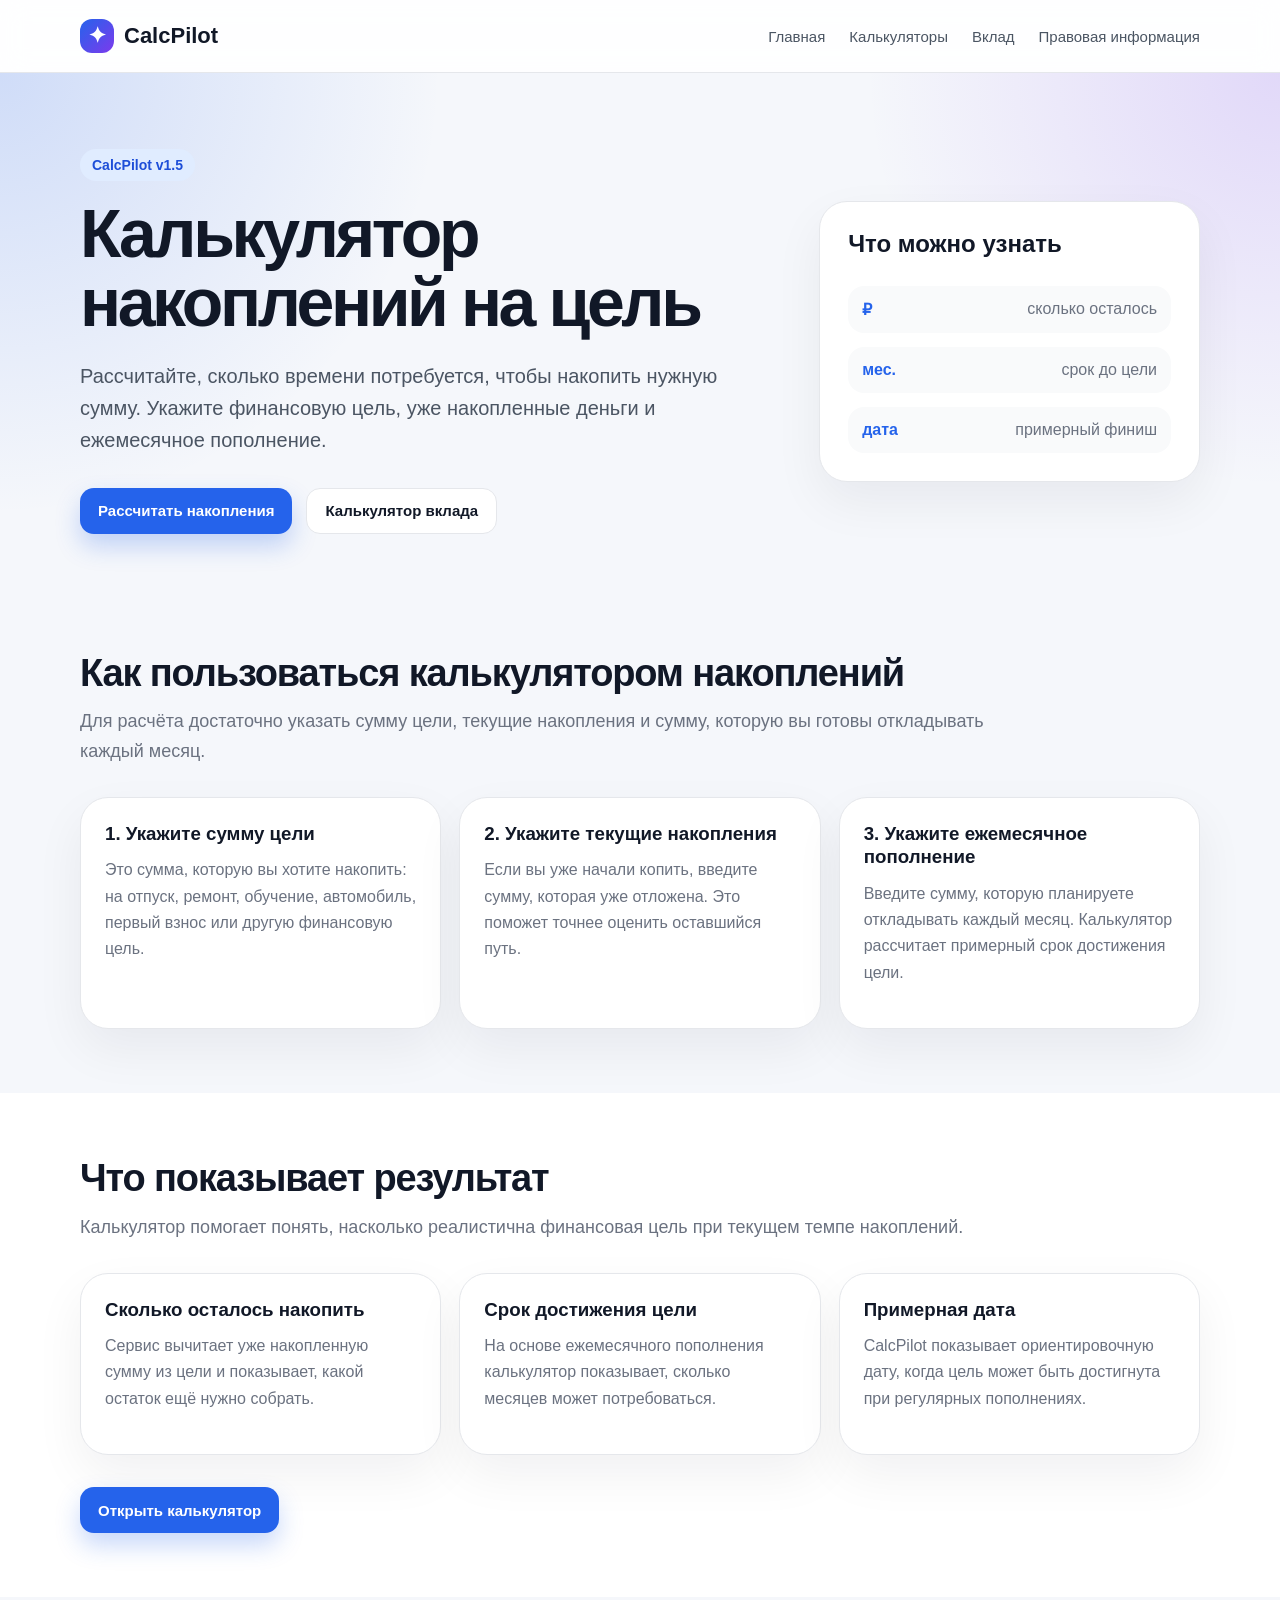
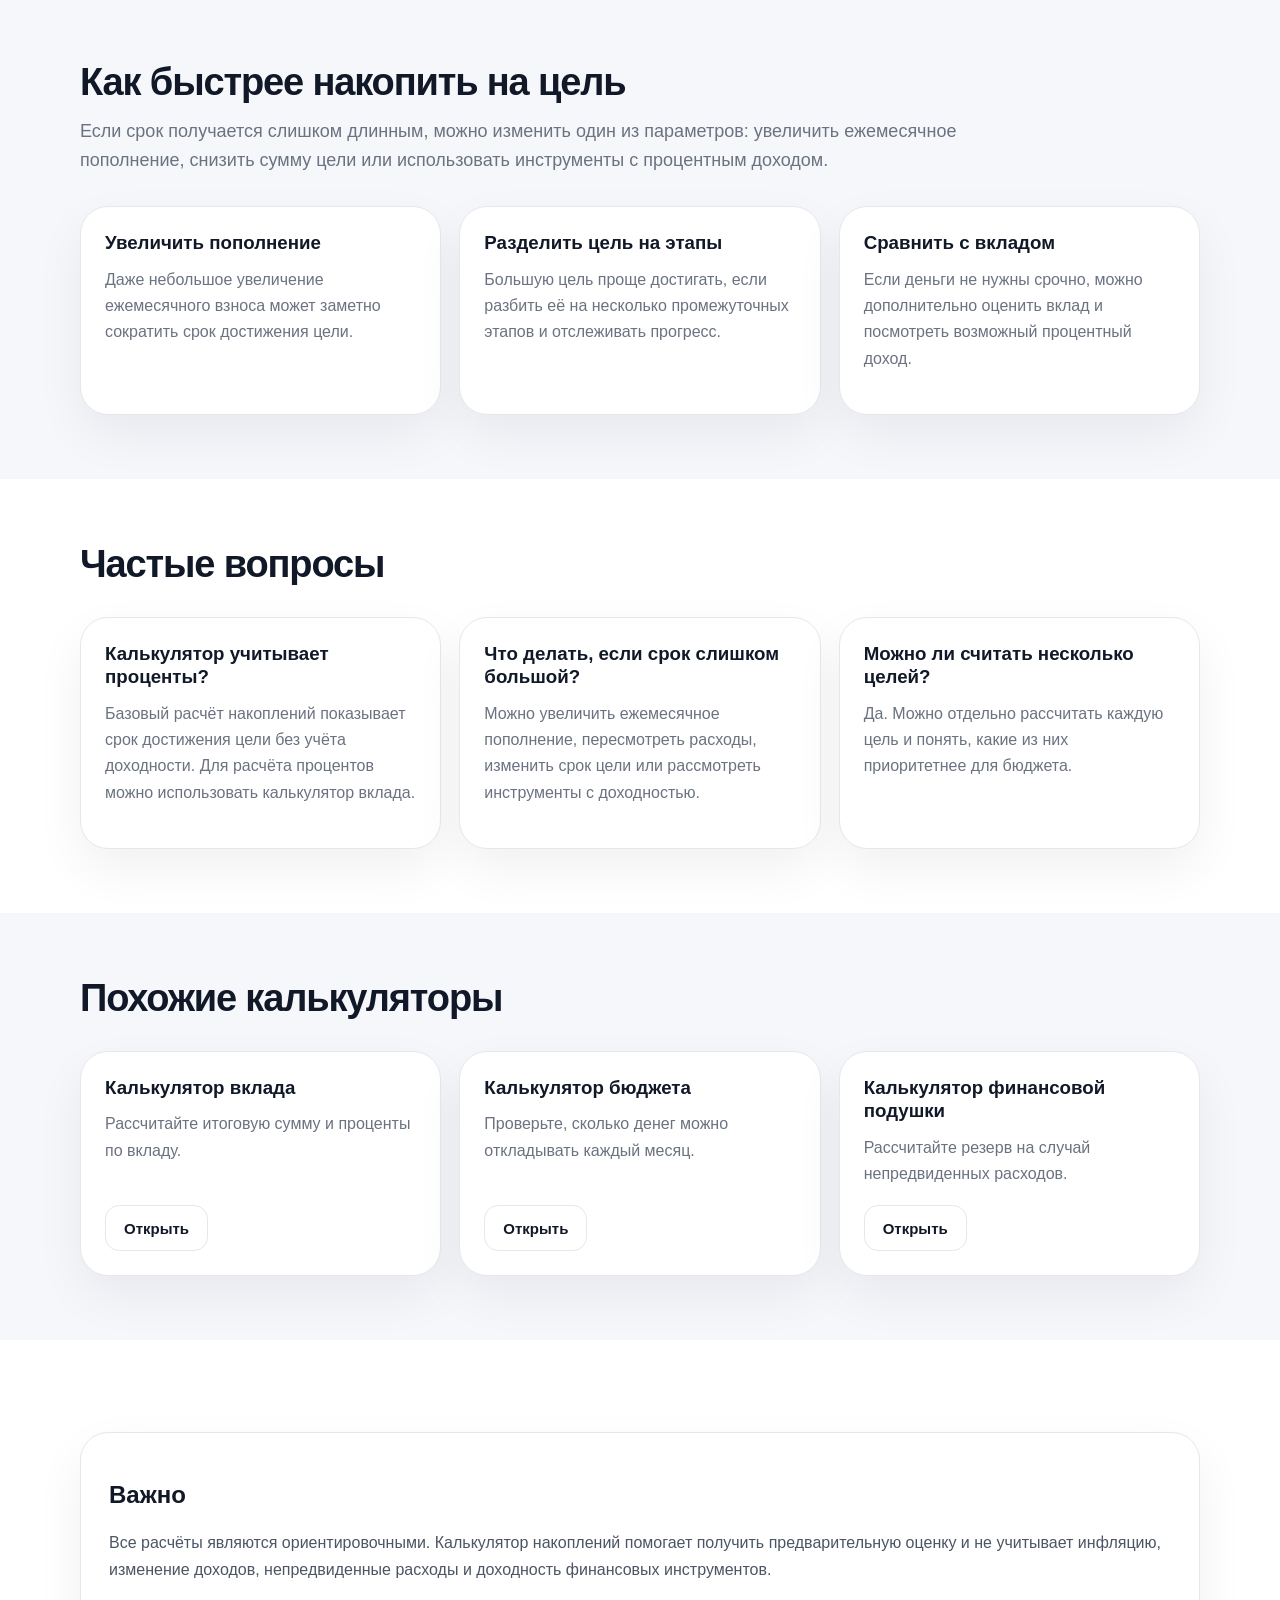
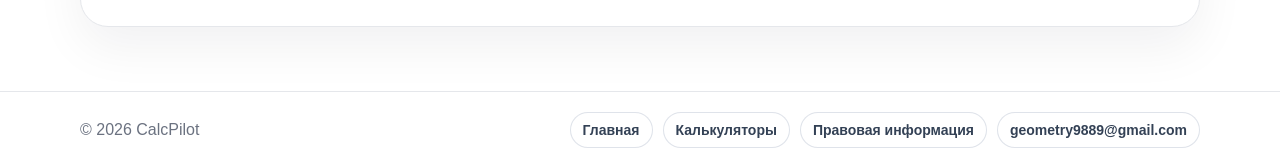
<file: savings-calculator/index.html>
<!DOCTYPE html>
<html lang="ru">
<head>
  <meta charset="UTF-8" />
  <meta name="viewport" content="width=device-width, initial-scale=1.0" />

  <title>Калькулятор накоплений онлайн — рассчитать срок достижения цели | CalcPilot</title>

  <meta
    name="description"
    content="Калькулятор накоплений CalcPilot помогает рассчитать, сколько времени потребуется для достижения финансовой цели при заданной сумме, текущих накоплениях и ежемесячных пополнениях."
  />

  <link rel="canonical" href="https://calcpilot.ru/savings-calculator/" />

  <meta name="referrer" content="strict-origin-when-cross-origin" />

  <meta
    http-equiv="Content-Security-Policy"
    content="default-src 'self'; script-src 'self' 'unsafe-inline' https://mc.yandex.ru https://mc.yandex.com; style-src 'self' 'unsafe-inline'; img-src 'self' data: https://mc.yandex.ru https://mc.yandex.com; connect-src 'self' https://mc.yandex.ru https://mc.yandex.com https://mc.webvisor.org; object-src 'none'; base-uri 'self'; form-action 'self'; upgrade-insecure-requests;"
  />

  <link rel="icon" href="/favicon.ico" sizes="any" />
  <link rel="icon" type="image/png" sizes="120x120" href="/favicon-120x120.png?v=1" />
  <link rel="icon" type="image/png" sizes="32x32" href="/favicon-32x32.png?v=1" />
  <link rel="icon" type="image/png" sizes="16x16" href="/favicon-16x16.png?v=1" />
  <link rel="apple-touch-icon" sizes="180x180" href="/apple-touch-icon.png?v=1" />
  <link rel="manifest" href="/site.webmanifest" />
  <link rel="shortcut icon" href="/favicon.ico" />

  <link rel="stylesheet" href="../style.css?v=15" />
</head>

<body>
  <!-- Yandex.Metrika counter -->
  <script type="text/javascript">
    (function(m,e,t,r,i,k,a){
      m[i]=m[i]||function(){(m[i].a=m[i].a||[]).push(arguments)};
      m[i].l=1*new Date();
      for (var j = 0; j < document.scripts.length; j++) {
        if (document.scripts[j].src === r) { return; }
      }
      k=e.createElement(t),a=e.getElementsByTagName(t)[0],k.async=1,k.src=r,a.parentNode.insertBefore(k,a);
    })(window, document,'script','https://mc.yandex.ru/metrika/tag.js?id=109235181', 'ym');

    ym(109235181, 'init', {
      ssr:true,
      clickmap:true,
      ecommerce:"dataLayer",
      referrer: document.referrer,
      url: location.href,
      accurateTrackBounce:true,
      trackLinks:true
    });
  </script>
  <noscript>
    <div>
      <img src="https://mc.yandex.ru/watch/109235181" style="position:absolute; left:-9999px;" alt="" />
    </div>
  </noscript>
  <!-- /Yandex.Metrika counter -->

  <header class="header">
    <div class="container header-inner">
      <a href="/" class="logo" aria-label="CalcPilot — на главную">
        <span class="logo-icon">✦</span>
        <span>CalcPilot</span>
      </a>

      <nav class="nav">
        <a href="/">Главная</a>
        <a href="/#calculators">Калькуляторы</a>
        <a href="/deposit-calculator/">Вклад</a>
        <a href="/#legal">Правовая информация</a>
      </nav>
    </div>
  </header>

  <main>
    <section class="hero">
      <div class="container hero-inner">
        <div class="hero-content">
          <div class="badge">CalcPilot v1.5</div>

          <h1>Калькулятор накоплений на цель</h1>

          <p>
            Рассчитайте, сколько времени потребуется, чтобы накопить нужную сумму.
            Укажите финансовую цель, уже накопленные деньги и ежемесячное пополнение.
          </p>

          <div class="hero-actions">
            <a href="/?calc=savings#calculators"
               class="btn primary"
               data-goal="seo_page_click"
               data-calculator="savings">
              Рассчитать накопления
            </a>

            <a href="/deposit-calculator/" class="btn secondary">
              Калькулятор вклада
            </a>
          </div>
        </div>

        <div class="hero-card">
          <h3>Что можно узнать</h3>

          <div class="mini-stats">
            <div>
              <strong>₽</strong>
              <span>сколько осталось</span>
            </div>
            <div>
              <strong>мес.</strong>
              <span>срок до цели</span>
            </div>
            <div>
              <strong>дата</strong>
              <span>примерный финиш</span>
            </div>
          </div>
        </div>
      </div>
    </section>

    <section class="section">
      <div class="container">
        <div class="section-head">
          <h2>Как пользоваться калькулятором накоплений</h2>
          <p>
            Для расчёта достаточно указать сумму цели, текущие накопления и сумму,
            которую вы готовы откладывать каждый месяц.
          </p>
        </div>

        <div class="cards">
          <div class="info-card">
            <h3>1. Укажите сумму цели</h3>
            <p>
              Это сумма, которую вы хотите накопить: на отпуск, ремонт, обучение,
              автомобиль, первый взнос или другую финансовую цель.
            </p>
          </div>

          <div class="info-card">
            <h3>2. Укажите текущие накопления</h3>
            <p>
              Если вы уже начали копить, введите сумму, которая уже отложена.
              Это поможет точнее оценить оставшийся путь.
            </p>
          </div>

          <div class="info-card">
            <h3>3. Укажите ежемесячное пополнение</h3>
            <p>
              Введите сумму, которую планируете откладывать каждый месяц.
              Калькулятор рассчитает примерный срок достижения цели.
            </p>
          </div>
        </div>
      </div>
    </section>

    <section class="section assistant-section">
      <div class="container">
        <div class="section-head">
          <h2>Что показывает результат</h2>
          <p>
            Калькулятор помогает понять, насколько реалистична финансовая цель
            при текущем темпе накоплений.
          </p>
        </div>

        <div class="cards">
          <div class="info-card">
            <h3>Сколько осталось накопить</h3>
            <p>
              Сервис вычитает уже накопленную сумму из цели и показывает,
              какой остаток ещё нужно собрать.
            </p>
          </div>

          <div class="info-card">
            <h3>Срок достижения цели</h3>
            <p>
              На основе ежемесячного пополнения калькулятор показывает,
              сколько месяцев может потребоваться.
            </p>
          </div>

          <div class="info-card">
            <h3>Примерная дата</h3>
            <p>
              CalcPilot показывает ориентировочную дату, когда цель может быть достигнута
              при регулярных пополнениях.
            </p>
          </div>
        </div>

        <div class="hero-actions" style="margin-top: 32px;">
          <a href="/?calc=savings#calculators"
             class="btn primary"
             data-goal="seo_page_click"
             data-calculator="savings">
            Открыть калькулятор
          </a>
        </div>
      </div>
    </section>

    <section class="section">
      <div class="container">
        <div class="section-head">
          <h2>Как быстрее накопить на цель</h2>
          <p>
            Если срок получается слишком длинным, можно изменить один из параметров:
            увеличить ежемесячное пополнение, снизить сумму цели или использовать
            инструменты с процентным доходом.
          </p>
        </div>

        <div class="cards">
          <div class="info-card">
            <h3>Увеличить пополнение</h3>
            <p>
              Даже небольшое увеличение ежемесячного взноса может заметно сократить
              срок достижения цели.
            </p>
          </div>

          <div class="info-card">
            <h3>Разделить цель на этапы</h3>
            <p>
              Большую цель проще достигать, если разбить её на несколько промежуточных
              этапов и отслеживать прогресс.
            </p>
          </div>

          <div class="info-card">
            <h3>Сравнить с вкладом</h3>
            <p>
              Если деньги не нужны срочно, можно дополнительно оценить вклад
              и посмотреть возможный процентный доход.
            </p>
          </div>
        </div>
      </div>
    </section>

    <section class="section assistant-section">
      <div class="container">
        <div class="section-head">
          <h2>Частые вопросы</h2>
        </div>

        <div class="cards">
          <div class="info-card">
            <h3>Калькулятор учитывает проценты?</h3>
            <p>
              Базовый расчёт накоплений показывает срок достижения цели без учёта
              доходности. Для расчёта процентов можно использовать калькулятор вклада.
            </p>
          </div>

          <div class="info-card">
            <h3>Что делать, если срок слишком большой?</h3>
            <p>
              Можно увеличить ежемесячное пополнение, пересмотреть расходы,
              изменить срок цели или рассмотреть инструменты с доходностью.
            </p>
          </div>

          <div class="info-card">
            <h3>Можно ли считать несколько целей?</h3>
            <p>
              Да. Можно отдельно рассчитать каждую цель и понять, какие из них
              приоритетнее для бюджета.
            </p>
          </div>
        </div>
      </div>
    </section>

    <section class="section">
      <div class="container">
        <div class="section-head">
          <h2>Похожие калькуляторы</h2>
        </div>

        <div class="cards">
          <div class="info-card">
            <h3>Калькулятор вклада</h3>
            <p>Рассчитайте итоговую сумму и проценты по вкладу.</p>
            <a href="/deposit-calculator/" class="btn secondary">Открыть</a>
          </div>

          <div class="info-card">
            <h3>Калькулятор бюджета</h3>
            <p>Проверьте, сколько денег можно откладывать каждый месяц.</p>
            <a href="/budget-calculator/" class="btn secondary">Открыть</a>
          </div>

          <div class="info-card">
            <h3>Калькулятор финансовой подушки</h3>
            <p>Рассчитайте резерв на случай непредвиденных расходов.</p>
            <a href="/emergency-fund-calculator/" class="btn secondary">Открыть</a>
          </div>
        </div>
      </div>
    </section>

    <section class="section assistant-section">
      <div class="container">
        <div class="legal-text">
          <h2>Важно</h2>
          <p>
            Все расчёты являются ориентировочными. Калькулятор накоплений помогает
            получить предварительную оценку и не учитывает инфляцию, изменение доходов,
            непредвиденные расходы и доходность финансовых инструментов.
          </p>
        </div>
      </div>
    </section>
  </main>

  <footer class="footer">
    <div class="container footer-inner">
      <span>© 2026 CalcPilot</span>
      <div class="footer-links">
        <a href="/">Главная</a>
        <a href="/#calculators">Калькуляторы</a>
        <a href="/#legal">Правовая информация</a>
        <a href="mailto:geometry9889@gmail.com">geometry9889@gmail.com</a>
      </div>
    </div>
  </footer>

  <script src="../script.js?v=15"></script>
</body>
</html>
</file>
<file: style.css>
* {
  box-sizing: border-box;
}

html {
  scroll-behavior: smooth;
}

body {
  margin: 0;
  font-family: Inter, Arial, sans-serif;
  color: #111827;
  background: #f5f7fb;
}

a {
  color: inherit;
  text-decoration: none;
}

.container {
  width: min(1120px, calc(100% - 32px));
  margin: 0 auto;
}

.header {
  position: sticky;
  top: 0;
  z-index: 10;
  background: rgba(255, 255, 255, 0.88);
  backdrop-filter: blur(14px);
  border-bottom: 1px solid #e5e7eb;
}

.header-inner {
  height: 72px;
  display: flex;
  align-items: center;
  justify-content: space-between;
}

.logo {
  display: flex;
  align-items: center;
  gap: 10px;
  font-weight: 800;
  font-size: 22px;
  color: #111827;
}

.logo-icon {
  width: 34px;
  height: 34px;
  border-radius: 12px;
  display: grid;
  place-items: center;
  color: #ffffff;
  background: linear-gradient(135deg, #2563eb, #7c3aed);
}

.nav {
  display: flex;
  gap: 24px;
  font-size: 15px;
  color: #4b5563;
}

.nav a:hover {
  color: #2563eb;
}

.hero {
  padding: 76px 0 54px;
  background:
    radial-gradient(circle at top left, rgba(37, 99, 235, 0.18), transparent 32%),
    radial-gradient(circle at top right, rgba(124, 58, 237, 0.16), transparent 30%);
}

.hero-inner {
  display: grid;
  grid-template-columns: 1.3fr 0.7fr;
  gap: 32px;
  align-items: center;
}

.badge {
  display: inline-flex;
  padding: 8px 12px;
  border-radius: 999px;
  background: #e0ecff;
  color: #1d4ed8;
  font-weight: 700;
  font-size: 14px;
  margin-bottom: 18px;
}

.hero h1 {
  margin: 0;
  font-size: clamp(38px, 6vw, 68px);
  line-height: 1.02;
  letter-spacing: -0.05em;
}

.hero p {
  max-width: 640px;
  margin: 22px 0 0;
  font-size: 20px;
  line-height: 1.6;
  color: #4b5563;
}

.hero-actions {
  margin-top: 32px;
  display: flex;
  flex-wrap: wrap;
  gap: 14px;
}

.btn {
  border: none;
  cursor: pointer;
  display: inline-flex;
  justify-content: center;
  align-items: center;
  min-height: 46px;
  padding: 0 18px;
  border-radius: 14px;
  font-weight: 800;
  font-size: 15px;
  transition: 0.2s ease;
}

.btn.primary {
  background: #2563eb;
  color: #ffffff;
  box-shadow: 0 12px 24px rgba(37, 99, 235, 0.25);
}

.btn.primary:hover {
  background: #1d4ed8;
  transform: translateY(-1px);
}

.btn.secondary {
  background: #ffffff;
  color: #111827;
  border: 1px solid #e5e7eb;
}

.btn.secondary:hover {
  border-color: #2563eb;
  color: #2563eb;
}

.btn.full {
  width: 100%;
  margin-top: 8px;
}

.hero-card,
.result-card,
.calc-form,
.assistant-box,
.info-card,
.ad-placeholder {
  background: #ffffff;
  border: 1px solid #e5e7eb;
  border-radius: 28px;
  box-shadow: 0 20px 50px rgba(15, 23, 42, 0.06);
}

.hero-card {
  padding: 28px;
}

.hero-card h3 {
  margin: 0 0 10px;
  font-size: 24px;
}

.muted {
  color: #6b7280;
}

.mini-stats {
  margin-top: 28px;
  display: grid;
  gap: 14px;
}

.mini-stats div {
  display: flex;
  justify-content: space-between;
  gap: 16px;
  padding: 14px;
  border-radius: 16px;
  background: #f9fafb;
}

.mini-stats strong {
  color: #2563eb;
}

.mini-stats span {
  color: #6b7280;
}

.section {
  padding: 64px 0;
}

.section-head {
  margin-bottom: 28px;
}

.section-head h2 {
  margin: 0;
  font-size: 38px;
  letter-spacing: -0.03em;
}

.section-head p {
  margin: 10px 0 0;
  color: #6b7280;
  font-size: 18px;
  line-height: 1.5;
}

.tabs {
  display: flex;
  flex-wrap: wrap;
  gap: 12px;
  margin-bottom: 22px;
}

.tab {
  border: 1px solid #e5e7eb;
  background: #ffffff;
  padding: 12px 18px;
  border-radius: 999px;
  cursor: pointer;
  font-weight: 800;
  color: #4b5563;
}

.tab.active {
  background: #111827;
  color: #ffffff;
  border-color: #111827;
}

.calculator {
  display: none;
}

.calculator.active {
  display: block;
}

.calc-grid {
  display: grid;
  grid-template-columns: 1fr 1fr;
  gap: 22px;
}

.calc-form,
.result-card {
  padding: 28px;
}

.calc-form h3,
.result-card h3 {
  margin: 0 0 20px;
  font-size: 24px;
}

label {
  display: block;
  font-weight: 700;
  margin-bottom: 16px;
  color: #374151;
}

input {
  width: 100%;
  margin-top: 8px;
  min-height: 48px;
  padding: 0 14px;
  border-radius: 14px;
  border: 1px solid #d1d5db;
  font-size: 16px;
  outline: none;
}

input:focus {
  border-color: #2563eb;
  box-shadow: 0 0 0 4px rgba(37, 99, 235, 0.12);
}

.big-result {
  margin: 12px 0 22px;
  font-size: 40px;
  font-weight: 900;
  color: #2563eb;
  letter-spacing: -0.04em;
}

.result-list {
  display: grid;
  gap: 12px;
}

.result-list div {
  display: flex;
  justify-content: space-between;
  gap: 16px;
  padding: 14px;
  background: #f9fafb;
  border-radius: 16px;
}

.result-list span {
  color: #6b7280;
}

.result-list strong {
  text-align: right;
}

.hint {
  margin-top: 18px;
  padding: 14px;
  border-radius: 16px;
  color: #374151;
  background: #eff6ff;
  line-height: 1.5;
}

.assistant-section {
  background: #ffffff;
}

.assistant-box {
  padding: 20px;
}

.chat-window {
  min-height: 220px;
  max-height: 360px;
  overflow-y: auto;
  padding: 10px;
  display: grid;
  gap: 12px;
}

.message {
  max-width: 78%;
  padding: 14px 16px;
  border-radius: 18px;
  line-height: 1.5;
}

.message.bot {
  background: #f3f4f6;
  color: #111827;
  border-bottom-left-radius: 6px;
}

.message.user {
  background: #2563eb;
  color: #ffffff;
  margin-left: auto;
  border-bottom-right-radius: 6px;
}

.chat-input {
  display: grid;
  grid-template-columns: 1fr auto;
  gap: 12px;
  margin-top: 14px;
}

.cards {
  display: grid;
  grid-template-columns: repeat(3, 1fr);
  gap: 18px;
}

.info-card {
  padding: 24px;
}

.info-card h3 {
  margin: 0 0 10px;
}

.info-card p {
  margin: 0;
  color: #6b7280;
  line-height: 1.6;
}

.ad-placeholder-section {
  padding-top: 0;
}

.ad-placeholder {
  padding: 30px;
  text-align: center;
  color: #6b7280;
  background:
    repeating-linear-gradient(
      -45deg,
      #ffffff,
      #ffffff 10px,
      #f9fafb 10px,
      #f9fafb 20px
    );
}

.footer {
  border-top: 1px solid #e5e7eb;
  background: #ffffff;
}

.footer-inner {
  min-height: 76px;
  display: flex;
  justify-content: space-between;
  align-items: center;
  color: #6b7280;
}

@media (max-width: 820px) {
  .nav {
    display: none;
  }

  .hero-inner,
  .calc-grid,
  .cards {
    grid-template-columns: 1fr;
  }

  .hero {
    padding-top: 48px;
  }

  .chat-input {
    grid-template-columns: 1fr;
  }

  .message {
    max-width: 92%;
  }

  .footer-inner {
    flex-direction: column;
    justify-content: center;
    gap: 8px;
  }
}
.legal-text {
  margin-top: 28px;
  padding: 28px;
  background: #ffffff;
  border: 1px solid #e5e7eb;
  border-radius: 28px;
  box-shadow: 0 20px 50px rgba(15, 23, 42, 0.06);
}

.legal-text h3 {
  margin: 24px 0 10px;
  font-size: 22px;
}

.legal-text h3:first-child {
  margin-top: 0;
}

.legal-text p {
  margin: 0 0 14px;
  color: #4b5563;
  line-height: 1.7;
}

.legal-text a {
  color: #2563eb;
  font-weight: 700;
}

.footer-links {
  display: flex;
  flex-wrap: wrap;
  gap: 14px;
  justify-content: flex-end;
}

.footer-links a {
  color: #6b7280;
  font-size: 14px;
}

.footer-links a:hover {
  color: #2563eb;
}

.cookie-banner {
  position: fixed;
  left: 50%;
  bottom: 18px;
  transform: translateX(-50%);
  z-index: 50;
  width: min(980px, calc(100% - 32px));
  display: none;
  grid-template-columns: 1fr auto;
  gap: 16px;
  align-items: center;
  padding: 18px;
  background: #111827;
  color: #ffffff;
  border-radius: 22px;
  box-shadow: 0 20px 50px rgba(15, 23, 42, 0.3);
}

.cookie-banner.show {
  display: grid;
}

.cookie-text {
  font-size: 14px;
  line-height: 1.5;
  color: #e5e7eb;
}

.cookie-text a {
  color: #93c5fd;
  font-weight: 800;
}

@media (max-width: 820px) {
  .footer-links {
    justify-content: center;
  }

  .cookie-banner {
    grid-template-columns: 1fr;
  }

  .cookie-banner .btn {
    width: 100%;
  }
}
.doc-date {
  margin-top: 10px;
  font-size: 14px;
  color: #6b7280;
  font-weight: 700;
}

/* Единые интервалы для текстовых блоков и карточек */
.section {
  padding: 64px 0;
}

.section-head {
  margin-bottom: 30px;
}

.section-head h2 {
  line-height: 1.15;
}

.section-head p {
  max-width: 920px;
  margin-top: 12px;
  line-height: 1.65;
}

.cards {
  align-items: stretch;
}

.info-card {
  display: flex;
  flex-direction: column;
  height: 100%;
}

.info-card h3 {
  margin: 0 0 12px;
  line-height: 1.25;
}

.info-card p {
  margin: 0 0 18px;
  line-height: 1.65;
}

.info-card .btn {
  margin-top: auto;
  align-self: flex-start;
}

/* Единый ритм для SEO/FAQ/информационных текстов под калькуляторами */
.section .container > h3 {
  margin: 28px 0 10px;
  line-height: 1.25;
}

.section .container > p {
  margin: 0 0 16px;
  line-height: 1.7;
  color: #4b5563;
}

/* Исправление интервалов в блоке финансовой подушки */
#cushion-guide {
  padding-top: 24px;
}

#cushion-guide .section-head {
  margin-bottom: 24px;
}

#cushion-guide .cards + .section-head {
  margin-top: 52px;
}

#cushion-guide .section-head h2 {
  line-height: 1.18;
}

#cushion-guide .section-head p {
  max-width: 920px;
  line-height: 1.65;
}

#cushion-guide .cards {
  margin-bottom: 0;
}
select {
  width: 100%;
  margin-top: 8px;
  min-height: 48px;
  padding: 0 14px;
  border-radius: 14px;
  border: 1px solid #d1d5db;
  font-size: 16px;
  outline: none;
  background: #ffffff;
  color: #111827;
}

select:focus {
  border-color: #2563eb;
  box-shadow: 0 0 0 4px rgba(37, 99, 235, 0.12);
}

.next-step-card {
  margin-top: 18px;
  padding: 18px;
  border-radius: 18px;
  background: #f9fafb;
  border: 1px solid #e5e7eb;
}

.next-step-card strong {
  display: block;
  margin-bottom: 8px;
  font-size: 16px;
  color: #111827;
}

.next-step-card p {
  margin: 0 0 14px;
  color: #4b5563;
  line-height: 1.55;
}

.next-step-card .btn {
  min-height: 40px;
  padding: 0 14px;
  font-size: 14px;
}

.compact-docs {
  display: grid;
  gap: 14px;
}

.compact-docs details {
  background: #ffffff;
  border: 1px solid #e5e7eb;
  border-radius: 22px;
  overflow: hidden;
  box-shadow: 0 14px 36px rgba(15, 23, 42, 0.05);
}

.compact-docs summary {
  cursor: pointer;
  padding: 18px 22px;
  font-weight: 800;
  color: #111827;
  list-style: none;
  position: relative;
}

.compact-docs summary::-webkit-details-marker {
  display: none;
}

.compact-docs summary::after {
  content: "+";
  position: absolute;
  right: 22px;
  top: 50%;
  transform: translateY(-50%);
  font-size: 22px;
  color: #2563eb;
}

.compact-docs details[open] summary::after {
  content: "−";
}

.compact-docs .legal-text {
  margin-top: 0;
  border-radius: 0;
  border-left: 0;
  border-right: 0;
  border-bottom: 0;
  box-shadow: none;
}

/* Footer upgrade for SEO calculator pages */
.site-footer {
  margin-top: 0;
  padding: 34px 0 24px;
  background:
    radial-gradient(circle at top left, rgba(59, 130, 246, 0.12), transparent 32%),
    linear-gradient(180deg, #f8fafc 0%, #eef2f7 100%);
  border-top: 1px solid rgba(148, 163, 184, 0.28);
}

.footer-card {
  display: grid;
  grid-template-columns: minmax(0, 1.4fr) minmax(220px, 0.8fr);
  gap: 28px;
  align-items: start;
  padding: 24px;
  border: 1px solid rgba(148, 163, 184, 0.28);
  border-radius: 24px;
  background: rgba(255, 255, 255, 0.76);
  box-shadow: 0 18px 45px rgba(15, 23, 42, 0.08);
  backdrop-filter: blur(10px);
}

.footer-brand p {
  max-width: 620px;
  margin: 12px 0 0;
  color: #64748b;
  line-height: 1.65;
  font-size: 15px;
}

.footer-logo {
  display: inline-flex;
  align-items: center;
  gap: 10px;
  color: #0f172a;
  font-weight: 800;
  font-size: 20px;
  text-decoration: none;
}

.footer-logo:hover {
  color: #2563eb;
}

.footer-links {
  display: flex;
  flex-wrap: wrap;
  gap: 10px;
  justify-content: flex-end;
}

.footer-links a {
  display: inline-flex;
  align-items: center;
  min-height: 36px;
  padding: 8px 12px;
  border: 1px solid rgba(148, 163, 184, 0.3);
  border-radius: 999px;
  background: #ffffff;
  color: #334155;
  font-size: 14px;
  font-weight: 600;
  text-decoration: none;
  transition: transform 0.16s ease, border-color 0.16s ease, color 0.16s ease, box-shadow 0.16s ease;
}

.footer-links a:hover {
  transform: translateY(-1px);
  border-color: rgba(37, 99, 235, 0.4);
  color: #2563eb;
  box-shadow: 0 8px 20px rgba(37, 99, 235, 0.12);
}

.footer-bottom {
  display: flex;
  justify-content: space-between;
  gap: 16px;
  margin-top: 16px;
  color: #64748b;
  font-size: 14px;
}

@media (max-width: 760px) {
  .site-footer {
    padding: 26px 0 20px;
  }

  .footer-card {
    grid-template-columns: 1fr;
    padding: 20px;
    border-radius: 20px;
  }

  .footer-links {
    justify-content: flex-start;
  }

  .footer-bottom {
    flex-direction: column;
    gap: 6px;
  }
}
/* ================================
   CalcPilot v1.5 design update
================================ */

:root {
  --v15-primary: #2563eb;
  --v15-primary-dark: #1d4ed8;
  --v15-primary-soft: #dbeafe;
  --v15-accent: #10b981;
  --v15-text: #0f172a;
  --v15-muted: #64748b;
  --v15-bg: #f8fafc;
  --v15-card: #ffffff;
  --v15-border: #e2e8f0;
  --v15-shadow: 0 20px 60px rgba(15, 23, 42, 0.08);
}

/* Новый header */

.site-header {
  position: sticky;
  top: 0;
  z-index: 100;
  background: rgba(255, 255, 255, 0.9);
  backdrop-filter: blur(16px);
  border-bottom: 1px solid var(--v15-border);
}

.header-layout {
  min-height: 68px;
  display: flex;
  align-items: center;
  justify-content: space-between;
  gap: 24px;
}

.brand {
  display: inline-flex;
  align-items: center;
  gap: 10px;
  font-weight: 900;
  font-size: 22px;
  letter-spacing: -0.03em;
  color: var(--v15-text);
}

.brand-mark {
  width: 36px;
  height: 36px;
  border-radius: 14px;
  display: grid;
  place-items: center;
  color: #ffffff;
  background: linear-gradient(135deg, var(--v15-primary), #7c3aed);
  box-shadow: 0 10px 24px rgba(37, 99, 235, 0.25);
}

.main-nav {
  display: flex;
  align-items: center;
  gap: 22px;
  font-size: 15px;
  font-weight: 700;
  color: var(--v15-muted);
}

.main-nav a:hover {
  color: var(--v15-primary);
}

.header-cta {
  min-height: 40px;
  padding: 0 16px;
  border-radius: 999px;
  background: var(--v15-text);
  color: #ffffff;
  font-weight: 800;
  font-size: 14px;
  display: inline-flex;
  align-items: center;
  justify-content: center;
}

/* Новый hero */

.hero-v15 {
  padding: 72px 0 42px;
  background:
    radial-gradient(circle at 8% 8%, rgba(37, 99, 235, 0.16), transparent 34%),
    radial-gradient(circle at 90% 4%, rgba(16, 185, 129, 0.14), transparent 28%),
    linear-gradient(180deg, #ffffff 0%, var(--v15-bg) 100%);
}

.hero-v15-layout {
  display: grid;
  grid-template-columns: minmax(0, 1.25fr) minmax(300px, 0.75fr);
  gap: 32px;
  align-items: center;
}

.version-badge {
  display: inline-flex;
  align-items: center;
  min-height: 30px;
  padding: 0 12px;
  border-radius: 999px;
  background: var(--v15-primary-soft);
  color: var(--v15-primary-dark);
  font-weight: 900;
  font-size: 13px;
}

.hero-v15 h1 {
  max-width: 780px;
  margin: 18px 0 0;
  font-size: clamp(42px, 6vw, 72px);
  line-height: 0.98;
  letter-spacing: -0.06em;
  color: var(--v15-text);
}

.hero-lead {
  max-width: 670px;
  margin: 24px 0 0;
  color: var(--v15-muted);
  font-size: 20px;
  line-height: 1.6;
}

.hero-summary-card {
  padding: 28px;
  border-radius: 32px;
  background: var(--v15-card);
  border: 1px solid var(--v15-border);
  box-shadow: var(--v15-shadow);
}

.hero-summary-card h2 {
  margin: 0 0 18px;
  font-size: 24px;
  letter-spacing: -0.03em;
}

.summary-list {
  display: grid;
  gap: 14px;
}

.summary-list div {
  display: flex;
  justify-content: space-between;
  gap: 18px;
  padding: 14px;
  border-radius: 18px;
  background: var(--v15-bg);
}

.summary-list strong {
  color: var(--v15-primary);
  font-size: 20px;
}

.summary-list span {
  color: var(--v15-muted);
  text-align: right;
}

/* Кнопки v1.5 */

.btn-primary {
  background: var(--v15-primary);
  color: #ffffff;
  box-shadow: 0 14px 30px rgba(37, 99, 235, 0.24);
}

.btn-primary:hover {
  background: var(--v15-primary-dark);
  transform: translateY(-1px);
}

.btn-secondary {
  background: #ffffff;
  color: var(--v15-text);
  border: 1px solid var(--v15-border);
}

.btn-secondary:hover {
  border-color: var(--v15-primary);
  color: var(--v15-primary);
}

/* Быстрый выбор калькуляторов */

.quick-picker-section {
  padding: 18px 0 48px;
  background: var(--v15-bg);
}

.quick-picker {
  padding: 24px;
  border-radius: 32px;
  background: var(--v15-card);
  border: 1px solid var(--v15-border);
  box-shadow: var(--v15-shadow);
}

.quick-picker-head {
  display: flex;
  justify-content: space-between;
  gap: 24px;
  align-items: flex-end;
  margin-bottom: 20px;
}

.quick-picker-head h2 {
  margin: 0;
  font-size: 30px;
  letter-spacing: -0.04em;
}

.quick-picker-head p {
  max-width: 480px;
  margin: 0;
  color: var(--v15-muted);
  line-height: 1.5;
}

.quick-picker-grid {
  display: grid;
  grid-template-columns: repeat(4, 1fr);
  gap: 14px;
}

.quick-calc-btn {
  min-height: 86px;
  padding: 16px;
  border-radius: 22px;
  background: var(--v15-bg);
  border: 1px solid var(--v15-border);
  display: flex;
  align-items: center;
  gap: 12px;
  font-weight: 900;
  color: var(--v15-text);
  transition: 0.2s ease;
}

.quick-calc-btn:hover {
  background: #ffffff;
  border-color: var(--v15-primary);
  color: var(--v15-primary);
  transform: translateY(-2px);
}

.quick-icon {
  width: 42px;
  height: 42px;
  border-radius: 16px;
  display: grid;
  place-items: center;
  background: #ffffff;
  font-size: 22px;
  box-shadow: 0 8px 20px rgba(15, 23, 42, 0.06);
}

/* Новый section style */

.section-v15 {
  padding: 68px 0;
}

.section-title-row {
  display: flex;
  align-items: flex-end;
  justify-content: space-between;
  gap: 24px;
  margin-bottom: 26px;
}

.section-title-row h2,
.section-head-centered h2 {
  margin: 10px 0 0;
  font-size: 38px;
  line-height: 1.12;
  letter-spacing: -0.04em;
}

.eyebrow {
  display: inline-flex;
  align-items: center;
  min-height: 30px;
  padding: 0 12px;
  border-radius: 999px;
  background: var(--v15-primary-soft);
  color: var(--v15-primary-dark);
  font-weight: 900;
  font-size: 13px;
}

.text-link {
  color: var(--v15-primary);
  font-weight: 900;
}

.section-head-centered {
  max-width: 760px;
  margin: 0 auto 30px;
  text-align: center;
}

.section-head-centered p {
  color: var(--v15-muted);
  font-size: 18px;
  line-height: 1.6;
}

/* Мобильная версия */

@media (max-width: 920px) {
  .main-nav {
    display: none;
  }

  .hero-v15-layout {
    grid-template-columns: 1fr;
  }

  .quick-picker-head {
    display: block;
  }

  .quick-picker-head p {
    margin-top: 8px;
  }

  .quick-picker-grid {
    grid-template-columns: repeat(2, 1fr);
  }
}

@media (max-width: 560px) {
  .header-cta {
    display: none;
  }

  .hero-v15 {
    padding: 46px 0 28px;
  }

  .hero-v15 h1 {
    font-size: 40px;
  }

  .hero-lead {
    font-size: 17px;
  }

  .quick-picker {
    padding: 18px;
    border-radius: 24px;
  }

  .quick-picker-grid {
    grid-template-columns: 1fr;
  }

  .quick-calc-btn {
    min-height: 68px;
  }

  .section-title-row {
    display: block;
  }
}
</file>
